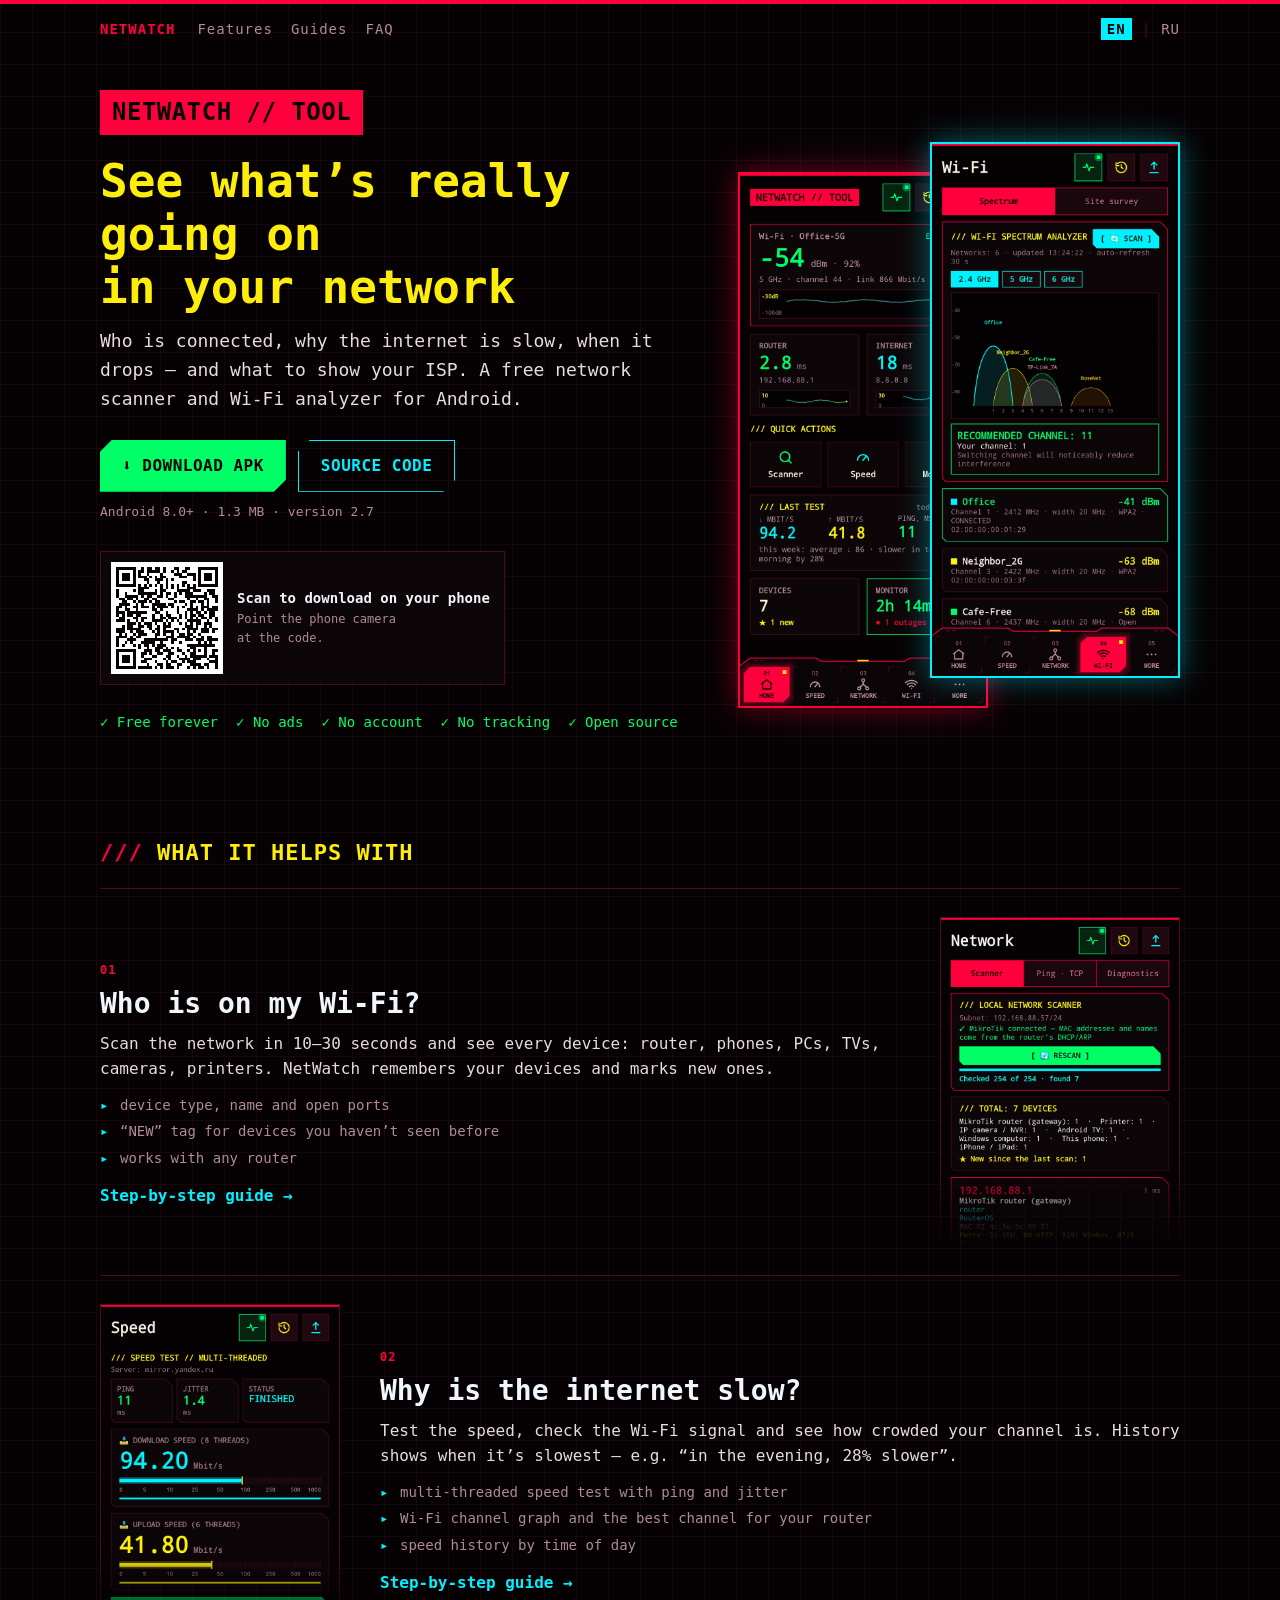
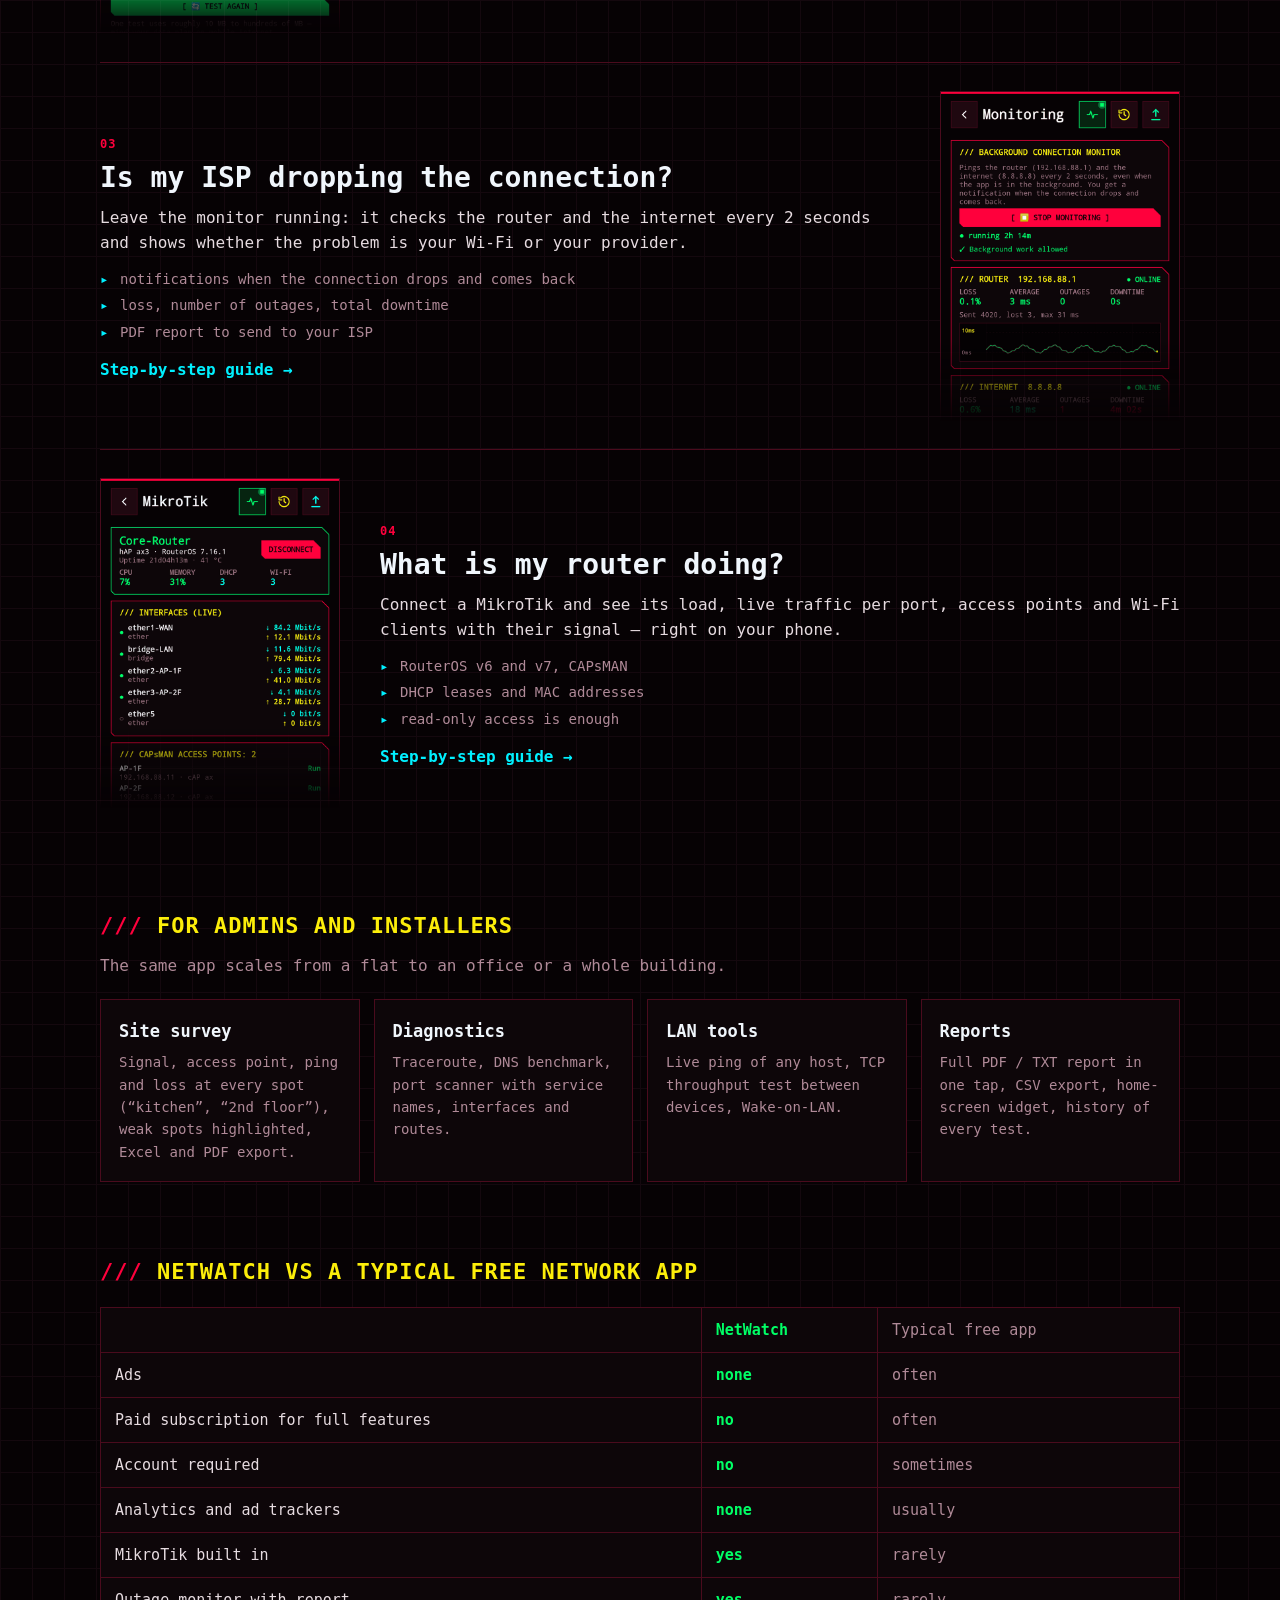
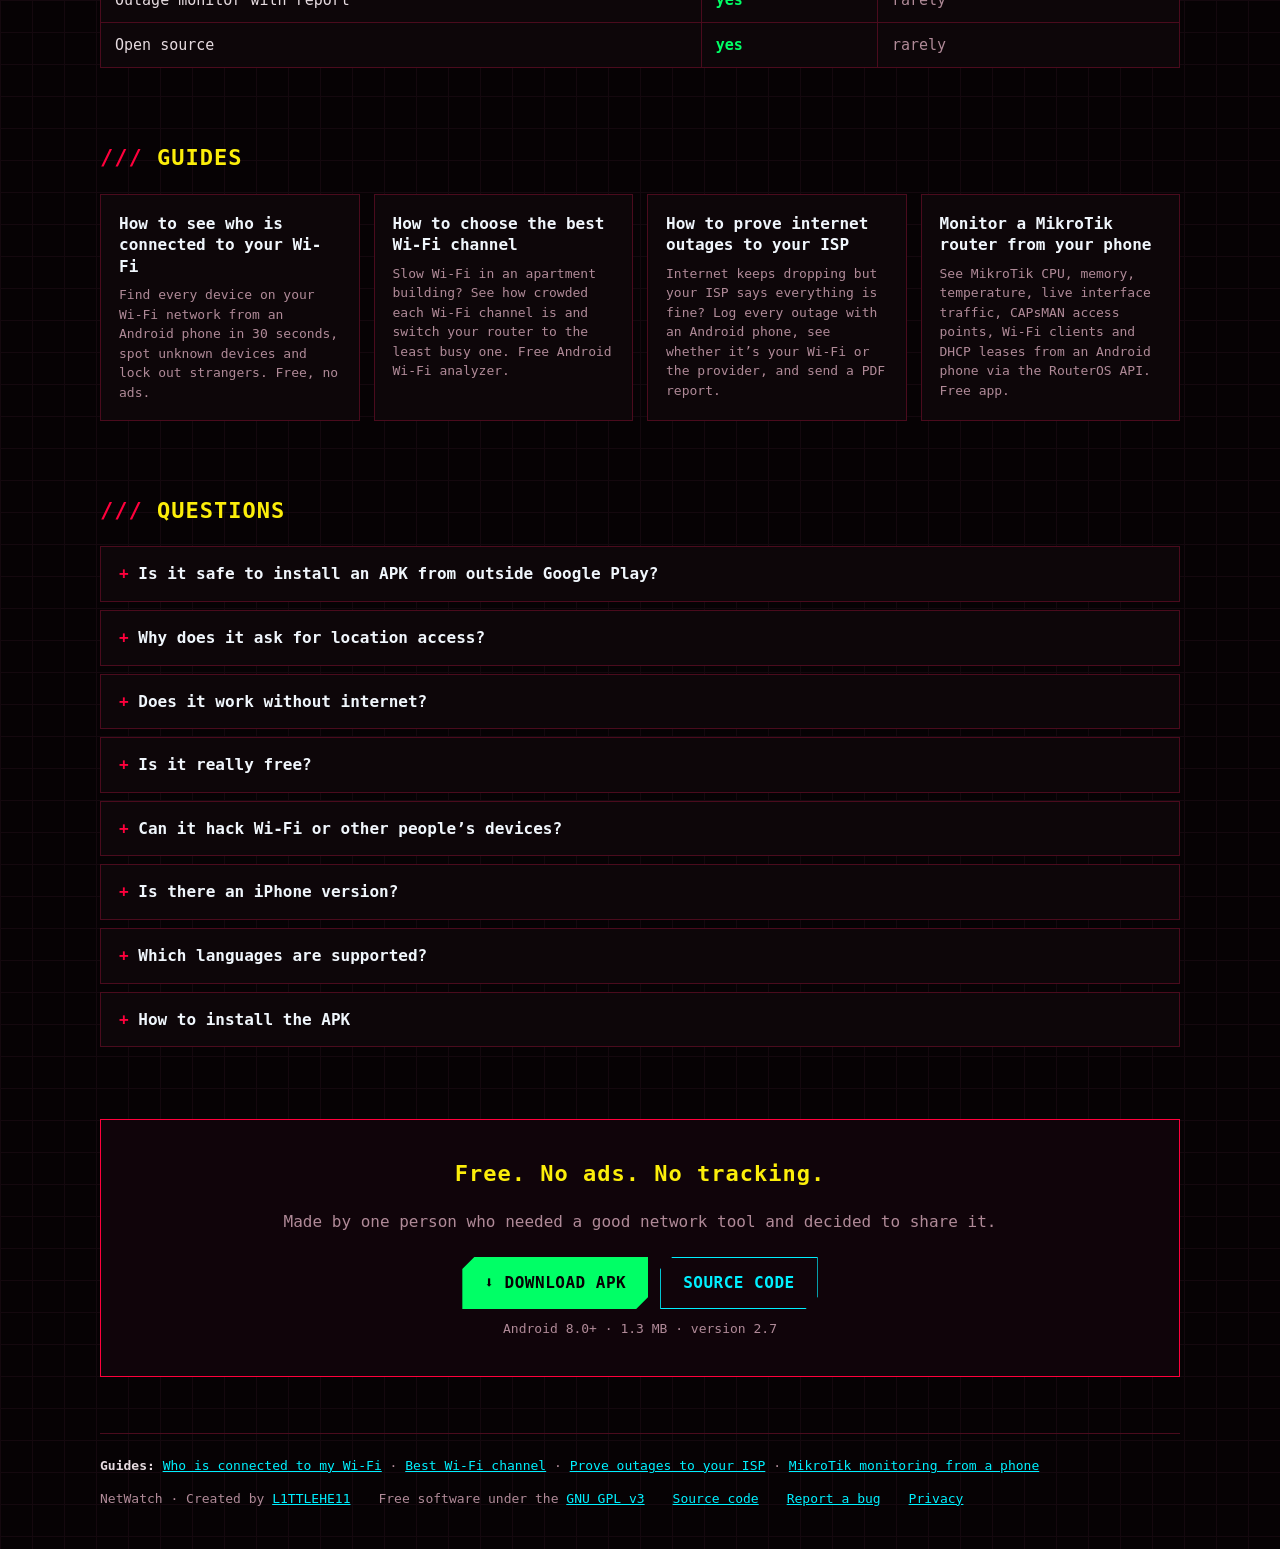
<file: docs/index.html>
<!doctype html>
<html lang="en">
<head>
<meta charset="utf-8">
<meta name="viewport" content="width=device-width, initial-scale=1">
<title>NetWatch — free network scanner and Wi-Fi analyzer for Android</title>
<script>
(function(){try{var s=localStorage.getItem('nw_lang');var l=(navigator.languages&&navigator.languages[0])||navigator.language||'';
if(s==='ru'||(!s&&/^ru\b/i.test(l))){location.replace('ru/'+location.pathname.split('/').pop()+location.hash)}}catch(e){}})();
</script><meta name="description" content="See who is connected to your Wi-Fi, why the internet is slow and when it drops. Free Android network scanner, Wi-Fi channel analyzer, speed test, outage monitor and MikroTik client. No ads, no tracking, open source.">
<link rel="canonical" href="https://l1ttlehe11.github.io/NetWatch/">
<link rel="alternate" hreflang="en" href="https://l1ttlehe11.github.io/NetWatch/">
<link rel="alternate" hreflang="ru" href="https://l1ttlehe11.github.io/NetWatch/ru/">
<link rel="alternate" hreflang="x-default" href="https://l1ttlehe11.github.io/NetWatch/">
<link rel="icon" type="image/png" href="favicon.png">
<link rel="apple-touch-icon" href="icon.png">
<meta name="theme-color" content="#060204">
<meta name="google-site-verification" content="73bEWeKZudAkoXP2J-p7vwRAxgpCITMQ5KphX1IdUsE">
<meta property="og:type" content="website">
<meta property="og:title" content="NetWatch — see what’s really going on in your network">
<meta property="og:description" content="See who is connected to your Wi-Fi, why the internet is slow and when it drops. Free Android network scanner, Wi-Fi channel analyzer, speed test, outage monitor and MikroTik client. No ads, no tracking, open source.">
<meta property="og:image" content="https://l1ttlehe11.github.io/NetWatch/og.png">
<meta property="og:url" content="https://l1ttlehe11.github.io/NetWatch/">
<meta property="og:locale" content="en_US">
<meta property="og:locale:alternate" content="ru_RU">
<meta name="twitter:card" content="summary_large_image">
<meta name="keywords" content="network scanner, who is on my wifi, wifi analyzer, best wifi channel, lan scanner, ip scanner, speed test, internet outage monitor, ping, traceroute, port scanner, mikrotik, routeros, capsman, android">
<script type="application/ld+json">
{
 "@context": "https://schema.org",
 "@type": "SoftwareApplication",
 "name": "NetWatch: Network Scanner",
 "alternateName": "NetWatch",
 "operatingSystem": "Android 8.0+",
 "applicationCategory": "UtilitiesApplication",
 "softwareVersion": "2.7",
 "fileSize": "1.3 MB",
 "inLanguage": [
  "en",
  "ru"
 ],
 "license": "https://www.gnu.org/licenses/gpl-3.0.html",
 "isAccessibleForFree": true,
 "offers": {
  "@type": "Offer",
  "price": "0",
  "priceCurrency": "USD"
 },
 "downloadUrl": "https://github.com/L1TTLEHE11/NetWatch/raw/main/apk/NetWatch-2.7-universal.apk",
 "codeRepository": "https://github.com/L1TTLEHE11/NetWatch",
 "image": "https://l1ttlehe11.github.io/NetWatch/icon.png",
 "screenshot": [
  "https://l1ttlehe11.github.io/NetWatch/screenshots/en/1_home.png",
  "https://l1ttlehe11.github.io/NetWatch/screenshots/en/3_scan.png",
  "https://l1ttlehe11.github.io/NetWatch/screenshots/en/4_wifi.png",
  "https://l1ttlehe11.github.io/NetWatch/screenshots/en/2_speed.png"
 ],
 "author": {
  "@type": "Person",
  "name": "L1TTLEHE11",
  "url": "https://github.com/L1TTLEHE11"
 },
 "description": "See who is connected to your Wi-Fi, why the internet is slow and when it drops. Free Android network scanner, Wi-Fi channel analyzer, speed test, outage monitor and MikroTik client. No ads, no tracking, open source."
}
</script>
<script type="application/ld+json">
{
 "@context": "https://schema.org",
 "@type": "FAQPage",
 "mainEntity": [
  {
   "@type": "Question",
   "name": "Is it safe to install an APK from outside Google Play?",
   "acceptedAnswer": {
    "@type": "Answer",
    "text": "NetWatch is open source: anyone can read the code it is built from. Every version is signed with the same key, and its SHA-256 checksum is published on GitHub. The app has no ads, no trackers and needs no account."
   }
  },
  {
   "@type": "Question",
   "name": "Why does it ask for location access?",
   "acceptedAnswer": {
    "@type": "Answer",
    "text": "Android hides the Wi-Fi network name and scan results from apps without it. NetWatch never reads or stores your coordinates."
   }
  },
  {
   "@type": "Question",
   "name": "Does it work without internet?",
   "acceptedAnswer": {
    "@type": "Answer",
    "text": "Yes: the network scanner, Wi-Fi analyzer, ping, ports, site survey and MikroTik work inside your local network. Only the speed test and internet checks need a connection."
   }
  },
  {
   "@type": "Question",
   "name": "Is it really free?",
   "acceptedAnswer": {
    "@type": "Answer",
    "text": "Yes. There is no paid version, no subscription and no ads. NetWatch is free software under the GNU GPL v3."
   }
  },
  {
   "@type": "Question",
   "name": "Can it hack Wi-Fi or other people’s devices?",
   "acceptedAnswer": {
    "@type": "Answer",
    "text": "No. NetWatch is a diagnostic tool: it shows what is on your network and how it performs. Use it only on networks you own or have permission to check."
   }
  },
  {
   "@type": "Question",
   "name": "Is there an iPhone version?",
   "acceptedAnswer": {
    "@type": "Answer",
    "text": "No, NetWatch is for Android 8.0 and newer, including tablets and Android TV boxes."
   }
  },
  {
   "@type": "Question",
   "name": "Which languages are supported?",
   "acceptedAnswer": {
    "@type": "Answer",
    "text": "English and Russian; the app follows your system language. You can help translate it into yours."
   }
  }
 ]
}
</script>
<link rel="stylesheet" href="site.css?v=99fa63cf">
</head>
<body>
<div class="top"></div>
<div class="wrap">
<nav class="bar"><a class="mark" href="./">NETWATCH</a><span class="links"><a href="#scenarios">Features</a><a href="#guides">Guides</a><a href="#faq">FAQ</a></span><span class="lang"><b aria-current="true">EN</b><span class="sep">|</span><a href="ru/" hreflang="ru" lang="ru" data-lang="ru">RU</a></span></nav>

<header class="hero">
  <div>
    <span class="logo">NETWATCH // TOOL</span>
    <h1>See what’s really going on in&nbsp;your&nbsp;network</h1>
    <p class="lead">Who is connected, why the internet is slow, when it drops — and what to show your ISP. A free network scanner and Wi-Fi analyzer for Android.</p>
    <div class="dl">
      <div><div class="cta">
      <a class="btn main" href="https://github.com/L1TTLEHE11/NetWatch/raw/main/apk/NetWatch-2.7-universal.apk">⬇ DOWNLOAD APK</a>
      <a class="btn alt" href="https://github.com/L1TTLEHE11/NetWatch">SOURCE CODE</a>
    </div>
    <div class="meta">Android 8.0+ · 1.3 MB · version 2.7</div></div>
      <div class="qr"><svg viewBox="0 0 41 41" width="168" height="168" shape-rendering="crispEdges" role="img" aria-label="QR"><rect width="41" height="41" fill="#fff"/><path d="M2,2h1v1h-1zM3,2h1v1h-1zM4,2h1v1h-1zM5,2h1v1h-1zM6,2h1v1h-1zM7,2h1v1h-1zM8,2h1v1h-1zM11,2h1v1h-1zM13,2h1v1h-1zM14,2h1v1h-1zM16,2h1v1h-1zM17,2h1v1h-1zM19,2h1v1h-1zM23,2h1v1h-1zM24,2h1v1h-1zM27,2h1v1h-1zM28,2h1v1h-1zM32,2h1v1h-1zM33,2h1v1h-1zM34,2h1v1h-1zM35,2h1v1h-1zM36,2h1v1h-1zM37,2h1v1h-1zM38,2h1v1h-1zM2,3h1v1h-1zM8,3h1v1h-1zM10,3h1v1h-1zM11,3h1v1h-1zM13,3h1v1h-1zM14,3h1v1h-1zM15,3h1v1h-1zM16,3h1v1h-1zM17,3h1v1h-1zM19,3h1v1h-1zM22,3h1v1h-1zM24,3h1v1h-1zM26,3h1v1h-1zM27,3h1v1h-1zM32,3h1v1h-1zM38,3h1v1h-1zM2,4h1v1h-1zM4,4h1v1h-1zM5,4h1v1h-1zM6,4h1v1h-1zM8,4h1v1h-1zM10,4h1v1h-1zM13,4h1v1h-1zM18,4h1v1h-1zM23,4h1v1h-1zM24,4h1v1h-1zM25,4h1v1h-1zM28,4h1v1h-1zM29,4h1v1h-1zM30,4h1v1h-1zM32,4h1v1h-1zM34,4h1v1h-1zM35,4h1v1h-1zM36,4h1v1h-1zM38,4h1v1h-1zM2,5h1v1h-1zM4,5h1v1h-1zM5,5h1v1h-1zM6,5h1v1h-1zM8,5h1v1h-1zM10,5h1v1h-1zM11,5h1v1h-1zM12,5h1v1h-1zM14,5h1v1h-1zM16,5h1v1h-1zM18,5h1v1h-1zM19,5h1v1h-1zM25,5h1v1h-1zM26,5h1v1h-1zM27,5h1v1h-1zM30,5h1v1h-1zM32,5h1v1h-1zM34,5h1v1h-1zM35,5h1v1h-1zM36,5h1v1h-1zM38,5h1v1h-1zM2,6h1v1h-1zM4,6h1v1h-1zM5,6h1v1h-1zM6,6h1v1h-1zM8,6h1v1h-1zM12,6h1v1h-1zM13,6h1v1h-1zM16,6h1v1h-1zM17,6h1v1h-1zM18,6h1v1h-1zM20,6h1v1h-1zM22,6h1v1h-1zM30,6h1v1h-1zM32,6h1v1h-1zM34,6h1v1h-1zM35,6h1v1h-1zM36,6h1v1h-1zM38,6h1v1h-1zM2,7h1v1h-1zM8,7h1v1h-1zM13,7h1v1h-1zM17,7h1v1h-1zM20,7h1v1h-1zM26,7h1v1h-1zM27,7h1v1h-1zM32,7h1v1h-1zM38,7h1v1h-1zM2,8h1v1h-1zM3,8h1v1h-1zM4,8h1v1h-1zM5,8h1v1h-1zM6,8h1v1h-1zM7,8h1v1h-1zM8,8h1v1h-1zM10,8h1v1h-1zM12,8h1v1h-1zM14,8h1v1h-1zM16,8h1v1h-1zM18,8h1v1h-1zM20,8h1v1h-1zM22,8h1v1h-1zM24,8h1v1h-1zM26,8h1v1h-1zM28,8h1v1h-1zM30,8h1v1h-1zM32,8h1v1h-1zM33,8h1v1h-1zM34,8h1v1h-1zM35,8h1v1h-1zM36,8h1v1h-1zM37,8h1v1h-1zM38,8h1v1h-1zM10,9h1v1h-1zM11,9h1v1h-1zM12,9h1v1h-1zM13,9h1v1h-1zM18,9h1v1h-1zM20,9h1v1h-1zM22,9h1v1h-1zM24,9h1v1h-1zM28,9h1v1h-1zM29,9h1v1h-1zM30,9h1v1h-1zM2,10h1v1h-1zM8,10h1v1h-1zM10,10h1v1h-1zM11,10h1v1h-1zM16,10h1v1h-1zM18,10h1v1h-1zM19,10h1v1h-1zM24,10h1v1h-1zM25,10h1v1h-1zM26,10h1v1h-1zM27,10h1v1h-1zM28,10h1v1h-1zM30,10h1v1h-1zM31,10h1v1h-1zM32,10h1v1h-1zM35,10h1v1h-1zM36,10h1v1h-1zM37,10h1v1h-1zM2,11h1v1h-1zM5,11h1v1h-1zM10,11h1v1h-1zM11,11h1v1h-1zM12,11h1v1h-1zM13,11h1v1h-1zM14,11h1v1h-1zM15,11h1v1h-1zM16,11h1v1h-1zM18,11h1v1h-1zM20,11h1v1h-1zM21,11h1v1h-1zM23,11h1v1h-1zM25,11h1v1h-1zM27,11h1v1h-1zM28,11h1v1h-1zM29,11h1v1h-1zM34,11h1v1h-1zM36,11h1v1h-1zM37,11h1v1h-1zM2,12h1v1h-1zM5,12h1v1h-1zM6,12h1v1h-1zM7,12h1v1h-1zM8,12h1v1h-1zM9,12h1v1h-1zM11,12h1v1h-1zM13,12h1v1h-1zM14,12h1v1h-1zM17,12h1v1h-1zM18,12h1v1h-1zM20,12h1v1h-1zM23,12h1v1h-1zM27,12h1v1h-1zM28,12h1v1h-1zM29,12h1v1h-1zM30,12h1v1h-1zM31,12h1v1h-1zM32,12h1v1h-1zM33,12h1v1h-1zM34,12h1v1h-1zM37,12h1v1h-1zM38,12h1v1h-1zM3,13h1v1h-1zM4,13h1v1h-1zM6,13h1v1h-1zM7,13h1v1h-1zM9,13h1v1h-1zM12,13h1v1h-1zM13,13h1v1h-1zM15,13h1v1h-1zM16,13h1v1h-1zM21,13h1v1h-1zM22,13h1v1h-1zM28,13h1v1h-1zM31,13h1v1h-1zM34,13h1v1h-1zM35,13h1v1h-1zM38,13h1v1h-1zM4,14h1v1h-1zM5,14h1v1h-1zM8,14h1v1h-1zM10,14h1v1h-1zM11,14h1v1h-1zM12,14h1v1h-1zM14,14h1v1h-1zM16,14h1v1h-1zM17,14h1v1h-1zM23,14h1v1h-1zM25,14h1v1h-1zM26,14h1v1h-1zM29,14h1v1h-1zM30,14h1v1h-1zM32,14h1v1h-1zM33,14h1v1h-1zM35,14h1v1h-1zM38,14h1v1h-1zM3,15h1v1h-1zM4,15h1v1h-1zM5,15h1v1h-1zM6,15h1v1h-1zM9,15h1v1h-1zM11,15h1v1h-1zM15,15h1v1h-1zM16,15h1v1h-1zM17,15h1v1h-1zM18,15h1v1h-1zM19,15h1v1h-1zM21,15h1v1h-1zM22,15h1v1h-1zM27,15h1v1h-1zM29,15h1v1h-1zM33,15h1v1h-1zM35,15h1v1h-1zM2,16h1v1h-1zM3,16h1v1h-1zM5,16h1v1h-1zM8,16h1v1h-1zM9,16h1v1h-1zM11,16h1v1h-1zM12,16h1v1h-1zM13,16h1v1h-1zM15,16h1v1h-1zM17,16h1v1h-1zM18,16h1v1h-1zM19,16h1v1h-1zM20,16h1v1h-1zM22,16h1v1h-1zM24,16h1v1h-1zM26,16h1v1h-1zM29,16h1v1h-1zM31,16h1v1h-1zM33,16h1v1h-1zM34,16h1v1h-1zM35,16h1v1h-1zM37,16h1v1h-1zM38,16h1v1h-1zM2,17h1v1h-1zM5,17h1v1h-1zM6,17h1v1h-1zM9,17h1v1h-1zM15,17h1v1h-1zM16,17h1v1h-1zM18,17h1v1h-1zM24,17h1v1h-1zM28,17h1v1h-1zM29,17h1v1h-1zM30,17h1v1h-1zM31,17h1v1h-1zM33,17h1v1h-1zM35,17h1v1h-1zM36,17h1v1h-1zM37,17h1v1h-1zM38,17h1v1h-1zM2,18h1v1h-1zM3,18h1v1h-1zM4,18h1v1h-1zM6,18h1v1h-1zM7,18h1v1h-1zM8,18h1v1h-1zM9,18h1v1h-1zM10,18h1v1h-1zM11,18h1v1h-1zM12,18h1v1h-1zM16,18h1v1h-1zM17,18h1v1h-1zM20,18h1v1h-1zM24,18h1v1h-1zM27,18h1v1h-1zM29,18h1v1h-1zM31,18h1v1h-1zM32,18h1v1h-1zM34,18h1v1h-1zM36,18h1v1h-1zM37,18h1v1h-1zM2,19h1v1h-1zM4,19h1v1h-1zM6,19h1v1h-1zM7,19h1v1h-1zM9,19h1v1h-1zM10,19h1v1h-1zM15,19h1v1h-1zM18,19h1v1h-1zM20,19h1v1h-1zM21,19h1v1h-1zM25,19h1v1h-1zM27,19h1v1h-1zM29,19h1v1h-1zM30,19h1v1h-1zM32,19h1v1h-1zM33,19h1v1h-1zM36,19h1v1h-1zM37,19h1v1h-1zM3,20h1v1h-1zM4,20h1v1h-1zM8,20h1v1h-1zM9,20h1v1h-1zM11,20h1v1h-1zM12,20h1v1h-1zM15,20h1v1h-1zM18,20h1v1h-1zM19,20h1v1h-1zM21,20h1v1h-1zM22,20h1v1h-1zM23,20h1v1h-1zM25,20h1v1h-1zM27,20h1v1h-1zM29,20h1v1h-1zM31,20h1v1h-1zM33,20h1v1h-1zM34,20h1v1h-1zM36,20h1v1h-1zM38,20h1v1h-1zM2,21h1v1h-1zM3,21h1v1h-1zM4,21h1v1h-1zM6,21h1v1h-1zM9,21h1v1h-1zM11,21h1v1h-1zM15,21h1v1h-1zM16,21h1v1h-1zM17,21h1v1h-1zM18,21h1v1h-1zM20,21h1v1h-1zM22,21h1v1h-1zM24,21h1v1h-1zM28,21h1v1h-1zM29,21h1v1h-1zM30,21h1v1h-1zM31,21h1v1h-1zM32,21h1v1h-1zM35,21h1v1h-1zM38,21h1v1h-1zM6,22h1v1h-1zM7,22h1v1h-1zM8,22h1v1h-1zM10,22h1v1h-1zM12,22h1v1h-1zM13,22h1v1h-1zM14,22h1v1h-1zM16,22h1v1h-1zM19,22h1v1h-1zM21,22h1v1h-1zM25,22h1v1h-1zM27,22h1v1h-1zM29,22h1v1h-1zM31,22h1v1h-1zM32,22h1v1h-1zM34,22h1v1h-1zM35,22h1v1h-1zM36,22h1v1h-1zM4,23h1v1h-1zM6,23h1v1h-1zM7,23h1v1h-1zM10,23h1v1h-1zM11,23h1v1h-1zM13,23h1v1h-1zM14,23h1v1h-1zM17,23h1v1h-1zM19,23h1v1h-1zM20,23h1v1h-1zM21,23h1v1h-1zM27,23h1v1h-1zM28,23h1v1h-1zM29,23h1v1h-1zM31,23h1v1h-1zM34,23h1v1h-1zM36,23h1v1h-1zM2,24h1v1h-1zM3,24h1v1h-1zM4,24h1v1h-1zM6,24h1v1h-1zM7,24h1v1h-1zM8,24h1v1h-1zM9,24h1v1h-1zM10,24h1v1h-1zM14,24h1v1h-1zM16,24h1v1h-1zM17,24h1v1h-1zM19,24h1v1h-1zM23,24h1v1h-1zM24,24h1v1h-1zM26,24h1v1h-1zM28,24h1v1h-1zM29,24h1v1h-1zM30,24h1v1h-1zM31,24h1v1h-1zM33,24h1v1h-1zM34,24h1v1h-1zM35,24h1v1h-1zM37,24h1v1h-1zM38,24h1v1h-1zM2,25h1v1h-1zM3,25h1v1h-1zM4,25h1v1h-1zM7,25h1v1h-1zM9,25h1v1h-1zM10,25h1v1h-1zM11,25h1v1h-1zM15,25h1v1h-1zM17,25h1v1h-1zM19,25h1v1h-1zM20,25h1v1h-1zM21,25h1v1h-1zM22,25h1v1h-1zM24,25h1v1h-1zM28,25h1v1h-1zM30,25h1v1h-1zM33,25h1v1h-1zM34,25h1v1h-1zM35,25h1v1h-1zM37,25h1v1h-1zM3,26h1v1h-1zM5,26h1v1h-1zM8,26h1v1h-1zM10,26h1v1h-1zM11,26h1v1h-1zM12,26h1v1h-1zM16,26h1v1h-1zM17,26h1v1h-1zM19,26h1v1h-1zM22,26h1v1h-1zM25,26h1v1h-1zM26,26h1v1h-1zM28,26h1v1h-1zM29,26h1v1h-1zM32,26h1v1h-1zM2,27h1v1h-1zM3,27h1v1h-1zM4,27h1v1h-1zM5,27h1v1h-1zM7,27h1v1h-1zM9,27h1v1h-1zM10,27h1v1h-1zM16,27h1v1h-1zM20,27h1v1h-1zM21,27h1v1h-1zM22,27h1v1h-1zM24,27h1v1h-1zM25,27h1v1h-1zM26,27h1v1h-1zM27,27h1v1h-1zM28,27h1v1h-1zM30,27h1v1h-1zM33,27h1v1h-1zM35,27h1v1h-1zM36,27h1v1h-1zM2,28h1v1h-1zM6,28h1v1h-1zM7,28h1v1h-1zM8,28h1v1h-1zM12,28h1v1h-1zM13,28h1v1h-1zM14,28h1v1h-1zM15,28h1v1h-1zM16,28h1v1h-1zM17,28h1v1h-1zM18,28h1v1h-1zM19,28h1v1h-1zM20,28h1v1h-1zM22,28h1v1h-1zM23,28h1v1h-1zM27,28h1v1h-1zM28,28h1v1h-1zM29,28h1v1h-1zM31,28h1v1h-1zM32,28h1v1h-1zM33,28h1v1h-1zM35,28h1v1h-1zM36,28h1v1h-1zM37,28h1v1h-1zM38,28h1v1h-1zM2,29h1v1h-1zM5,29h1v1h-1zM7,29h1v1h-1zM11,29h1v1h-1zM12,29h1v1h-1zM13,29h1v1h-1zM14,29h1v1h-1zM15,29h1v1h-1zM18,29h1v1h-1zM22,29h1v1h-1zM25,29h1v1h-1zM32,29h1v1h-1zM34,29h1v1h-1zM36,29h1v1h-1zM2,30h1v1h-1zM4,30h1v1h-1zM8,30h1v1h-1zM10,30h1v1h-1zM12,30h1v1h-1zM13,30h1v1h-1zM15,30h1v1h-1zM17,30h1v1h-1zM18,30h1v1h-1zM19,30h1v1h-1zM28,30h1v1h-1zM29,30h1v1h-1zM30,30h1v1h-1zM31,30h1v1h-1zM32,30h1v1h-1zM33,30h1v1h-1zM34,30h1v1h-1zM35,30h1v1h-1zM36,30h1v1h-1zM37,30h1v1h-1zM10,31h1v1h-1zM13,31h1v1h-1zM16,31h1v1h-1zM17,31h1v1h-1zM18,31h1v1h-1zM20,31h1v1h-1zM22,31h1v1h-1zM24,31h1v1h-1zM29,31h1v1h-1zM30,31h1v1h-1zM34,31h1v1h-1zM2,32h1v1h-1zM3,32h1v1h-1zM4,32h1v1h-1zM5,32h1v1h-1zM6,32h1v1h-1zM7,32h1v1h-1zM8,32h1v1h-1zM12,32h1v1h-1zM13,32h1v1h-1zM14,32h1v1h-1zM16,32h1v1h-1zM17,32h1v1h-1zM19,32h1v1h-1zM20,32h1v1h-1zM21,32h1v1h-1zM24,32h1v1h-1zM25,32h1v1h-1zM28,32h1v1h-1zM30,32h1v1h-1zM32,32h1v1h-1zM34,32h1v1h-1zM37,32h1v1h-1zM38,32h1v1h-1zM2,33h1v1h-1zM8,33h1v1h-1zM11,33h1v1h-1zM12,33h1v1h-1zM14,33h1v1h-1zM17,33h1v1h-1zM18,33h1v1h-1zM21,33h1v1h-1zM22,33h1v1h-1zM26,33h1v1h-1zM29,33h1v1h-1zM30,33h1v1h-1zM34,33h1v1h-1zM37,33h1v1h-1zM2,34h1v1h-1zM4,34h1v1h-1zM5,34h1v1h-1zM6,34h1v1h-1zM8,34h1v1h-1zM11,34h1v1h-1zM15,34h1v1h-1zM16,34h1v1h-1zM20,34h1v1h-1zM21,34h1v1h-1zM24,34h1v1h-1zM27,34h1v1h-1zM29,34h1v1h-1zM30,34h1v1h-1zM31,34h1v1h-1zM32,34h1v1h-1zM33,34h1v1h-1zM34,34h1v1h-1zM36,34h1v1h-1zM37,34h1v1h-1zM38,34h1v1h-1zM2,35h1v1h-1zM4,35h1v1h-1zM5,35h1v1h-1zM6,35h1v1h-1zM8,35h1v1h-1zM12,35h1v1h-1zM13,35h1v1h-1zM14,35h1v1h-1zM19,35h1v1h-1zM21,35h1v1h-1zM25,35h1v1h-1zM26,35h1v1h-1zM27,35h1v1h-1zM28,35h1v1h-1zM30,35h1v1h-1zM31,35h1v1h-1zM32,35h1v1h-1zM35,35h1v1h-1zM38,35h1v1h-1zM2,36h1v1h-1zM4,36h1v1h-1zM5,36h1v1h-1zM6,36h1v1h-1zM8,36h1v1h-1zM11,36h1v1h-1zM12,36h1v1h-1zM16,36h1v1h-1zM20,36h1v1h-1zM22,36h1v1h-1zM23,36h1v1h-1zM26,36h1v1h-1zM28,36h1v1h-1zM29,36h1v1h-1zM30,36h1v1h-1zM36,36h1v1h-1zM37,36h1v1h-1zM38,36h1v1h-1zM2,37h1v1h-1zM8,37h1v1h-1zM13,37h1v1h-1zM17,37h1v1h-1zM18,37h1v1h-1zM20,37h1v1h-1zM21,37h1v1h-1zM24,37h1v1h-1zM25,37h1v1h-1zM29,37h1v1h-1zM30,37h1v1h-1zM31,37h1v1h-1zM32,37h1v1h-1zM34,37h1v1h-1zM35,37h1v1h-1zM38,37h1v1h-1zM2,38h1v1h-1zM3,38h1v1h-1zM4,38h1v1h-1zM5,38h1v1h-1zM6,38h1v1h-1zM7,38h1v1h-1zM8,38h1v1h-1zM10,38h1v1h-1zM11,38h1v1h-1zM12,38h1v1h-1zM13,38h1v1h-1zM14,38h1v1h-1zM16,38h1v1h-1zM18,38h1v1h-1zM20,38h1v1h-1zM21,38h1v1h-1zM22,38h1v1h-1zM24,38h1v1h-1zM28,38h1v1h-1zM30,38h1v1h-1zM32,38h1v1h-1zM33,38h1v1h-1zM35,38h1v1h-1zM38,38h1v1h-1z" fill="#060204"/></svg><div><b>Scan to download on your phone</b><span>Point the phone camera at the code.</span></div></div>
    </div>
    <ul class="trust"><li>Free forever</li><li>No ads</li><li>No account</li><li>No tracking</li><li>Open source</li></ul>
  </div>
  <div class="phones" aria-hidden="true">
    <img src="screenshots/en/1_home.png" alt="" width="720" height="1558">
    <img src="screenshots/en/4_wifi.png" alt="" width="720" height="1558">
  </div>
</header>

<section id="scenarios">
  <h2>WHAT IT HELPS WITH</h2>
  <article class="scen">
    <div class="txt">
      <span class="n">01</span>
      <h3>Who is on my Wi-Fi?</h3>
      <p>Scan the network in 10–30 seconds and see every device: router, phones, PCs, TVs, cameras, printers. NetWatch remembers your devices and marks new ones.</p>
      <ul class="ticks"><li>device type, name and open ports</li><li>“NEW” tag for devices you haven’t seen before</li><li>works with any router</li></ul>
      <a class="more" href="who-is-on-my-wifi.html">Step-by-step guide →</a>
    </div>
    <div class="crop"><img src="screenshots/en/3_scan.png" alt="Who is on my Wi-Fi?" loading="lazy" width="720" height="1558"></div>
  </article>
  <article class="scen rev">
    <div class="txt">
      <span class="n">02</span>
      <h3>Why is the internet slow?</h3>
      <p>Test the speed, check the Wi-Fi signal and see how crowded your channel is. History shows when it’s slowest — e.g. “in the evening, 28% slower”.</p>
      <ul class="ticks"><li>multi-threaded speed test with ping and jitter</li><li>Wi-Fi channel graph and the best channel for your router</li><li>speed history by time of day</li></ul>
      <a class="more" href="best-wifi-channel.html">Step-by-step guide →</a>
    </div>
    <div class="crop"><img src="screenshots/en/2_speed.png" alt="Why is the internet slow?" loading="lazy" width="720" height="1558"></div>
  </article>
  <article class="scen">
    <div class="txt">
      <span class="n">03</span>
      <h3>Is my ISP dropping the connection?</h3>
      <p>Leave the monitor running: it checks the router and the internet every 2 seconds and shows whether the problem is your Wi-Fi or your provider.</p>
      <ul class="ticks"><li>notifications when the connection drops and comes back</li><li>loss, number of outages, total downtime</li><li>PDF report to send to your ISP</li></ul>
      <a class="more" href="prove-internet-outages.html">Step-by-step guide →</a>
    </div>
    <div class="crop"><img src="screenshots/en/5_monitor.png" alt="Is my ISP dropping the connection?" loading="lazy" width="720" height="1558"></div>
  </article>
  <article class="scen rev">
    <div class="txt">
      <span class="n">04</span>
      <h3>What is my router doing?</h3>
      <p>Connect a MikroTik and see its load, live traffic per port, access points and Wi-Fi clients with their signal — right on your phone.</p>
      <ul class="ticks"><li>RouterOS v6 and v7, CAPsMAN</li><li>DHCP leases and MAC addresses</li><li>read-only access is enough</li></ul>
      <a class="more" href="mikrotik-monitoring-android.html">Step-by-step guide →</a>
    </div>
    <div class="crop"><img src="screenshots/en/6_mikrotik.png" alt="What is my router doing?" loading="lazy" width="720" height="1558"></div>
  </article>
</section>

<section>
  <h2>FOR ADMINS AND INSTALLERS</h2>
  <p class="sub">The same app scales from a flat to an office or a whole building.</p>
  <div class="grid">
    <div class="card"><b>Site survey</b><p>Signal, access point, ping and loss at every spot (“kitchen”, “2nd floor”), weak spots highlighted, Excel and PDF export.</p></div>
    <div class="card"><b>Diagnostics</b><p>Traceroute, DNS benchmark, port scanner with service names, interfaces and routes.</p></div>
    <div class="card"><b>LAN tools</b><p>Live ping of any host, TCP throughput test between devices, Wake-on-LAN.</p></div>
    <div class="card"><b>Reports</b><p>Full PDF / TXT report in one tap, CSV export, home-screen widget, history of every test.</p></div>
  </div>
</section>

<section>
  <h2>NETWATCH VS A TYPICAL FREE NETWORK APP</h2>
  <div class="tablewrap"><table class="cmp">
    <thead><tr><th></th><th class="yes">NetWatch</th><th>Typical free app</th></tr></thead>
    <tbody>
      <tr><th scope="row">Ads</th><td class="yes">none</td><td>often</td></tr>
      <tr><th scope="row">Paid subscription for full features</th><td class="yes">no</td><td>often</td></tr>
      <tr><th scope="row">Account required</th><td class="yes">no</td><td>sometimes</td></tr>
      <tr><th scope="row">Analytics and ad trackers</th><td class="yes">none</td><td>usually</td></tr>
      <tr><th scope="row">MikroTik built in</th><td class="yes">yes</td><td>rarely</td></tr>
      <tr><th scope="row">Outage monitor with report</th><td class="yes">yes</td><td>rarely</td></tr>
      <tr><th scope="row">Open source</th><td class="yes">yes</td><td>rarely</td></tr>
    </tbody>
  </table></div>
</section>

<section id="guides">
  <h2>GUIDES</h2>
  <div class="guides">
    <a class="guide" href="who-is-on-my-wifi.html"><b>How to see who is connected to your Wi-Fi</b><span>Find every device on your Wi-Fi network from an Android phone in 30 seconds, spot unknown devices and lock out strangers. Free, no ads.</span></a>
    <a class="guide" href="best-wifi-channel.html"><b>How to choose the best Wi-Fi channel</b><span>Slow Wi-Fi in an apartment building? See how crowded each Wi-Fi channel is and switch your router to the least busy one. Free Android Wi-Fi analyzer.</span></a>
    <a class="guide" href="prove-internet-outages.html"><b>How to prove internet outages to your ISP</b><span>Internet keeps dropping but your ISP says everything is fine? Log every outage with an Android phone, see whether it’s your Wi-Fi or the provider, and send a PDF report.</span></a>
    <a class="guide" href="mikrotik-monitoring-android.html"><b>Monitor a MikroTik router from your phone</b><span>See MikroTik CPU, memory, temperature, live interface traffic, CAPsMAN access points, Wi-Fi clients and DHCP leases from an Android phone via the RouterOS API. Free app.</span></a>
  </div>
</section>

<section id="faq">
  <h2>QUESTIONS</h2>
  <div class="faq">
    <details><summary>Is it safe to install an APK from outside Google Play?</summary><p>NetWatch is open source: anyone can read the code it is built from. Every version is signed with the same key, and its SHA-256 checksum is published on GitHub. The app has no ads, no trackers and needs no account.</p></details>
    <details><summary>Why does it ask for location access?</summary><p>Android hides the Wi-Fi network name and scan results from apps without it. NetWatch never reads or stores your coordinates.</p></details>
    <details><summary>Does it work without internet?</summary><p>Yes: the network scanner, Wi-Fi analyzer, ping, ports, site survey and MikroTik work inside your local network. Only the speed test and internet checks need a connection.</p></details>
    <details><summary>Is it really free?</summary><p>Yes. There is no paid version, no subscription and no ads. NetWatch is free software under the GNU GPL v3.</p></details>
    <details><summary>Can it hack Wi-Fi or other people’s devices?</summary><p>No. NetWatch is a diagnostic tool: it shows what is on your network and how it performs. Use it only on networks you own or have permission to check.</p></details>
    <details><summary>Is there an iPhone version?</summary><p>No, NetWatch is for Android 8.0 and newer, including tablets and Android TV boxes.</p></details>
    <details><summary>Which languages are supported?</summary><p>English and Russian; the app follows your system language. You can <a href="https://github.com/L1TTLEHE11/NetWatch/blob/main/CONTRIBUTING.md#translating">help translate it</a> into yours.</p></details>
    <details><summary>How to install the APK</summary><ol class="steps"><li>Download the APK on your phone (or scan the QR code).</li><li>Open the file and allow installs from this source.</li><li>Allow location access when asked — Android needs it to show the Wi-Fi network name.</li></ol><p>New versions arrive in the app: More → Settings → Updates.</p></details>
  </div>
</section>

<section class="final">
  <h2>Free. No ads. No tracking.</h2>
  <p class="sub">Made by one person who needed a good network tool and decided to share it.</p>
  <div class="cta center">
      <a class="btn main" href="https://github.com/L1TTLEHE11/NetWatch/raw/main/apk/NetWatch-2.7-universal.apk">⬇ DOWNLOAD APK</a>
      <a class="btn alt" href="https://github.com/L1TTLEHE11/NetWatch">SOURCE CODE</a>
    </div>
    <div class="meta center">Android 8.0+ · 1.3 MB · version 2.7</div>
</section>

<footer>
  <div class="fg"><b>Guides:</b> <a href="who-is-on-my-wifi.html">Who is connected to my Wi-Fi</a> · <a href="best-wifi-channel.html">Best Wi-Fi channel</a> · <a href="prove-internet-outages.html">Prove outages to your ISP</a> · <a href="mikrotik-monitoring-android.html">MikroTik monitoring from a phone</a></div>
  <div class="fl">
  <span>NetWatch · Created by <a href="https://github.com/L1TTLEHE11">L1TTLEHE11</a></span>
  <span>Free software under the <a href="https://github.com/L1TTLEHE11/NetWatch/blob/main/LICENSE">GNU GPL v3</a></span>
  <span><a href="https://github.com/L1TTLEHE11/NetWatch">Source code</a></span>
  <span><a href="https://github.com/L1TTLEHE11/NetWatch/issues">Report a bug</a></span>
  <span><a href="privacy.html">Privacy</a></span>
  </div>
</footer>
</div>
<script>
document.addEventListener('click',function(e){var a=e.target.closest('a[data-lang]');if(a){try{localStorage.setItem('nw_lang',a.dataset.lang)}catch(_){}}});
</script>
</body>
</html>
</file>
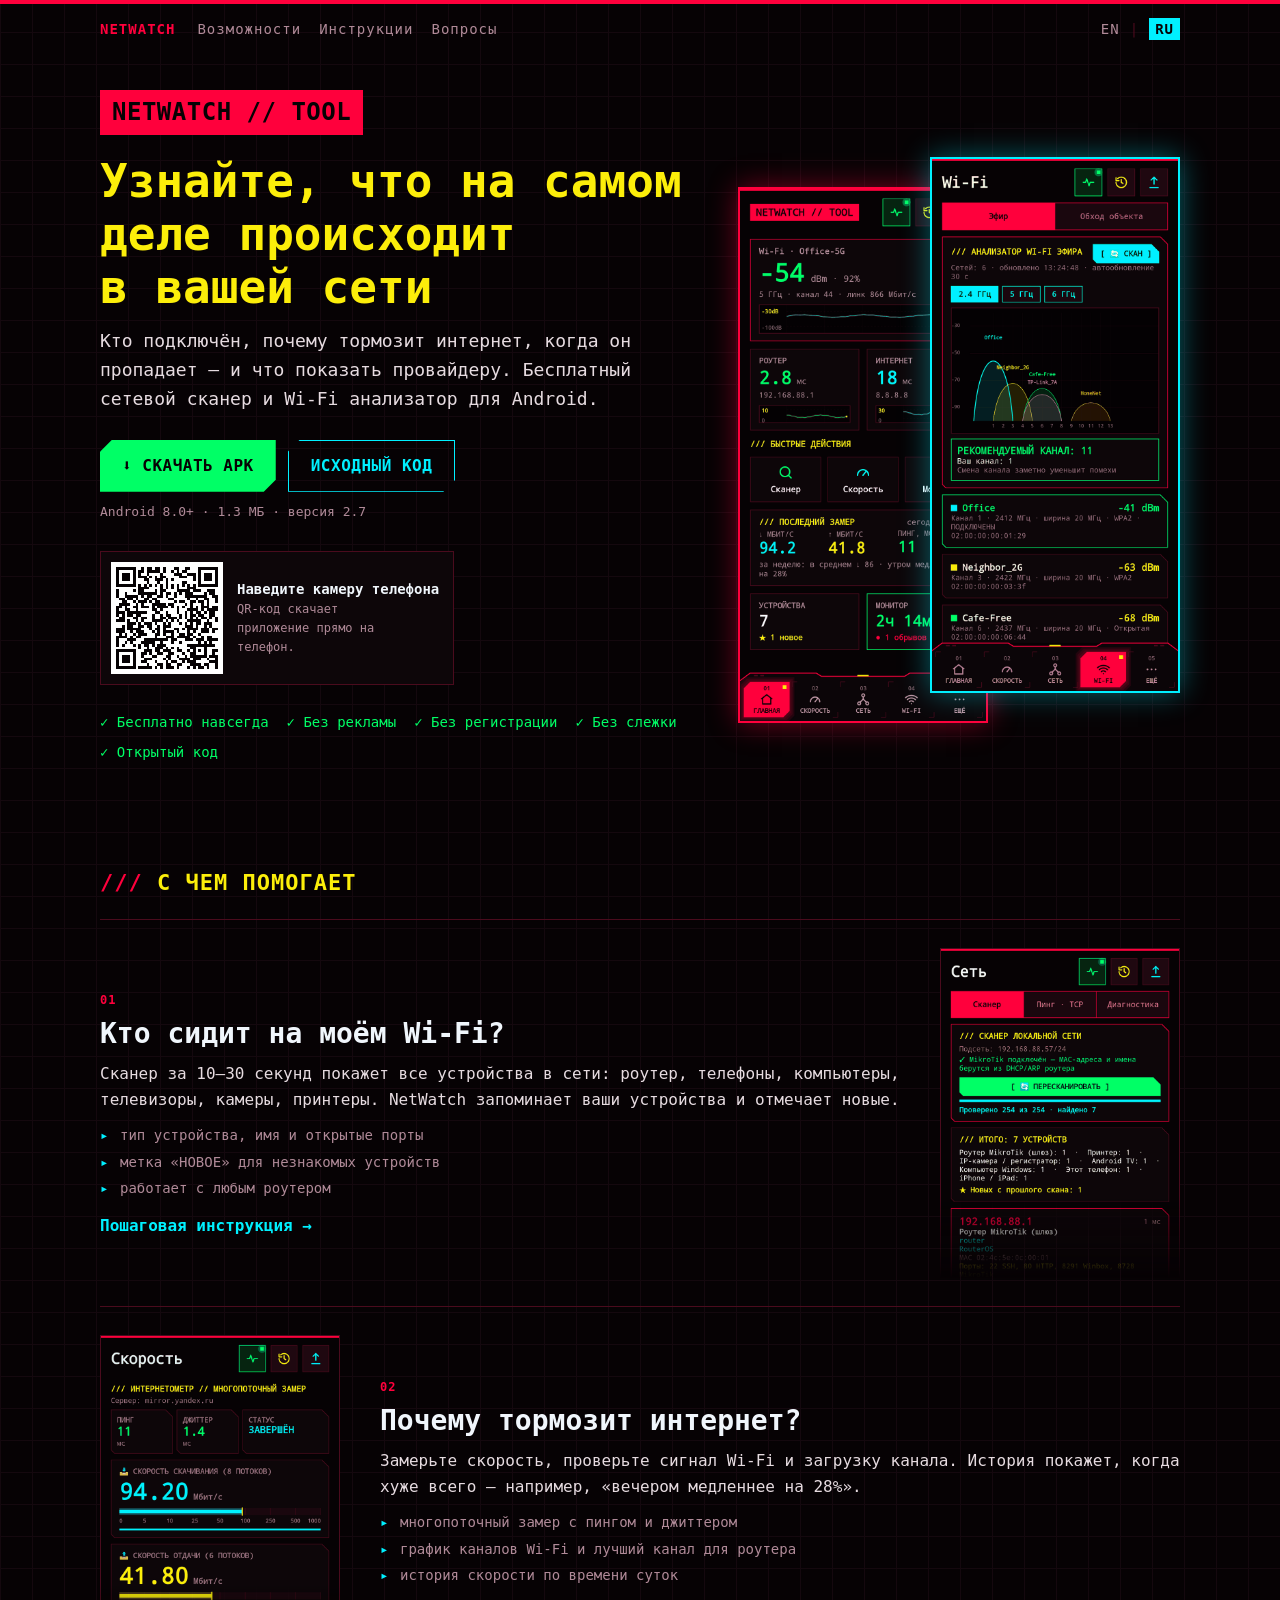
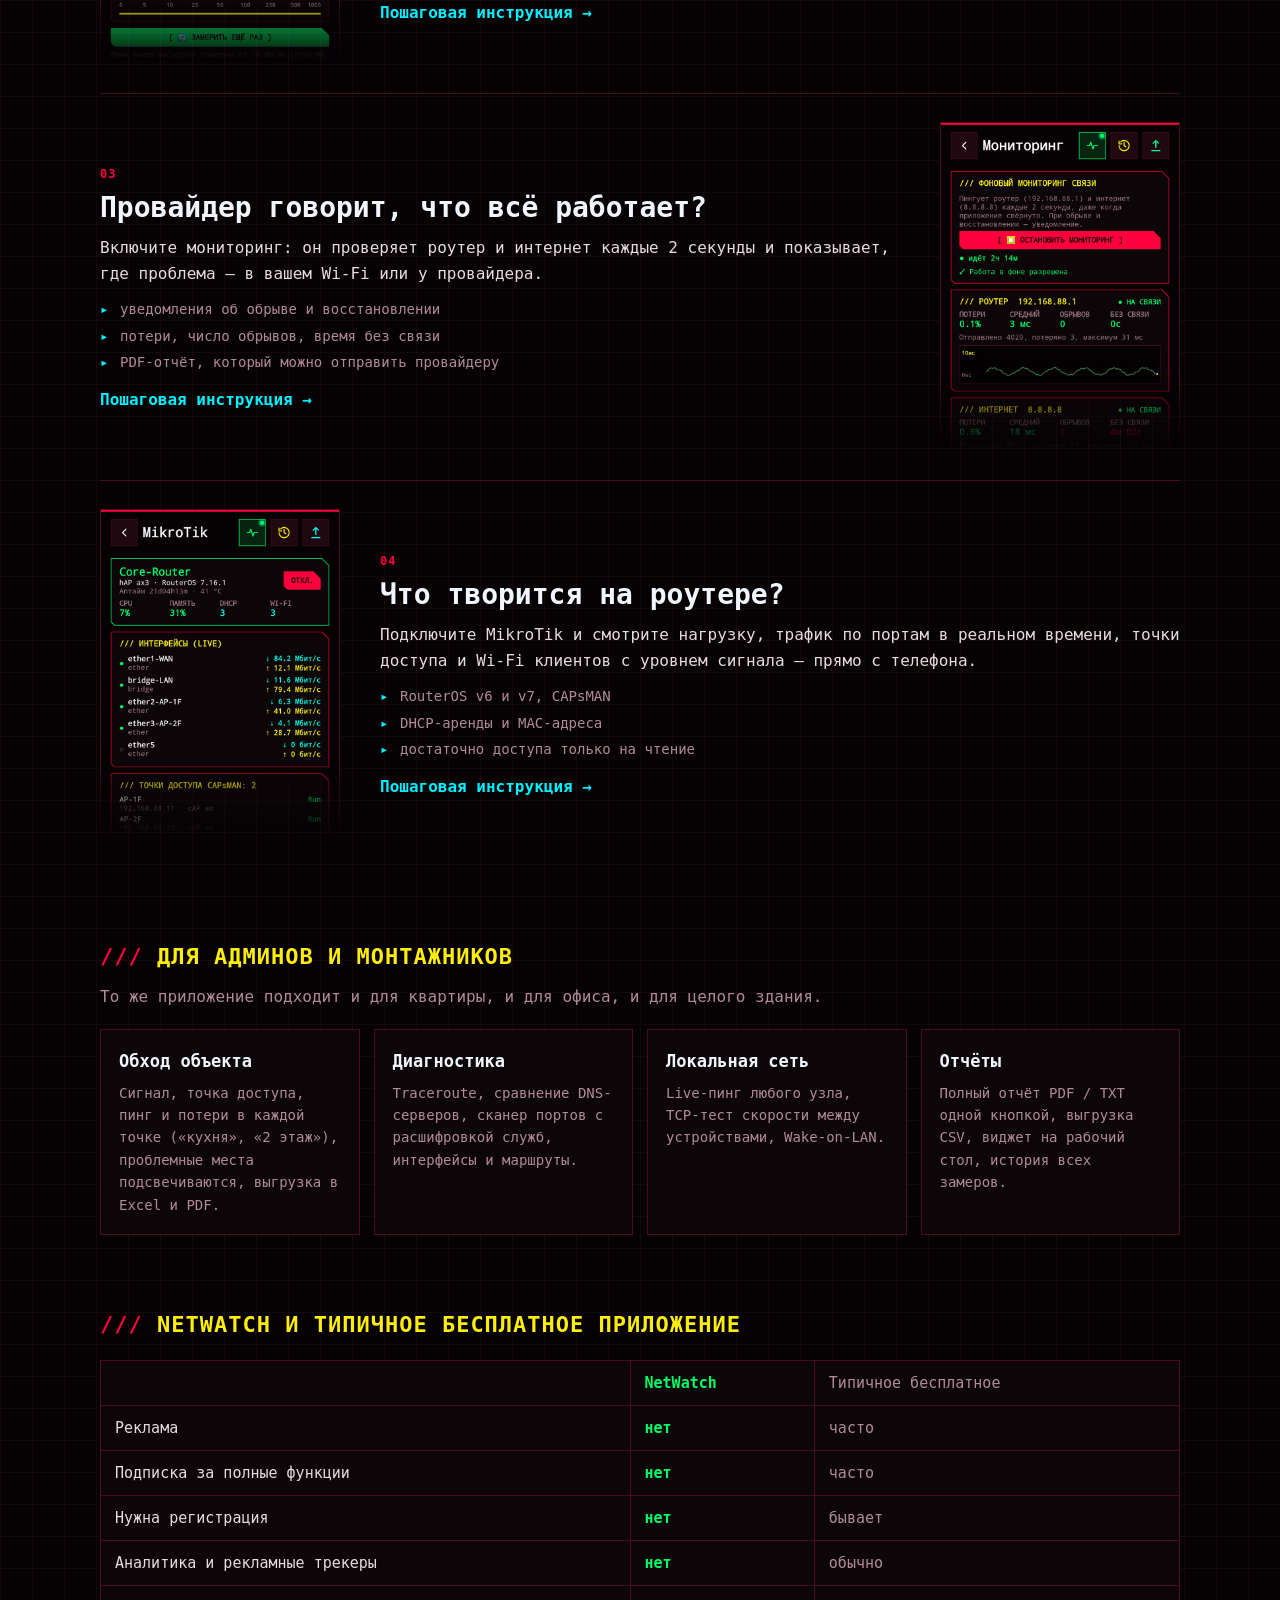
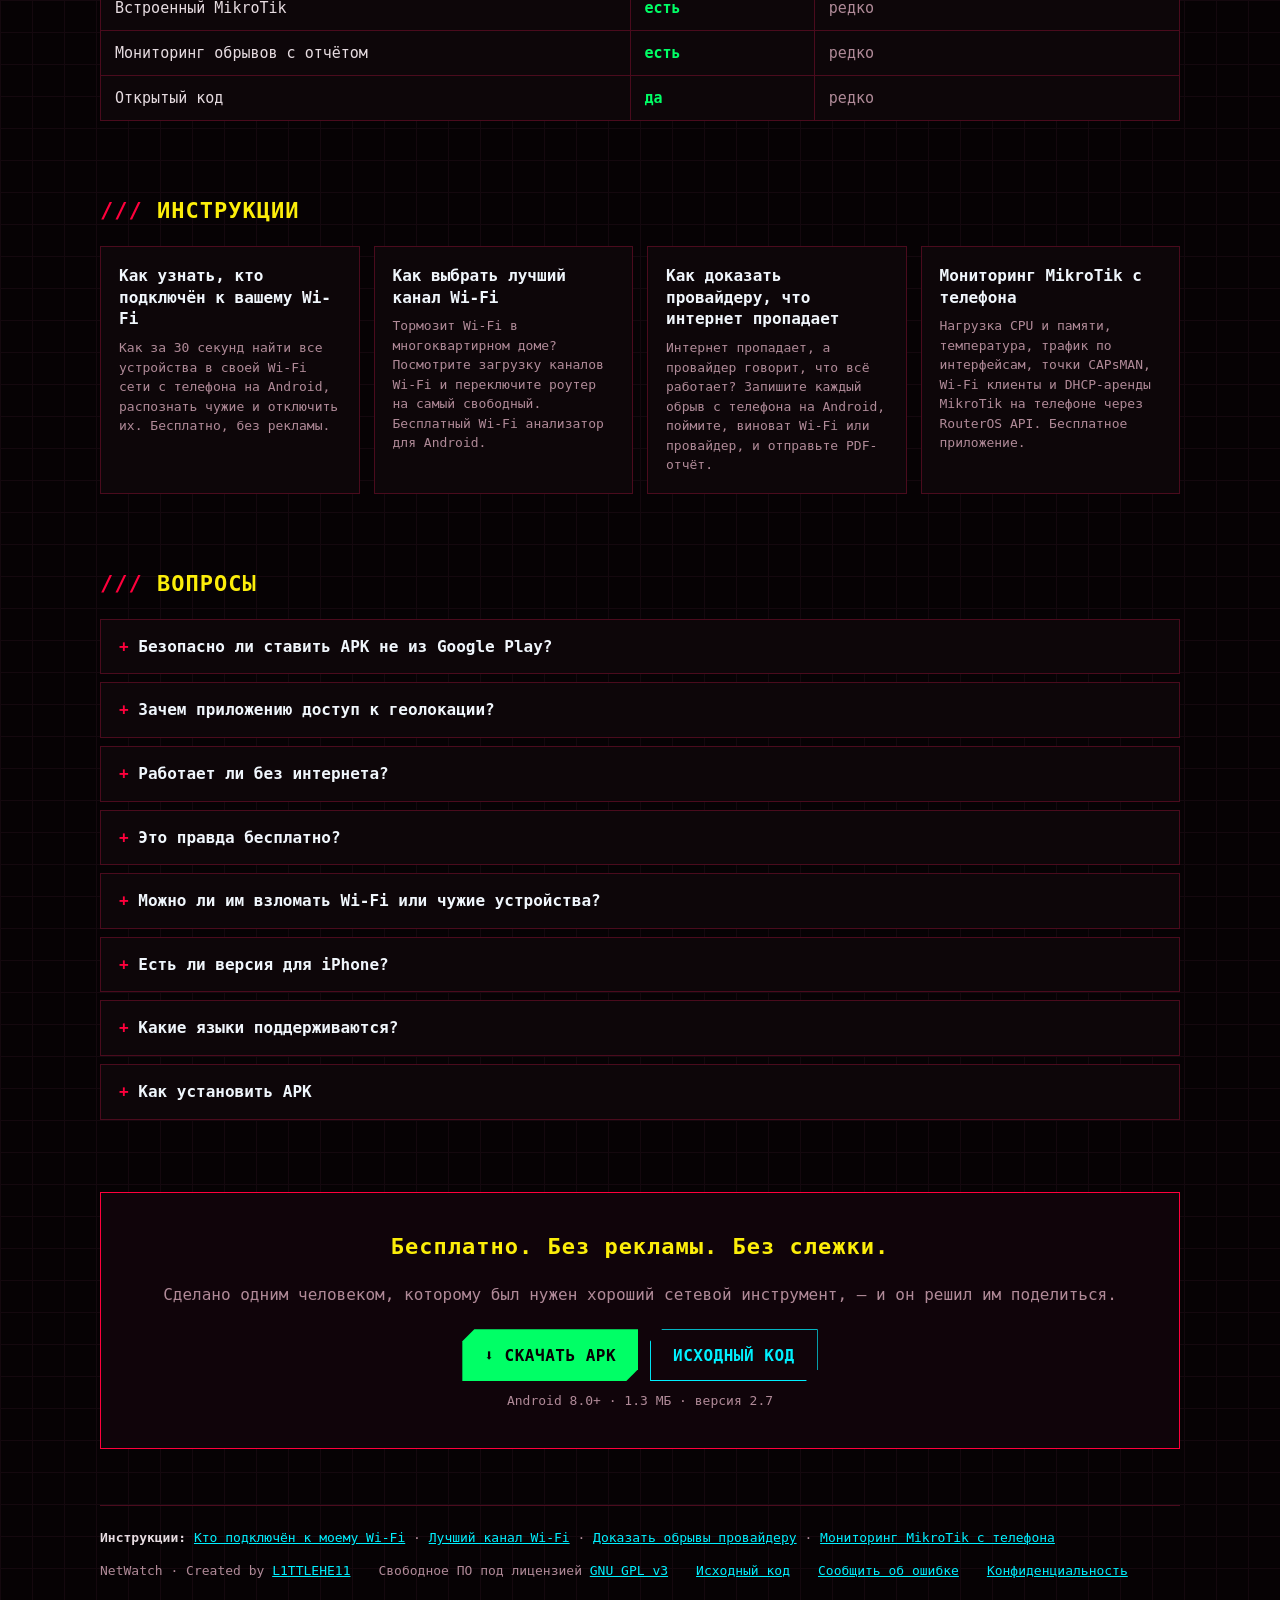
<file: docs/ru/index.html>
<!doctype html>
<html lang="ru">
<head>
<meta charset="utf-8">
<meta name="viewport" content="width=device-width, initial-scale=1">
<title>NetWatch — бесплатный сетевой сканер и Wi-Fi анализатор для Android</title>
<meta name="description" content="Узнайте, кто подключён к вашему Wi-Fi, почему тормозит интернет и когда он пропадает. Бесплатный сканер сети, анализатор каналов Wi-Fi, замер скорости, мониторинг обрывов и MikroTik для Android. Без рекламы и слежки, открытый код.">
<link rel="canonical" href="https://l1ttlehe11.github.io/NetWatch/ru/">
<link rel="alternate" hreflang="en" href="https://l1ttlehe11.github.io/NetWatch/">
<link rel="alternate" hreflang="ru" href="https://l1ttlehe11.github.io/NetWatch/ru/">
<link rel="alternate" hreflang="x-default" href="https://l1ttlehe11.github.io/NetWatch/">
<link rel="icon" type="image/png" href="../favicon.png">
<link rel="apple-touch-icon" href="../icon.png">
<meta name="theme-color" content="#060204">
<meta property="og:type" content="website">
<meta property="og:title" content="NetWatch — узнайте, что на самом деле происходит в вашей сети">
<meta property="og:description" content="Узнайте, кто подключён к вашему Wi-Fi, почему тормозит интернет и когда он пропадает. Бесплатный сканер сети, анализатор каналов Wi-Fi, замер скорости, мониторинг обрывов и MikroTik для Android. Без рекламы и слежки, открытый код.">
<meta property="og:image" content="https://l1ttlehe11.github.io/NetWatch/og-ru.png">
<meta property="og:url" content="https://l1ttlehe11.github.io/NetWatch/ru/">
<meta property="og:locale" content="ru_RU">
<meta property="og:locale:alternate" content="en_US">
<meta name="twitter:card" content="summary_large_image">
<meta name="keywords" content="сетевой сканер, кто подключен к моему wifi, анализатор wi-fi, выбрать канал wifi, сканер сети android, сканер ip, скорость интернета, пропадает интернет, мониторинг обрывов, пинг, traceroute, сканер портов, mikrotik, микротик, capsman">
<script type="application/ld+json">
{
 "@context": "https://schema.org",
 "@type": "SoftwareApplication",
 "name": "NetWatch: Network Scanner",
 "alternateName": "NetWatch",
 "operatingSystem": "Android 8.0+",
 "applicationCategory": "UtilitiesApplication",
 "softwareVersion": "2.7",
 "fileSize": "1.3 MB",
 "inLanguage": [
  "en",
  "ru"
 ],
 "license": "https://www.gnu.org/licenses/gpl-3.0.html",
 "isAccessibleForFree": true,
 "offers": {
  "@type": "Offer",
  "price": "0",
  "priceCurrency": "RUB"
 },
 "downloadUrl": "https://github.com/L1TTLEHE11/NetWatch/raw/main/apk/NetWatch-2.7-universal.apk",
 "codeRepository": "https://github.com/L1TTLEHE11/NetWatch",
 "image": "https://l1ttlehe11.github.io/NetWatch/icon.png",
 "screenshot": [
  "https://l1ttlehe11.github.io/NetWatch/screenshots/ru/1_home.png",
  "https://l1ttlehe11.github.io/NetWatch/screenshots/ru/3_scan.png",
  "https://l1ttlehe11.github.io/NetWatch/screenshots/ru/4_wifi.png",
  "https://l1ttlehe11.github.io/NetWatch/screenshots/ru/2_speed.png"
 ],
 "author": {
  "@type": "Person",
  "name": "L1TTLEHE11",
  "url": "https://github.com/L1TTLEHE11"
 },
 "description": "Узнайте, кто подключён к вашему Wi-Fi, почему тормозит интернет и когда он пропадает. Бесплатный сканер сети, анализатор каналов Wi-Fi, замер скорости, мониторинг обрывов и MikroTik для Android. Без рекламы и слежки, открытый код."
}
</script>
<script type="application/ld+json">
{
 "@context": "https://schema.org",
 "@type": "FAQPage",
 "mainEntity": [
  {
   "@type": "Question",
   "name": "Безопасно ли ставить APK не из Google Play?",
   "acceptedAnswer": {
    "@type": "Answer",
    "text": "У NetWatch открытый код: любой может посмотреть, из чего собрано приложение. Каждая версия подписана одним и тем же ключом, а её контрольная сумма SHA-256 опубликована на GitHub. В приложении нет рекламы, трекеров и регистрации."
   }
  },
  {
   "@type": "Question",
   "name": "Зачем приложению доступ к геолокации?",
   "acceptedAnswer": {
    "@type": "Answer",
    "text": "Без него Android не показывает приложениям имя Wi-Fi сети и результаты сканирования эфира. Координаты NetWatch не читает и не сохраняет."
   }
  },
  {
   "@type": "Question",
   "name": "Работает ли без интернета?",
   "acceptedAnswer": {
    "@type": "Answer",
    "text": "Да: сканер сети, Wi-Fi анализатор, пинг, порты, обход объекта и MikroTik работают внутри локальной сети. Интернет нужен только для замера скорости и проверки связи с внешним миром."
   }
  },
  {
   "@type": "Question",
   "name": "Это правда бесплатно?",
   "acceptedAnswer": {
    "@type": "Answer",
    "text": "Да. Платной версии, подписки и рекламы нет. NetWatch — свободное ПО под лицензией GNU GPL v3."
   }
  },
  {
   "@type": "Question",
   "name": "Можно ли им взломать Wi-Fi или чужие устройства?",
   "acceptedAnswer": {
    "@type": "Answer",
    "text": "Нет. NetWatch — инструмент диагностики: он показывает, что есть в вашей сети и как она работает. Используйте его только в своих сетях или с разрешения владельца."
   }
  },
  {
   "@type": "Question",
   "name": "Есть ли версия для iPhone?",
   "acceptedAnswer": {
    "@type": "Answer",
    "text": "Нет, NetWatch работает на Android 8.0 и новее, в том числе на планшетах и ТВ-приставках."
   }
  },
  {
   "@type": "Question",
   "name": "Какие языки поддерживаются?",
   "acceptedAnswer": {
    "@type": "Answer",
    "text": "Русский и английский; приложение подстраивается под язык системы. Можно помочь с переводом на другие языки."
   }
  }
 ]
}
</script>
<link rel="stylesheet" href="../site.css?v=99fa63cf">
</head>
<body>
<div class="top"></div>
<div class="wrap">
<nav class="bar"><a class="mark" href="./">NETWATCH</a><span class="links"><a href="#scenarios">Возможности</a><a href="#guides">Инструкции</a><a href="#faq">Вопросы</a></span><span class="lang"><a href="../" hreflang="en" lang="en" data-lang="en">EN</a><span class="sep">|</span><b aria-current="true">RU</b></span></nav>

<header class="hero">
  <div>
    <span class="logo">NETWATCH // TOOL</span>
    <h1>Узнайте, что на&nbsp;самом деле происходит в&nbsp;вашей&nbsp;сети</h1>
    <p class="lead">Кто подключён, почему тормозит интернет, когда он пропадает — и что показать провайдеру. Бесплатный сетевой сканер и Wi-Fi анализатор для Android.</p>
    <div class="dl">
      <div><div class="cta">
      <a class="btn main" href="https://github.com/L1TTLEHE11/NetWatch/raw/main/apk/NetWatch-2.7-universal.apk">⬇ СКАЧАТЬ APK</a>
      <a class="btn alt" href="https://github.com/L1TTLEHE11/NetWatch">ИСХОДНЫЙ КОД</a>
    </div>
    <div class="meta">Android 8.0+ · 1.3 МБ · версия 2.7</div></div>
      <div class="qr"><svg viewBox="0 0 41 41" width="168" height="168" shape-rendering="crispEdges" role="img" aria-label="QR"><rect width="41" height="41" fill="#fff"/><path d="M2,2h1v1h-1zM3,2h1v1h-1zM4,2h1v1h-1zM5,2h1v1h-1zM6,2h1v1h-1zM7,2h1v1h-1zM8,2h1v1h-1zM11,2h1v1h-1zM13,2h1v1h-1zM14,2h1v1h-1zM16,2h1v1h-1zM17,2h1v1h-1zM19,2h1v1h-1zM23,2h1v1h-1zM24,2h1v1h-1zM27,2h1v1h-1zM28,2h1v1h-1zM32,2h1v1h-1zM33,2h1v1h-1zM34,2h1v1h-1zM35,2h1v1h-1zM36,2h1v1h-1zM37,2h1v1h-1zM38,2h1v1h-1zM2,3h1v1h-1zM8,3h1v1h-1zM10,3h1v1h-1zM11,3h1v1h-1zM13,3h1v1h-1zM14,3h1v1h-1zM15,3h1v1h-1zM16,3h1v1h-1zM17,3h1v1h-1zM19,3h1v1h-1zM22,3h1v1h-1zM24,3h1v1h-1zM26,3h1v1h-1zM27,3h1v1h-1zM32,3h1v1h-1zM38,3h1v1h-1zM2,4h1v1h-1zM4,4h1v1h-1zM5,4h1v1h-1zM6,4h1v1h-1zM8,4h1v1h-1zM10,4h1v1h-1zM13,4h1v1h-1zM18,4h1v1h-1zM23,4h1v1h-1zM24,4h1v1h-1zM25,4h1v1h-1zM28,4h1v1h-1zM29,4h1v1h-1zM30,4h1v1h-1zM32,4h1v1h-1zM34,4h1v1h-1zM35,4h1v1h-1zM36,4h1v1h-1zM38,4h1v1h-1zM2,5h1v1h-1zM4,5h1v1h-1zM5,5h1v1h-1zM6,5h1v1h-1zM8,5h1v1h-1zM10,5h1v1h-1zM11,5h1v1h-1zM12,5h1v1h-1zM14,5h1v1h-1zM16,5h1v1h-1zM18,5h1v1h-1zM19,5h1v1h-1zM25,5h1v1h-1zM26,5h1v1h-1zM27,5h1v1h-1zM30,5h1v1h-1zM32,5h1v1h-1zM34,5h1v1h-1zM35,5h1v1h-1zM36,5h1v1h-1zM38,5h1v1h-1zM2,6h1v1h-1zM4,6h1v1h-1zM5,6h1v1h-1zM6,6h1v1h-1zM8,6h1v1h-1zM12,6h1v1h-1zM13,6h1v1h-1zM16,6h1v1h-1zM17,6h1v1h-1zM18,6h1v1h-1zM20,6h1v1h-1zM22,6h1v1h-1zM30,6h1v1h-1zM32,6h1v1h-1zM34,6h1v1h-1zM35,6h1v1h-1zM36,6h1v1h-1zM38,6h1v1h-1zM2,7h1v1h-1zM8,7h1v1h-1zM13,7h1v1h-1zM17,7h1v1h-1zM20,7h1v1h-1zM26,7h1v1h-1zM27,7h1v1h-1zM32,7h1v1h-1zM38,7h1v1h-1zM2,8h1v1h-1zM3,8h1v1h-1zM4,8h1v1h-1zM5,8h1v1h-1zM6,8h1v1h-1zM7,8h1v1h-1zM8,8h1v1h-1zM10,8h1v1h-1zM12,8h1v1h-1zM14,8h1v1h-1zM16,8h1v1h-1zM18,8h1v1h-1zM20,8h1v1h-1zM22,8h1v1h-1zM24,8h1v1h-1zM26,8h1v1h-1zM28,8h1v1h-1zM30,8h1v1h-1zM32,8h1v1h-1zM33,8h1v1h-1zM34,8h1v1h-1zM35,8h1v1h-1zM36,8h1v1h-1zM37,8h1v1h-1zM38,8h1v1h-1zM10,9h1v1h-1zM11,9h1v1h-1zM12,9h1v1h-1zM13,9h1v1h-1zM18,9h1v1h-1zM20,9h1v1h-1zM22,9h1v1h-1zM24,9h1v1h-1zM28,9h1v1h-1zM29,9h1v1h-1zM30,9h1v1h-1zM2,10h1v1h-1zM8,10h1v1h-1zM10,10h1v1h-1zM11,10h1v1h-1zM16,10h1v1h-1zM18,10h1v1h-1zM19,10h1v1h-1zM24,10h1v1h-1zM25,10h1v1h-1zM26,10h1v1h-1zM27,10h1v1h-1zM28,10h1v1h-1zM30,10h1v1h-1zM31,10h1v1h-1zM32,10h1v1h-1zM35,10h1v1h-1zM36,10h1v1h-1zM37,10h1v1h-1zM2,11h1v1h-1zM5,11h1v1h-1zM10,11h1v1h-1zM11,11h1v1h-1zM12,11h1v1h-1zM13,11h1v1h-1zM14,11h1v1h-1zM15,11h1v1h-1zM16,11h1v1h-1zM18,11h1v1h-1zM20,11h1v1h-1zM21,11h1v1h-1zM23,11h1v1h-1zM25,11h1v1h-1zM27,11h1v1h-1zM28,11h1v1h-1zM29,11h1v1h-1zM34,11h1v1h-1zM36,11h1v1h-1zM37,11h1v1h-1zM2,12h1v1h-1zM5,12h1v1h-1zM6,12h1v1h-1zM7,12h1v1h-1zM8,12h1v1h-1zM9,12h1v1h-1zM11,12h1v1h-1zM13,12h1v1h-1zM14,12h1v1h-1zM17,12h1v1h-1zM18,12h1v1h-1zM20,12h1v1h-1zM23,12h1v1h-1zM27,12h1v1h-1zM28,12h1v1h-1zM29,12h1v1h-1zM30,12h1v1h-1zM31,12h1v1h-1zM32,12h1v1h-1zM33,12h1v1h-1zM34,12h1v1h-1zM37,12h1v1h-1zM38,12h1v1h-1zM3,13h1v1h-1zM4,13h1v1h-1zM6,13h1v1h-1zM7,13h1v1h-1zM9,13h1v1h-1zM12,13h1v1h-1zM13,13h1v1h-1zM15,13h1v1h-1zM16,13h1v1h-1zM21,13h1v1h-1zM22,13h1v1h-1zM28,13h1v1h-1zM31,13h1v1h-1zM34,13h1v1h-1zM35,13h1v1h-1zM38,13h1v1h-1zM4,14h1v1h-1zM5,14h1v1h-1zM8,14h1v1h-1zM10,14h1v1h-1zM11,14h1v1h-1zM12,14h1v1h-1zM14,14h1v1h-1zM16,14h1v1h-1zM17,14h1v1h-1zM23,14h1v1h-1zM25,14h1v1h-1zM26,14h1v1h-1zM29,14h1v1h-1zM30,14h1v1h-1zM32,14h1v1h-1zM33,14h1v1h-1zM35,14h1v1h-1zM38,14h1v1h-1zM3,15h1v1h-1zM4,15h1v1h-1zM5,15h1v1h-1zM6,15h1v1h-1zM9,15h1v1h-1zM11,15h1v1h-1zM15,15h1v1h-1zM16,15h1v1h-1zM17,15h1v1h-1zM18,15h1v1h-1zM19,15h1v1h-1zM21,15h1v1h-1zM22,15h1v1h-1zM27,15h1v1h-1zM29,15h1v1h-1zM33,15h1v1h-1zM35,15h1v1h-1zM2,16h1v1h-1zM3,16h1v1h-1zM5,16h1v1h-1zM8,16h1v1h-1zM9,16h1v1h-1zM11,16h1v1h-1zM12,16h1v1h-1zM13,16h1v1h-1zM15,16h1v1h-1zM17,16h1v1h-1zM18,16h1v1h-1zM19,16h1v1h-1zM20,16h1v1h-1zM22,16h1v1h-1zM24,16h1v1h-1zM26,16h1v1h-1zM29,16h1v1h-1zM31,16h1v1h-1zM33,16h1v1h-1zM34,16h1v1h-1zM35,16h1v1h-1zM37,16h1v1h-1zM38,16h1v1h-1zM2,17h1v1h-1zM5,17h1v1h-1zM6,17h1v1h-1zM9,17h1v1h-1zM15,17h1v1h-1zM16,17h1v1h-1zM18,17h1v1h-1zM24,17h1v1h-1zM28,17h1v1h-1zM29,17h1v1h-1zM30,17h1v1h-1zM31,17h1v1h-1zM33,17h1v1h-1zM35,17h1v1h-1zM36,17h1v1h-1zM37,17h1v1h-1zM38,17h1v1h-1zM2,18h1v1h-1zM3,18h1v1h-1zM4,18h1v1h-1zM6,18h1v1h-1zM7,18h1v1h-1zM8,18h1v1h-1zM9,18h1v1h-1zM10,18h1v1h-1zM11,18h1v1h-1zM12,18h1v1h-1zM16,18h1v1h-1zM17,18h1v1h-1zM20,18h1v1h-1zM24,18h1v1h-1zM27,18h1v1h-1zM29,18h1v1h-1zM31,18h1v1h-1zM32,18h1v1h-1zM34,18h1v1h-1zM36,18h1v1h-1zM37,18h1v1h-1zM2,19h1v1h-1zM4,19h1v1h-1zM6,19h1v1h-1zM7,19h1v1h-1zM9,19h1v1h-1zM10,19h1v1h-1zM15,19h1v1h-1zM18,19h1v1h-1zM20,19h1v1h-1zM21,19h1v1h-1zM25,19h1v1h-1zM27,19h1v1h-1zM29,19h1v1h-1zM30,19h1v1h-1zM32,19h1v1h-1zM33,19h1v1h-1zM36,19h1v1h-1zM37,19h1v1h-1zM3,20h1v1h-1zM4,20h1v1h-1zM8,20h1v1h-1zM9,20h1v1h-1zM11,20h1v1h-1zM12,20h1v1h-1zM15,20h1v1h-1zM18,20h1v1h-1zM19,20h1v1h-1zM21,20h1v1h-1zM22,20h1v1h-1zM23,20h1v1h-1zM25,20h1v1h-1zM27,20h1v1h-1zM29,20h1v1h-1zM31,20h1v1h-1zM33,20h1v1h-1zM34,20h1v1h-1zM36,20h1v1h-1zM38,20h1v1h-1zM2,21h1v1h-1zM3,21h1v1h-1zM4,21h1v1h-1zM6,21h1v1h-1zM9,21h1v1h-1zM11,21h1v1h-1zM15,21h1v1h-1zM16,21h1v1h-1zM17,21h1v1h-1zM18,21h1v1h-1zM20,21h1v1h-1zM22,21h1v1h-1zM24,21h1v1h-1zM28,21h1v1h-1zM29,21h1v1h-1zM30,21h1v1h-1zM31,21h1v1h-1zM32,21h1v1h-1zM35,21h1v1h-1zM38,21h1v1h-1zM6,22h1v1h-1zM7,22h1v1h-1zM8,22h1v1h-1zM10,22h1v1h-1zM12,22h1v1h-1zM13,22h1v1h-1zM14,22h1v1h-1zM16,22h1v1h-1zM19,22h1v1h-1zM21,22h1v1h-1zM25,22h1v1h-1zM27,22h1v1h-1zM29,22h1v1h-1zM31,22h1v1h-1zM32,22h1v1h-1zM34,22h1v1h-1zM35,22h1v1h-1zM36,22h1v1h-1zM4,23h1v1h-1zM6,23h1v1h-1zM7,23h1v1h-1zM10,23h1v1h-1zM11,23h1v1h-1zM13,23h1v1h-1zM14,23h1v1h-1zM17,23h1v1h-1zM19,23h1v1h-1zM20,23h1v1h-1zM21,23h1v1h-1zM27,23h1v1h-1zM28,23h1v1h-1zM29,23h1v1h-1zM31,23h1v1h-1zM34,23h1v1h-1zM36,23h1v1h-1zM2,24h1v1h-1zM3,24h1v1h-1zM4,24h1v1h-1zM6,24h1v1h-1zM7,24h1v1h-1zM8,24h1v1h-1zM9,24h1v1h-1zM10,24h1v1h-1zM14,24h1v1h-1zM16,24h1v1h-1zM17,24h1v1h-1zM19,24h1v1h-1zM23,24h1v1h-1zM24,24h1v1h-1zM26,24h1v1h-1zM28,24h1v1h-1zM29,24h1v1h-1zM30,24h1v1h-1zM31,24h1v1h-1zM33,24h1v1h-1zM34,24h1v1h-1zM35,24h1v1h-1zM37,24h1v1h-1zM38,24h1v1h-1zM2,25h1v1h-1zM3,25h1v1h-1zM4,25h1v1h-1zM7,25h1v1h-1zM9,25h1v1h-1zM10,25h1v1h-1zM11,25h1v1h-1zM15,25h1v1h-1zM17,25h1v1h-1zM19,25h1v1h-1zM20,25h1v1h-1zM21,25h1v1h-1zM22,25h1v1h-1zM24,25h1v1h-1zM28,25h1v1h-1zM30,25h1v1h-1zM33,25h1v1h-1zM34,25h1v1h-1zM35,25h1v1h-1zM37,25h1v1h-1zM3,26h1v1h-1zM5,26h1v1h-1zM8,26h1v1h-1zM10,26h1v1h-1zM11,26h1v1h-1zM12,26h1v1h-1zM16,26h1v1h-1zM17,26h1v1h-1zM19,26h1v1h-1zM22,26h1v1h-1zM25,26h1v1h-1zM26,26h1v1h-1zM28,26h1v1h-1zM29,26h1v1h-1zM32,26h1v1h-1zM2,27h1v1h-1zM3,27h1v1h-1zM4,27h1v1h-1zM5,27h1v1h-1zM7,27h1v1h-1zM9,27h1v1h-1zM10,27h1v1h-1zM16,27h1v1h-1zM20,27h1v1h-1zM21,27h1v1h-1zM22,27h1v1h-1zM24,27h1v1h-1zM25,27h1v1h-1zM26,27h1v1h-1zM27,27h1v1h-1zM28,27h1v1h-1zM30,27h1v1h-1zM33,27h1v1h-1zM35,27h1v1h-1zM36,27h1v1h-1zM2,28h1v1h-1zM6,28h1v1h-1zM7,28h1v1h-1zM8,28h1v1h-1zM12,28h1v1h-1zM13,28h1v1h-1zM14,28h1v1h-1zM15,28h1v1h-1zM16,28h1v1h-1zM17,28h1v1h-1zM18,28h1v1h-1zM19,28h1v1h-1zM20,28h1v1h-1zM22,28h1v1h-1zM23,28h1v1h-1zM27,28h1v1h-1zM28,28h1v1h-1zM29,28h1v1h-1zM31,28h1v1h-1zM32,28h1v1h-1zM33,28h1v1h-1zM35,28h1v1h-1zM36,28h1v1h-1zM37,28h1v1h-1zM38,28h1v1h-1zM2,29h1v1h-1zM5,29h1v1h-1zM7,29h1v1h-1zM11,29h1v1h-1zM12,29h1v1h-1zM13,29h1v1h-1zM14,29h1v1h-1zM15,29h1v1h-1zM18,29h1v1h-1zM22,29h1v1h-1zM25,29h1v1h-1zM32,29h1v1h-1zM34,29h1v1h-1zM36,29h1v1h-1zM2,30h1v1h-1zM4,30h1v1h-1zM8,30h1v1h-1zM10,30h1v1h-1zM12,30h1v1h-1zM13,30h1v1h-1zM15,30h1v1h-1zM17,30h1v1h-1zM18,30h1v1h-1zM19,30h1v1h-1zM28,30h1v1h-1zM29,30h1v1h-1zM30,30h1v1h-1zM31,30h1v1h-1zM32,30h1v1h-1zM33,30h1v1h-1zM34,30h1v1h-1zM35,30h1v1h-1zM36,30h1v1h-1zM37,30h1v1h-1zM10,31h1v1h-1zM13,31h1v1h-1zM16,31h1v1h-1zM17,31h1v1h-1zM18,31h1v1h-1zM20,31h1v1h-1zM22,31h1v1h-1zM24,31h1v1h-1zM29,31h1v1h-1zM30,31h1v1h-1zM34,31h1v1h-1zM2,32h1v1h-1zM3,32h1v1h-1zM4,32h1v1h-1zM5,32h1v1h-1zM6,32h1v1h-1zM7,32h1v1h-1zM8,32h1v1h-1zM12,32h1v1h-1zM13,32h1v1h-1zM14,32h1v1h-1zM16,32h1v1h-1zM17,32h1v1h-1zM19,32h1v1h-1zM20,32h1v1h-1zM21,32h1v1h-1zM24,32h1v1h-1zM25,32h1v1h-1zM28,32h1v1h-1zM30,32h1v1h-1zM32,32h1v1h-1zM34,32h1v1h-1zM37,32h1v1h-1zM38,32h1v1h-1zM2,33h1v1h-1zM8,33h1v1h-1zM11,33h1v1h-1zM12,33h1v1h-1zM14,33h1v1h-1zM17,33h1v1h-1zM18,33h1v1h-1zM21,33h1v1h-1zM22,33h1v1h-1zM26,33h1v1h-1zM29,33h1v1h-1zM30,33h1v1h-1zM34,33h1v1h-1zM37,33h1v1h-1zM2,34h1v1h-1zM4,34h1v1h-1zM5,34h1v1h-1zM6,34h1v1h-1zM8,34h1v1h-1zM11,34h1v1h-1zM15,34h1v1h-1zM16,34h1v1h-1zM20,34h1v1h-1zM21,34h1v1h-1zM24,34h1v1h-1zM27,34h1v1h-1zM29,34h1v1h-1zM30,34h1v1h-1zM31,34h1v1h-1zM32,34h1v1h-1zM33,34h1v1h-1zM34,34h1v1h-1zM36,34h1v1h-1zM37,34h1v1h-1zM38,34h1v1h-1zM2,35h1v1h-1zM4,35h1v1h-1zM5,35h1v1h-1zM6,35h1v1h-1zM8,35h1v1h-1zM12,35h1v1h-1zM13,35h1v1h-1zM14,35h1v1h-1zM19,35h1v1h-1zM21,35h1v1h-1zM25,35h1v1h-1zM26,35h1v1h-1zM27,35h1v1h-1zM28,35h1v1h-1zM30,35h1v1h-1zM31,35h1v1h-1zM32,35h1v1h-1zM35,35h1v1h-1zM38,35h1v1h-1zM2,36h1v1h-1zM4,36h1v1h-1zM5,36h1v1h-1zM6,36h1v1h-1zM8,36h1v1h-1zM11,36h1v1h-1zM12,36h1v1h-1zM16,36h1v1h-1zM20,36h1v1h-1zM22,36h1v1h-1zM23,36h1v1h-1zM26,36h1v1h-1zM28,36h1v1h-1zM29,36h1v1h-1zM30,36h1v1h-1zM36,36h1v1h-1zM37,36h1v1h-1zM38,36h1v1h-1zM2,37h1v1h-1zM8,37h1v1h-1zM13,37h1v1h-1zM17,37h1v1h-1zM18,37h1v1h-1zM20,37h1v1h-1zM21,37h1v1h-1zM24,37h1v1h-1zM25,37h1v1h-1zM29,37h1v1h-1zM30,37h1v1h-1zM31,37h1v1h-1zM32,37h1v1h-1zM34,37h1v1h-1zM35,37h1v1h-1zM38,37h1v1h-1zM2,38h1v1h-1zM3,38h1v1h-1zM4,38h1v1h-1zM5,38h1v1h-1zM6,38h1v1h-1zM7,38h1v1h-1zM8,38h1v1h-1zM10,38h1v1h-1zM11,38h1v1h-1zM12,38h1v1h-1zM13,38h1v1h-1zM14,38h1v1h-1zM16,38h1v1h-1zM18,38h1v1h-1zM20,38h1v1h-1zM21,38h1v1h-1zM22,38h1v1h-1zM24,38h1v1h-1zM28,38h1v1h-1zM30,38h1v1h-1zM32,38h1v1h-1zM33,38h1v1h-1zM35,38h1v1h-1zM38,38h1v1h-1z" fill="#060204"/></svg><div><b>Наведите камеру телефона</b><span>QR-код скачает приложение прямо на телефон.</span></div></div>
    </div>
    <ul class="trust"><li>Бесплатно навсегда</li><li>Без рекламы</li><li>Без регистрации</li><li>Без слежки</li><li>Открытый код</li></ul>
  </div>
  <div class="phones" aria-hidden="true">
    <img src="../screenshots/ru/1_home.png" alt="" width="720" height="1558">
    <img src="../screenshots/ru/4_wifi.png" alt="" width="720" height="1558">
  </div>
</header>

<section id="scenarios">
  <h2>С ЧЕМ ПОМОГАЕТ</h2>
  <article class="scen">
    <div class="txt">
      <span class="n">01</span>
      <h3>Кто сидит на моём Wi-Fi?</h3>
      <p>Сканер за 10–30 секунд покажет все устройства в сети: роутер, телефоны, компьютеры, телевизоры, камеры, принтеры. NetWatch запоминает ваши устройства и отмечает новые.</p>
      <ul class="ticks"><li>тип устройства, имя и открытые порты</li><li>метка «НОВОЕ» для незнакомых устройств</li><li>работает с любым роутером</li></ul>
      <a class="more" href="who-is-on-my-wifi.html">Пошаговая инструкция →</a>
    </div>
    <div class="crop"><img src="../screenshots/ru/3_scan.png" alt="Кто сидит на моём Wi-Fi?" loading="lazy" width="720" height="1558"></div>
  </article>
  <article class="scen rev">
    <div class="txt">
      <span class="n">02</span>
      <h3>Почему тормозит интернет?</h3>
      <p>Замерьте скорость, проверьте сигнал Wi-Fi и загрузку канала. История покажет, когда хуже всего — например, «вечером медленнее на 28%».</p>
      <ul class="ticks"><li>многопоточный замер с пингом и джиттером</li><li>график каналов Wi-Fi и лучший канал для роутера</li><li>история скорости по времени суток</li></ul>
      <a class="more" href="best-wifi-channel.html">Пошаговая инструкция →</a>
    </div>
    <div class="crop"><img src="../screenshots/ru/2_speed.png" alt="Почему тормозит интернет?" loading="lazy" width="720" height="1558"></div>
  </article>
  <article class="scen">
    <div class="txt">
      <span class="n">03</span>
      <h3>Провайдер говорит, что всё работает?</h3>
      <p>Включите мониторинг: он проверяет роутер и интернет каждые 2 секунды и показывает, где проблема — в вашем Wi-Fi или у провайдера.</p>
      <ul class="ticks"><li>уведомления об обрыве и восстановлении</li><li>потери, число обрывов, время без связи</li><li>PDF-отчёт, который можно отправить провайдеру</li></ul>
      <a class="more" href="prove-internet-outages.html">Пошаговая инструкция →</a>
    </div>
    <div class="crop"><img src="../screenshots/ru/5_monitor.png" alt="Провайдер говорит, что всё работает?" loading="lazy" width="720" height="1558"></div>
  </article>
  <article class="scen rev">
    <div class="txt">
      <span class="n">04</span>
      <h3>Что творится на роутере?</h3>
      <p>Подключите MikroTik и смотрите нагрузку, трафик по портам в реальном времени, точки доступа и Wi-Fi клиентов с уровнем сигнала — прямо с телефона.</p>
      <ul class="ticks"><li>RouterOS v6 и v7, CAPsMAN</li><li>DHCP-аренды и MAC-адреса</li><li>достаточно доступа только на чтение</li></ul>
      <a class="more" href="mikrotik-monitoring-android.html">Пошаговая инструкция →</a>
    </div>
    <div class="crop"><img src="../screenshots/ru/6_mikrotik.png" alt="Что творится на роутере?" loading="lazy" width="720" height="1558"></div>
  </article>
</section>

<section>
  <h2>ДЛЯ АДМИНОВ И МОНТАЖНИКОВ</h2>
  <p class="sub">То же приложение подходит и для квартиры, и для офиса, и для целого здания.</p>
  <div class="grid">
    <div class="card"><b>Обход объекта</b><p>Сигнал, точка доступа, пинг и потери в каждой точке («кухня», «2 этаж»), проблемные места подсвечиваются, выгрузка в Excel и PDF.</p></div>
    <div class="card"><b>Диагностика</b><p>Traceroute, сравнение DNS-серверов, сканер портов с расшифровкой служб, интерфейсы и маршруты.</p></div>
    <div class="card"><b>Локальная сеть</b><p>Live-пинг любого узла, TCP-тест скорости между устройствами, Wake-on-LAN.</p></div>
    <div class="card"><b>Отчёты</b><p>Полный отчёт PDF / TXT одной кнопкой, выгрузка CSV, виджет на рабочий стол, история всех замеров.</p></div>
  </div>
</section>

<section>
  <h2>NETWATCH И ТИПИЧНОЕ БЕСПЛАТНОЕ ПРИЛОЖЕНИЕ</h2>
  <div class="tablewrap"><table class="cmp">
    <thead><tr><th></th><th class="yes">NetWatch</th><th>Типичное бесплатное</th></tr></thead>
    <tbody>
      <tr><th scope="row">Реклама</th><td class="yes">нет</td><td>часто</td></tr>
      <tr><th scope="row">Подписка за полные функции</th><td class="yes">нет</td><td>часто</td></tr>
      <tr><th scope="row">Нужна регистрация</th><td class="yes">нет</td><td>бывает</td></tr>
      <tr><th scope="row">Аналитика и рекламные трекеры</th><td class="yes">нет</td><td>обычно</td></tr>
      <tr><th scope="row">Встроенный MikroTik</th><td class="yes">есть</td><td>редко</td></tr>
      <tr><th scope="row">Мониторинг обрывов с отчётом</th><td class="yes">есть</td><td>редко</td></tr>
      <tr><th scope="row">Открытый код</th><td class="yes">да</td><td>редко</td></tr>
    </tbody>
  </table></div>
</section>

<section id="guides">
  <h2>ИНСТРУКЦИИ</h2>
  <div class="guides">
    <a class="guide" href="who-is-on-my-wifi.html"><b>Как узнать, кто подключён к вашему Wi-Fi</b><span>Как за 30 секунд найти все устройства в своей Wi-Fi сети с телефона на Android, распознать чужие и отключить их. Бесплатно, без рекламы.</span></a>
    <a class="guide" href="best-wifi-channel.html"><b>Как выбрать лучший канал Wi-Fi</b><span>Тормозит Wi-Fi в многоквартирном доме? Посмотрите загрузку каналов Wi-Fi и переключите роутер на самый свободный. Бесплатный Wi-Fi анализатор для Android.</span></a>
    <a class="guide" href="prove-internet-outages.html"><b>Как доказать провайдеру, что интернет пропадает</b><span>Интернет пропадает, а провайдер говорит, что всё работает? Запишите каждый обрыв с телефона на Android, поймите, виноват Wi-Fi или провайдер, и отправьте PDF-отчёт.</span></a>
    <a class="guide" href="mikrotik-monitoring-android.html"><b>Мониторинг MikroTik с телефона</b><span>Нагрузка CPU и памяти, температура, трафик по интерфейсам, точки CAPsMAN, Wi-Fi клиенты и DHCP-аренды MikroTik на телефоне через RouterOS API. Бесплатное приложение.</span></a>
  </div>
</section>

<section id="faq">
  <h2>ВОПРОСЫ</h2>
  <div class="faq">
    <details><summary>Безопасно ли ставить APK не из Google Play?</summary><p>У NetWatch открытый код: любой может посмотреть, из чего собрано приложение. Каждая версия подписана одним и тем же ключом, а её контрольная сумма SHA-256 опубликована на GitHub. В приложении нет рекламы, трекеров и регистрации.</p></details>
    <details><summary>Зачем приложению доступ к геолокации?</summary><p>Без него Android не показывает приложениям имя Wi-Fi сети и результаты сканирования эфира. Координаты NetWatch не читает и не сохраняет.</p></details>
    <details><summary>Работает ли без интернета?</summary><p>Да: сканер сети, Wi-Fi анализатор, пинг, порты, обход объекта и MikroTik работают внутри локальной сети. Интернет нужен только для замера скорости и проверки связи с внешним миром.</p></details>
    <details><summary>Это правда бесплатно?</summary><p>Да. Платной версии, подписки и рекламы нет. NetWatch — свободное ПО под лицензией GNU GPL v3.</p></details>
    <details><summary>Можно ли им взломать Wi-Fi или чужие устройства?</summary><p>Нет. NetWatch — инструмент диагностики: он показывает, что есть в вашей сети и как она работает. Используйте его только в своих сетях или с разрешения владельца.</p></details>
    <details><summary>Есть ли версия для iPhone?</summary><p>Нет, NetWatch работает на Android 8.0 и новее, в том числе на планшетах и ТВ-приставках.</p></details>
    <details><summary>Какие языки поддерживаются?</summary><p>Русский и английский; приложение подстраивается под язык системы. Можно <a href="https://github.com/L1TTLEHE11/NetWatch/blob/main/CONTRIBUTING.md#translating">помочь с переводом</a> на другие языки.</p></details>
    <details><summary>Как установить APK</summary><ol class="steps"><li>Скачайте APK на телефон (или отсканируйте QR-код).</li><li>Откройте файл и разрешите установку из этого источника.</li><li>Разрешите доступ к геолокации, когда приложение попросит, — без него Android скрывает имя Wi-Fi сети.</li></ol><p>Новые версии приходят прямо в приложение: «Ещё → Настройки → Обновления».</p></details>
  </div>
</section>

<section class="final">
  <h2>Бесплатно. Без рекламы. Без слежки.</h2>
  <p class="sub">Сделано одним человеком, которому был нужен хороший сетевой инструмент, — и он решил им поделиться.</p>
  <div class="cta center">
      <a class="btn main" href="https://github.com/L1TTLEHE11/NetWatch/raw/main/apk/NetWatch-2.7-universal.apk">⬇ СКАЧАТЬ APK</a>
      <a class="btn alt" href="https://github.com/L1TTLEHE11/NetWatch">ИСХОДНЫЙ КОД</a>
    </div>
    <div class="meta center">Android 8.0+ · 1.3 МБ · версия 2.7</div>
</section>

<footer>
  <div class="fg"><b>Инструкции:</b> <a href="who-is-on-my-wifi.html">Кто подключён к моему Wi-Fi</a> · <a href="best-wifi-channel.html">Лучший канал Wi-Fi</a> · <a href="prove-internet-outages.html">Доказать обрывы провайдеру</a> · <a href="mikrotik-monitoring-android.html">Мониторинг MikroTik с телефона</a></div>
  <div class="fl">
  <span>NetWatch · Created by <a href="https://github.com/L1TTLEHE11">L1TTLEHE11</a></span>
  <span>Свободное ПО под лицензией <a href="https://github.com/L1TTLEHE11/NetWatch/blob/main/LICENSE">GNU GPL v3</a></span>
  <span><a href="https://github.com/L1TTLEHE11/NetWatch">Исходный код</a></span>
  <span><a href="https://github.com/L1TTLEHE11/NetWatch/issues">Сообщить об ошибке</a></span>
  <span><a href="privacy.html">Конфиденциальность</a></span>
  </div>
</footer>
</div>
<script>
document.addEventListener('click',function(e){var a=e.target.closest('a[data-lang]');if(a){try{localStorage.setItem('nw_lang',a.dataset.lang)}catch(_){}}});
</script>
</body>
</html>
</file>
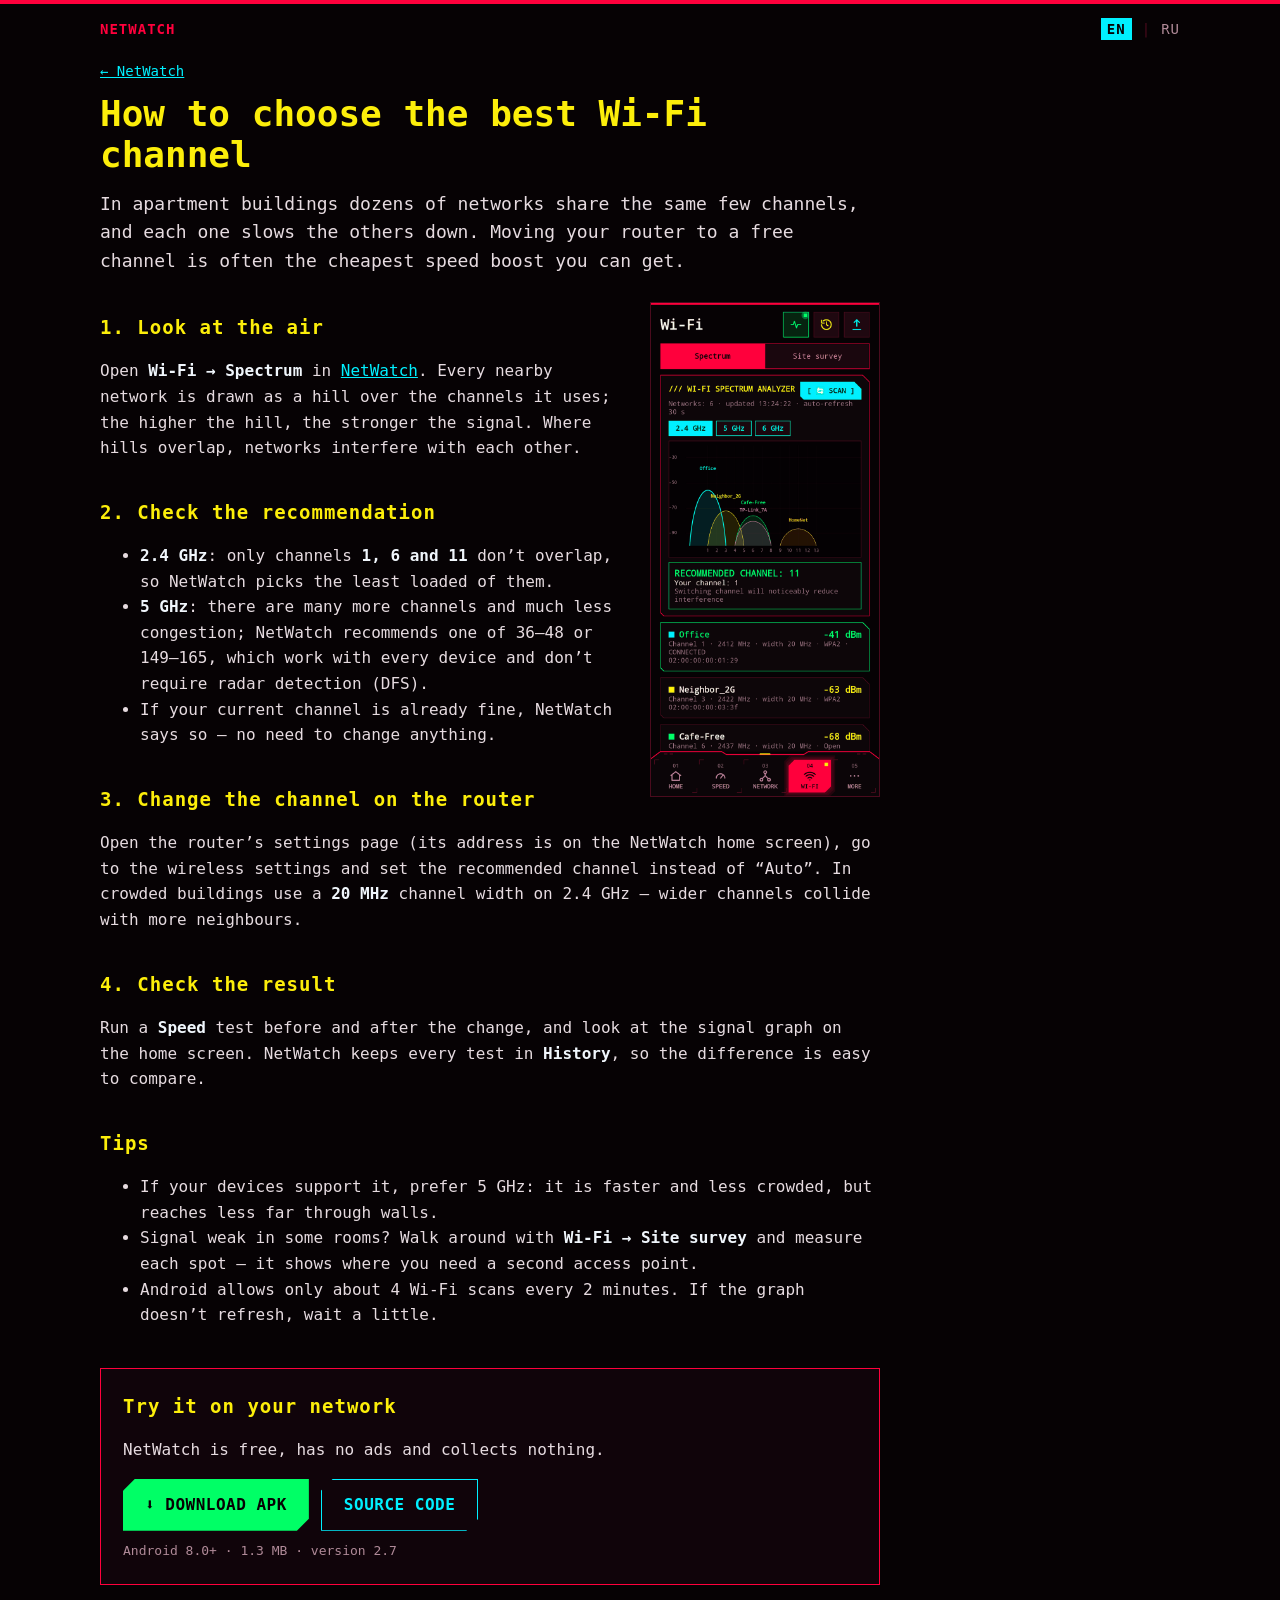
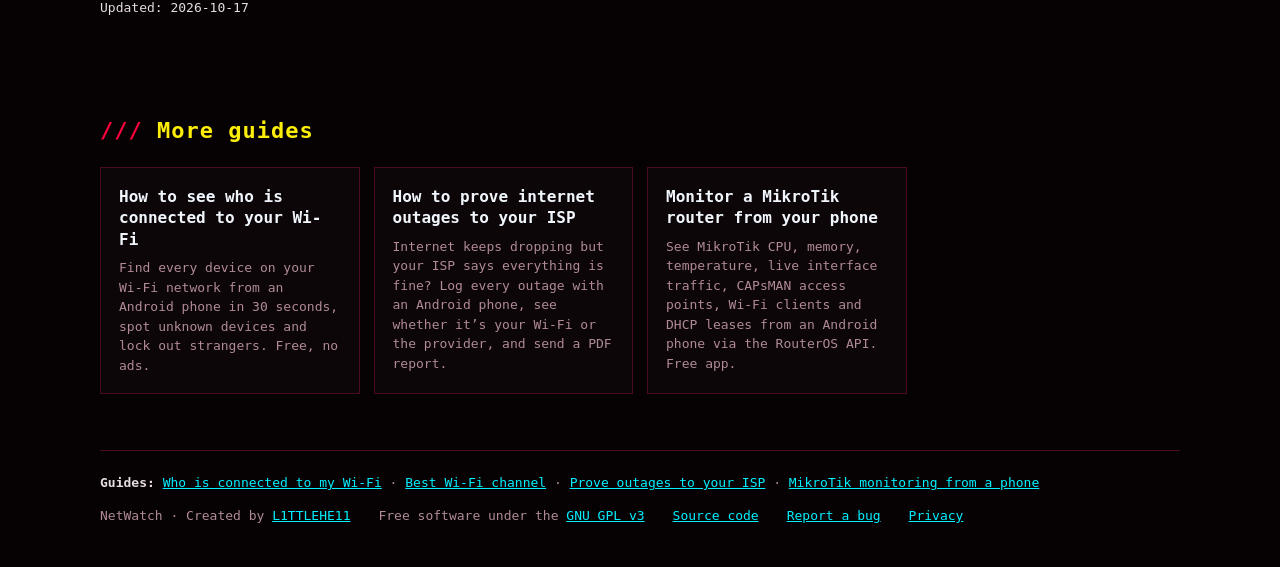
<file: docs/best-wifi-channel.html>
<!doctype html>
<html lang="en">
<head>
<meta charset="utf-8">
<meta name="viewport" content="width=device-width, initial-scale=1">
<title>How to choose the best Wi-Fi channel (Android app)</title>
<script>
(function(){try{var s=localStorage.getItem('nw_lang');var l=(navigator.languages&&navigator.languages[0])||navigator.language||'';
if(s==='ru'||(!s&&/^ru\b/i.test(l))){location.replace('ru/'+location.pathname.split('/').pop()+location.hash)}}catch(e){}})();
</script><meta name="description" content="Slow Wi-Fi in an apartment building? See how crowded each Wi-Fi channel is and switch your router to the least busy one. Free Android Wi-Fi analyzer.">
<link rel="canonical" href="https://l1ttlehe11.github.io/NetWatch/best-wifi-channel.html">
<link rel="alternate" hreflang="en" href="https://l1ttlehe11.github.io/NetWatch/best-wifi-channel.html">
<link rel="alternate" hreflang="ru" href="https://l1ttlehe11.github.io/NetWatch/ru/best-wifi-channel.html">
<link rel="alternate" hreflang="x-default" href="https://l1ttlehe11.github.io/NetWatch/best-wifi-channel.html">
<link rel="icon" type="image/png" href="favicon.png">
<link rel="apple-touch-icon" href="icon.png">
<meta name="theme-color" content="#060204">
<meta property="og:type" content="article">
<meta property="og:title" content="How to choose the best Wi-Fi channel (Android app)">
<meta property="og:description" content="Slow Wi-Fi in an apartment building? See how crowded each Wi-Fi channel is and switch your router to the least busy one. Free Android Wi-Fi analyzer.">
<meta property="og:image" content="https://l1ttlehe11.github.io/NetWatch/og.png">
<meta property="og:url" content="https://l1ttlehe11.github.io/NetWatch/best-wifi-channel.html">
<meta property="og:locale" content="en_US">
<meta property="og:locale:alternate" content="ru_RU">
<meta name="twitter:card" content="summary_large_image">
<script type="application/ld+json">
{
 "@context": "https://schema.org",
 "@type": "Article",
 "headline": "How to choose the best Wi-Fi channel",
 "description": "Slow Wi-Fi in an apartment building? See how crowded each Wi-Fi channel is and switch your router to the least busy one. Free Android Wi-Fi analyzer.",
 "inLanguage": "en",
 "dateModified": "2026-10-17",
 "image": "https://l1ttlehe11.github.io/NetWatch/screenshots/en/4_wifi.png",
 "author": {
  "@type": "Person",
  "name": "L1TTLEHE11",
  "url": "https://github.com/L1TTLEHE11"
 },
 "mainEntityOfPage": "https://l1ttlehe11.github.io/NetWatch/best-wifi-channel.html"
}
</script>
<script type="application/ld+json">
{
 "@context": "https://schema.org",
 "@type": "BreadcrumbList",
 "itemListElement": [
  {
   "@type": "ListItem",
   "position": 1,
   "name": "NetWatch",
   "item": "https://l1ttlehe11.github.io/NetWatch/"
  },
  {
   "@type": "ListItem",
   "position": 2,
   "name": "Best Wi-Fi channel",
   "item": "https://l1ttlehe11.github.io/NetWatch/best-wifi-channel.html"
  }
 ]
}
</script>
<link rel="stylesheet" href="site.css?v=99fa63cf">
</head>
<body class="doc">
<div class="top"></div>
<div class="wrap">
<nav class="bar"><a class="mark" href="./">NETWATCH</a><span class="links"></span><span class="lang"><b aria-current="true">EN</b><span class="sep">|</span><a href="ru/best-wifi-channel.html" hreflang="ru" lang="ru" data-lang="ru">RU</a></span></nav>
<main class="article">
  <p class="crumb"><a href="./">← NetWatch</a></p>
  <h1>How to choose the best Wi-Fi channel</h1>
  <p class="lead">In apartment buildings dozens of networks share the same few channels, and each one slows the others down. Moving your router to a free channel is often the cheapest speed boost you can get.</p>
  <figure class="shot"><img src="screenshots/en/4_wifi.png" alt="How to choose the best Wi-Fi channel" width="720" height="1558"></figure>

<h2>1. Look at the air</h2>
<p>Open <b>Wi-Fi → Spectrum</b> in <a href="./">NetWatch</a>. Every nearby network is drawn as a hill over the channels it uses; the higher the hill, the stronger the signal. Where hills overlap, networks interfere with each other.</p>

<h2>2. Check the recommendation</h2>
<ul>
<li><b>2.4 GHz</b>: only channels <b>1, 6 and 11</b> don’t overlap, so NetWatch picks the least loaded of them.</li>
<li><b>5 GHz</b>: there are many more channels and much less congestion; NetWatch recommends one of 36–48 or 149–165, which work with every device and don’t require radar detection (DFS).</li>
<li>If your current channel is already fine, NetWatch says so — no need to change anything.</li>
</ul>

<h2>3. Change the channel on the router</h2>
<p>Open the router’s settings page (its address is on the NetWatch home screen), go to the wireless settings and set the recommended channel instead of “Auto”. In crowded buildings use a <b>20 MHz</b> channel width on 2.4 GHz — wider channels collide with more neighbours.</p>

<h2>4. Check the result</h2>
<p>Run a <b>Speed</b> test before and after the change, and look at the signal graph on the home screen. NetWatch keeps every test in <b>History</b>, so the difference is easy to compare.</p>

<h2>Tips</h2>
<ul>
<li>If your devices support it, prefer 5 GHz: it is faster and less crowded, but reaches less far through walls.</li>
<li>Signal weak in some rooms? Walk around with <b>Wi-Fi → Site survey</b> and measure each spot — it shows where you need a second access point.</li>
<li>Android allows only about 4 Wi-Fi scans every 2 minutes. If the graph doesn’t refresh, wait a little.</li>
</ul>

  <div class="gcta">
    <h2>Try it on your network</h2>
    <p>NetWatch is free, has no ads and collects nothing.</p>
    <div class="cta">
      <a class="btn main" href="https://github.com/L1TTLEHE11/NetWatch/raw/main/apk/NetWatch-2.7-universal.apk">⬇ DOWNLOAD APK</a>
      <a class="btn alt" href="https://github.com/L1TTLEHE11/NetWatch">SOURCE CODE</a>
    </div>
    <div class="meta">Android 8.0+ · 1.3 MB · version 2.7</div>
  </div>
  <p class="mut">Updated: 2026-10-17</p>
</main>
<section>
  <h2>More guides</h2>
  <div class="guides">
    <a class="guide" href="who-is-on-my-wifi.html"><b>How to see who is connected to your Wi-Fi</b><span>Find every device on your Wi-Fi network from an Android phone in 30 seconds, spot unknown devices and lock out strangers. Free, no ads.</span></a>
    <a class="guide" href="prove-internet-outages.html"><b>How to prove internet outages to your ISP</b><span>Internet keeps dropping but your ISP says everything is fine? Log every outage with an Android phone, see whether it’s your Wi-Fi or the provider, and send a PDF report.</span></a>
    <a class="guide" href="mikrotik-monitoring-android.html"><b>Monitor a MikroTik router from your phone</b><span>See MikroTik CPU, memory, temperature, live interface traffic, CAPsMAN access points, Wi-Fi clients and DHCP leases from an Android phone via the RouterOS API. Free app.</span></a>
  </div>
</section>
<footer>
  <div class="fg"><b>Guides:</b> <a href="who-is-on-my-wifi.html">Who is connected to my Wi-Fi</a> · <a href="best-wifi-channel.html">Best Wi-Fi channel</a> · <a href="prove-internet-outages.html">Prove outages to your ISP</a> · <a href="mikrotik-monitoring-android.html">MikroTik monitoring from a phone</a></div>
  <div class="fl">
  <span>NetWatch · Created by <a href="https://github.com/L1TTLEHE11">L1TTLEHE11</a></span>
  <span>Free software under the <a href="https://github.com/L1TTLEHE11/NetWatch/blob/main/LICENSE">GNU GPL v3</a></span>
  <span><a href="https://github.com/L1TTLEHE11/NetWatch">Source code</a></span>
  <span><a href="https://github.com/L1TTLEHE11/NetWatch/issues">Report a bug</a></span>
  <span><a href="privacy.html">Privacy</a></span>
  </div>
</footer>
</div>
<script>
document.addEventListener('click',function(e){var a=e.target.closest('a[data-lang]');if(a){try{localStorage.setItem('nw_lang',a.dataset.lang)}catch(_){}}});
</script>
</body>
</html>
</file>
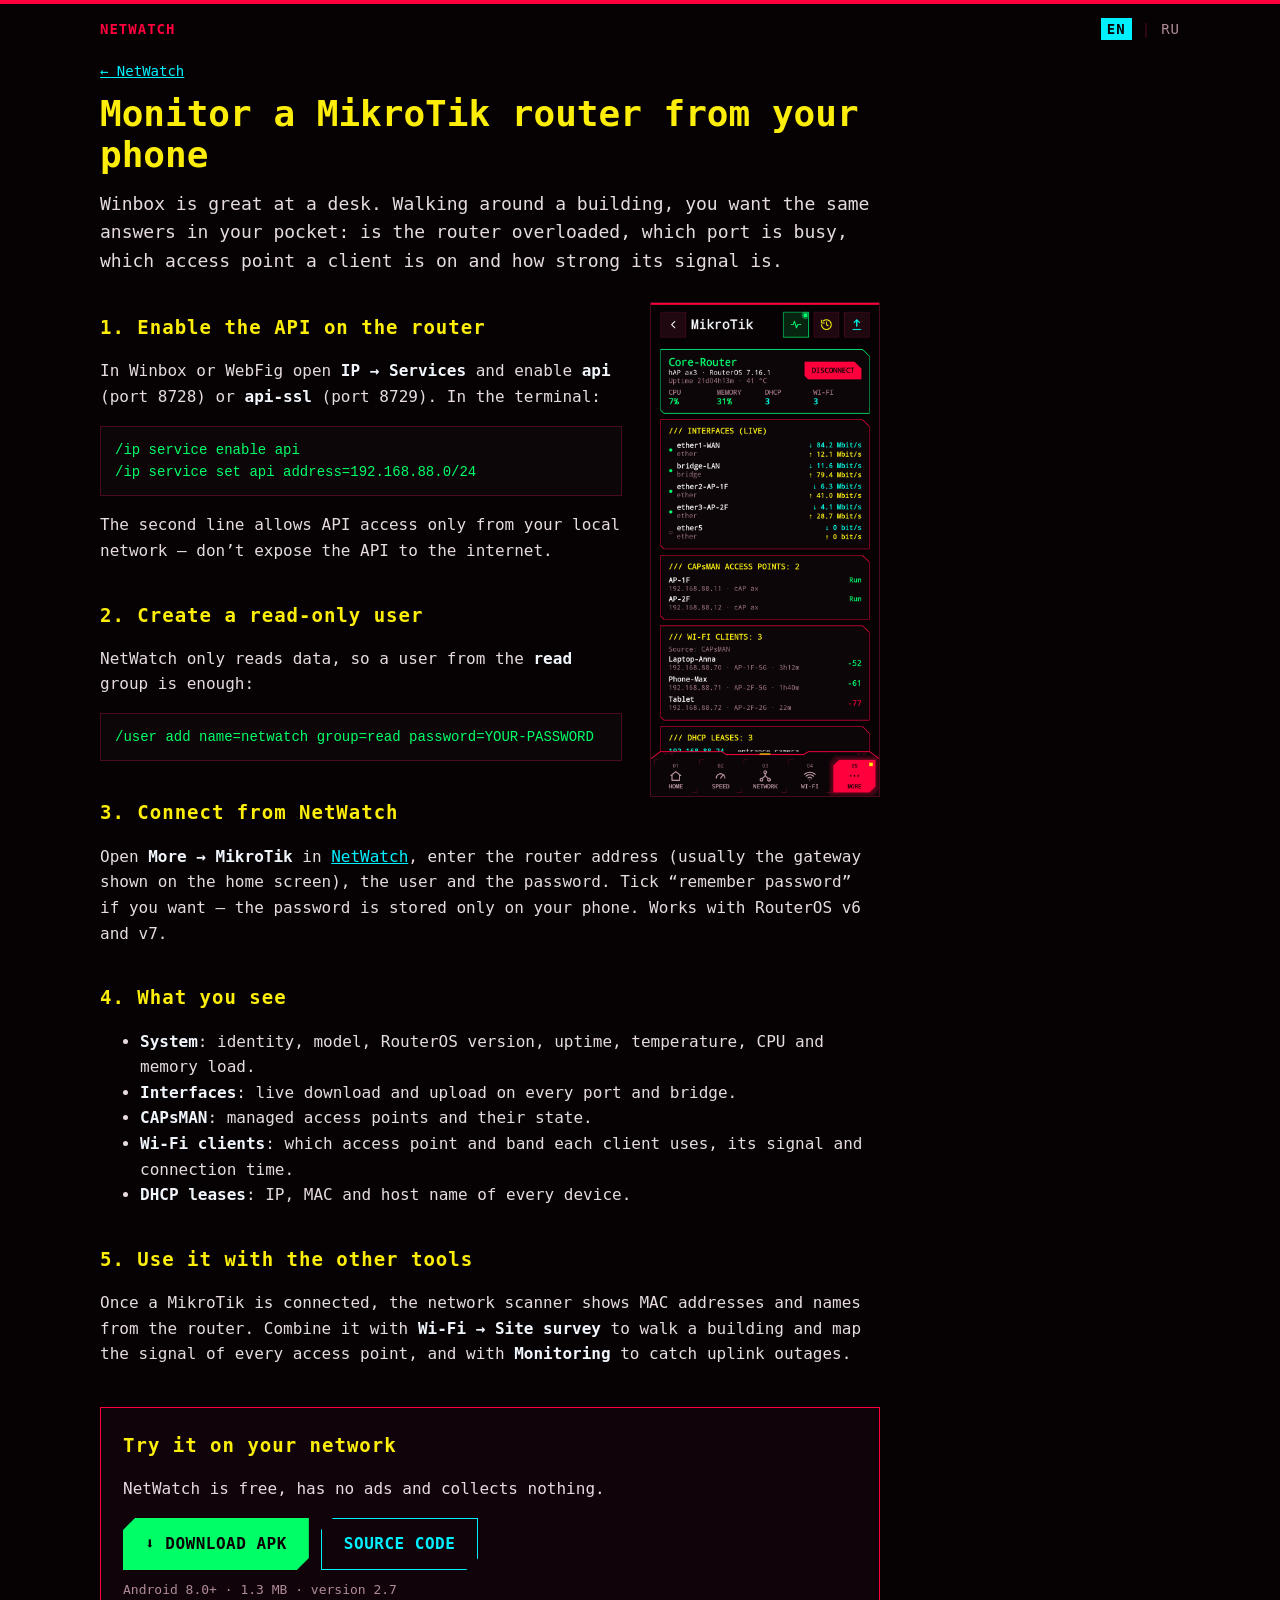
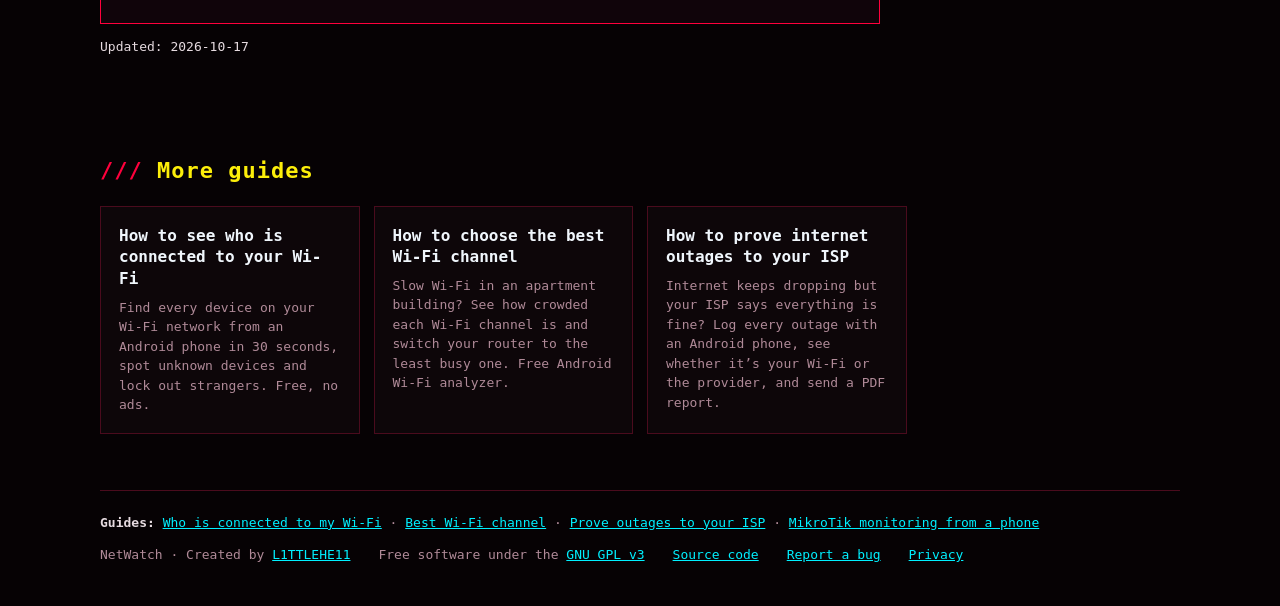
<file: docs/mikrotik-monitoring-android.html>
<!doctype html>
<html lang="en">
<head>
<meta charset="utf-8">
<meta name="viewport" content="width=device-width, initial-scale=1">
<title>Monitor a MikroTik router from your Android phone</title>
<script>
(function(){try{var s=localStorage.getItem('nw_lang');var l=(navigator.languages&&navigator.languages[0])||navigator.language||'';
if(s==='ru'||(!s&&/^ru\b/i.test(l))){location.replace('ru/'+location.pathname.split('/').pop()+location.hash)}}catch(e){}})();
</script><meta name="description" content="See MikroTik CPU, memory, temperature, live interface traffic, CAPsMAN access points, Wi-Fi clients and DHCP leases from an Android phone via the RouterOS API. Free app.">
<link rel="canonical" href="https://l1ttlehe11.github.io/NetWatch/mikrotik-monitoring-android.html">
<link rel="alternate" hreflang="en" href="https://l1ttlehe11.github.io/NetWatch/mikrotik-monitoring-android.html">
<link rel="alternate" hreflang="ru" href="https://l1ttlehe11.github.io/NetWatch/ru/mikrotik-monitoring-android.html">
<link rel="alternate" hreflang="x-default" href="https://l1ttlehe11.github.io/NetWatch/mikrotik-monitoring-android.html">
<link rel="icon" type="image/png" href="favicon.png">
<link rel="apple-touch-icon" href="icon.png">
<meta name="theme-color" content="#060204">
<meta property="og:type" content="article">
<meta property="og:title" content="Monitor a MikroTik router from your Android phone">
<meta property="og:description" content="See MikroTik CPU, memory, temperature, live interface traffic, CAPsMAN access points, Wi-Fi clients and DHCP leases from an Android phone via the RouterOS API. Free app.">
<meta property="og:image" content="https://l1ttlehe11.github.io/NetWatch/og.png">
<meta property="og:url" content="https://l1ttlehe11.github.io/NetWatch/mikrotik-monitoring-android.html">
<meta property="og:locale" content="en_US">
<meta property="og:locale:alternate" content="ru_RU">
<meta name="twitter:card" content="summary_large_image">
<script type="application/ld+json">
{
 "@context": "https://schema.org",
 "@type": "Article",
 "headline": "Monitor a MikroTik router from your phone",
 "description": "See MikroTik CPU, memory, temperature, live interface traffic, CAPsMAN access points, Wi-Fi clients and DHCP leases from an Android phone via the RouterOS API. Free app.",
 "inLanguage": "en",
 "dateModified": "2026-10-17",
 "image": "https://l1ttlehe11.github.io/NetWatch/screenshots/en/6_mikrotik.png",
 "author": {
  "@type": "Person",
  "name": "L1TTLEHE11",
  "url": "https://github.com/L1TTLEHE11"
 },
 "mainEntityOfPage": "https://l1ttlehe11.github.io/NetWatch/mikrotik-monitoring-android.html"
}
</script>
<script type="application/ld+json">
{
 "@context": "https://schema.org",
 "@type": "BreadcrumbList",
 "itemListElement": [
  {
   "@type": "ListItem",
   "position": 1,
   "name": "NetWatch",
   "item": "https://l1ttlehe11.github.io/NetWatch/"
  },
  {
   "@type": "ListItem",
   "position": 2,
   "name": "MikroTik monitoring from a phone",
   "item": "https://l1ttlehe11.github.io/NetWatch/mikrotik-monitoring-android.html"
  }
 ]
}
</script>
<link rel="stylesheet" href="site.css?v=99fa63cf">
</head>
<body class="doc">
<div class="top"></div>
<div class="wrap">
<nav class="bar"><a class="mark" href="./">NETWATCH</a><span class="links"></span><span class="lang"><b aria-current="true">EN</b><span class="sep">|</span><a href="ru/mikrotik-monitoring-android.html" hreflang="ru" lang="ru" data-lang="ru">RU</a></span></nav>
<main class="article">
  <p class="crumb"><a href="./">← NetWatch</a></p>
  <h1>Monitor a MikroTik router from your phone</h1>
  <p class="lead">Winbox is great at a desk. Walking around a building, you want the same answers in your pocket: is the router overloaded, which port is busy, which access point a client is on and how strong its signal is.</p>
  <figure class="shot"><img src="screenshots/en/6_mikrotik.png" alt="Monitor a MikroTik router from your phone" width="720" height="1558"></figure>

<h2>1. Enable the API on the router</h2>
<p>In Winbox or WebFig open <b>IP → Services</b> and enable <b>api</b> (port 8728) or <b>api-ssl</b> (port 8729). In the terminal:</p>
<pre>/ip service enable api
/ip service set api address=192.168.88.0/24</pre>
<p>The second line allows API access only from your local network — don’t expose the API to the internet.</p>

<h2>2. Create a read-only user</h2>
<p>NetWatch only reads data, so a user from the <b>read</b> group is enough:</p>
<pre>/user add name=netwatch group=read password=YOUR-PASSWORD</pre>

<h2>3. Connect from NetWatch</h2>
<p>Open <b>More → MikroTik</b> in <a href="./">NetWatch</a>, enter the router address (usually the gateway shown on the home screen), the user and the password. Tick “remember password” if you want — the password is stored only on your phone. Works with RouterOS v6 and v7.</p>

<h2>4. What you see</h2>
<ul>
<li><b>System</b>: identity, model, RouterOS version, uptime, temperature, CPU and memory load.</li>
<li><b>Interfaces</b>: live download and upload on every port and bridge.</li>
<li><b>CAPsMAN</b>: managed access points and their state.</li>
<li><b>Wi-Fi clients</b>: which access point and band each client uses, its signal and connection time.</li>
<li><b>DHCP leases</b>: IP, MAC and host name of every device.</li>
</ul>

<h2>5. Use it with the other tools</h2>
<p>Once a MikroTik is connected, the network scanner shows MAC addresses and names from the router. Combine it with <b>Wi-Fi → Site survey</b> to walk a building and map the signal of every access point, and with <b>Monitoring</b> to catch uplink outages.</p>

  <div class="gcta">
    <h2>Try it on your network</h2>
    <p>NetWatch is free, has no ads and collects nothing.</p>
    <div class="cta">
      <a class="btn main" href="https://github.com/L1TTLEHE11/NetWatch/raw/main/apk/NetWatch-2.7-universal.apk">⬇ DOWNLOAD APK</a>
      <a class="btn alt" href="https://github.com/L1TTLEHE11/NetWatch">SOURCE CODE</a>
    </div>
    <div class="meta">Android 8.0+ · 1.3 MB · version 2.7</div>
  </div>
  <p class="mut">Updated: 2026-10-17</p>
</main>
<section>
  <h2>More guides</h2>
  <div class="guides">
    <a class="guide" href="who-is-on-my-wifi.html"><b>How to see who is connected to your Wi-Fi</b><span>Find every device on your Wi-Fi network from an Android phone in 30 seconds, spot unknown devices and lock out strangers. Free, no ads.</span></a>
    <a class="guide" href="best-wifi-channel.html"><b>How to choose the best Wi-Fi channel</b><span>Slow Wi-Fi in an apartment building? See how crowded each Wi-Fi channel is and switch your router to the least busy one. Free Android Wi-Fi analyzer.</span></a>
    <a class="guide" href="prove-internet-outages.html"><b>How to prove internet outages to your ISP</b><span>Internet keeps dropping but your ISP says everything is fine? Log every outage with an Android phone, see whether it’s your Wi-Fi or the provider, and send a PDF report.</span></a>
  </div>
</section>
<footer>
  <div class="fg"><b>Guides:</b> <a href="who-is-on-my-wifi.html">Who is connected to my Wi-Fi</a> · <a href="best-wifi-channel.html">Best Wi-Fi channel</a> · <a href="prove-internet-outages.html">Prove outages to your ISP</a> · <a href="mikrotik-monitoring-android.html">MikroTik monitoring from a phone</a></div>
  <div class="fl">
  <span>NetWatch · Created by <a href="https://github.com/L1TTLEHE11">L1TTLEHE11</a></span>
  <span>Free software under the <a href="https://github.com/L1TTLEHE11/NetWatch/blob/main/LICENSE">GNU GPL v3</a></span>
  <span><a href="https://github.com/L1TTLEHE11/NetWatch">Source code</a></span>
  <span><a href="https://github.com/L1TTLEHE11/NetWatch/issues">Report a bug</a></span>
  <span><a href="privacy.html">Privacy</a></span>
  </div>
</footer>
</div>
<script>
document.addEventListener('click',function(e){var a=e.target.closest('a[data-lang]');if(a){try{localStorage.setItem('nw_lang',a.dataset.lang)}catch(_){}}});
</script>
</body>
</html>
</file>
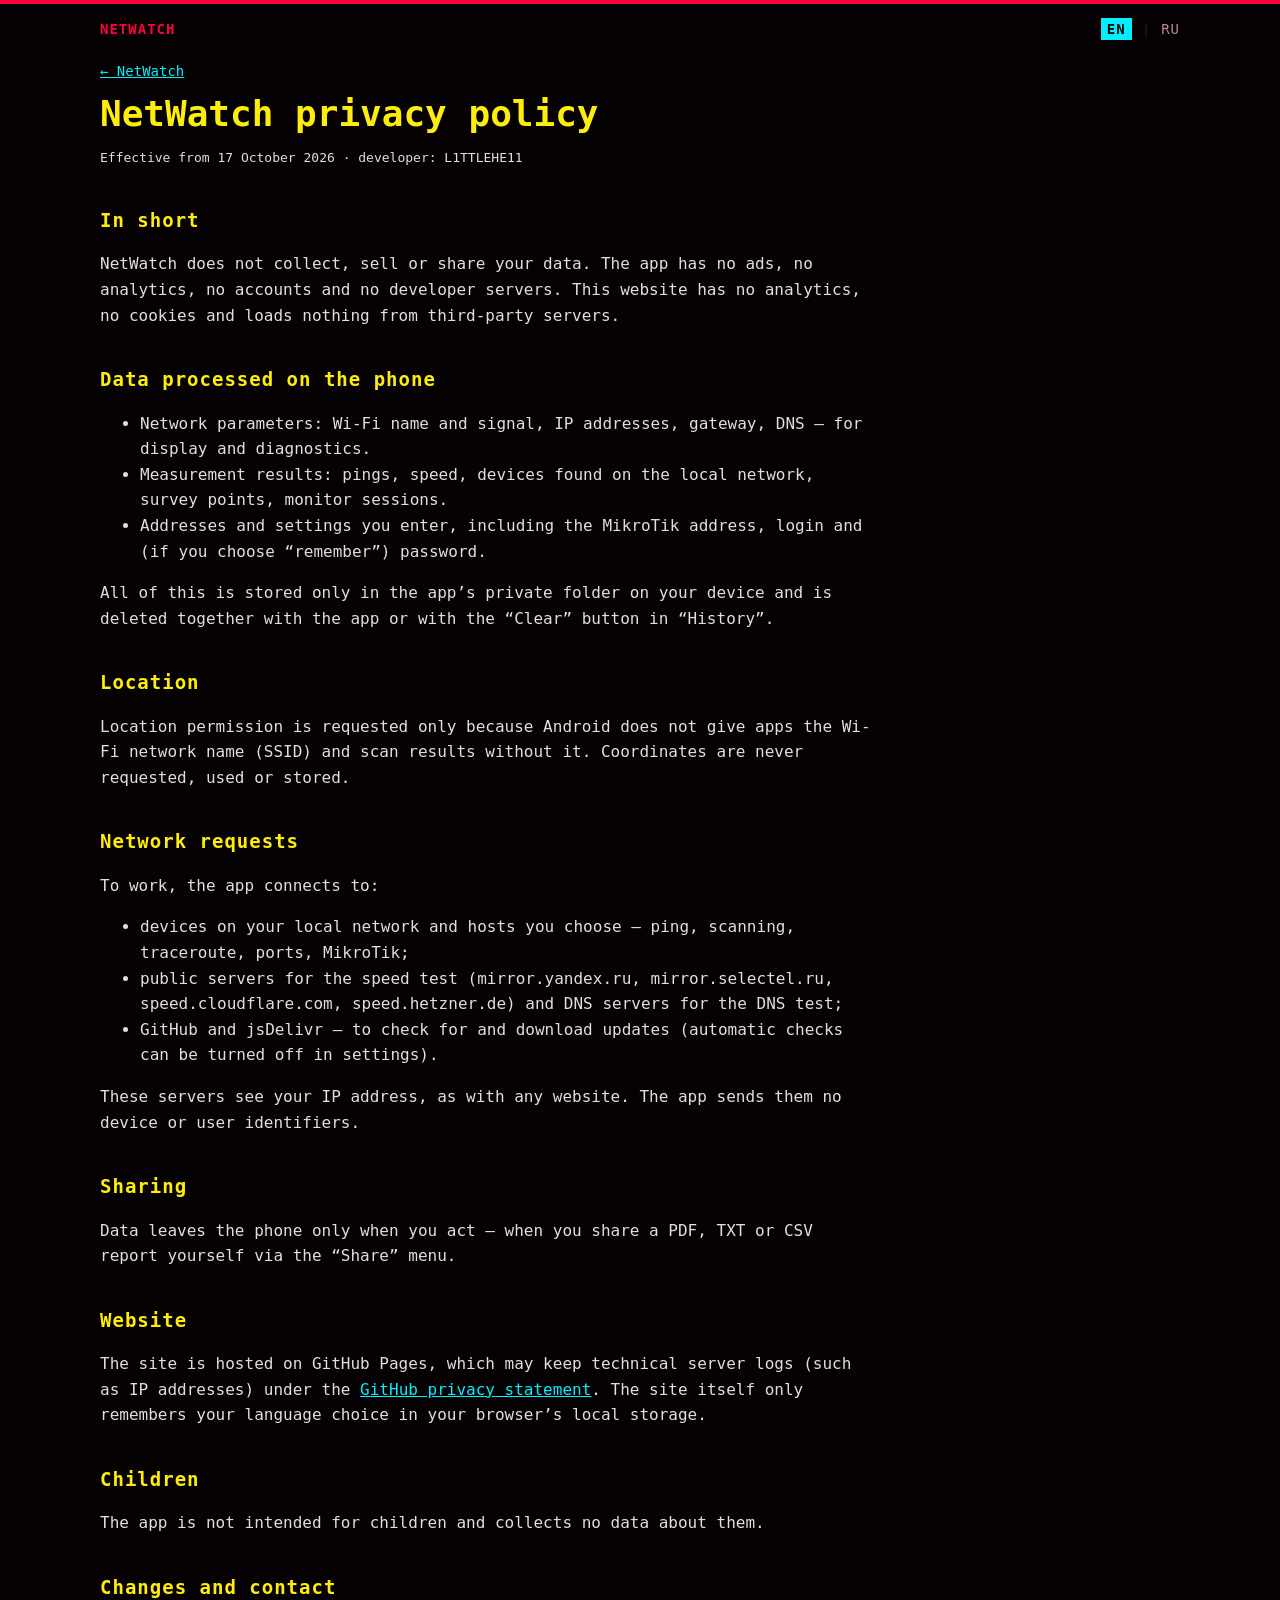
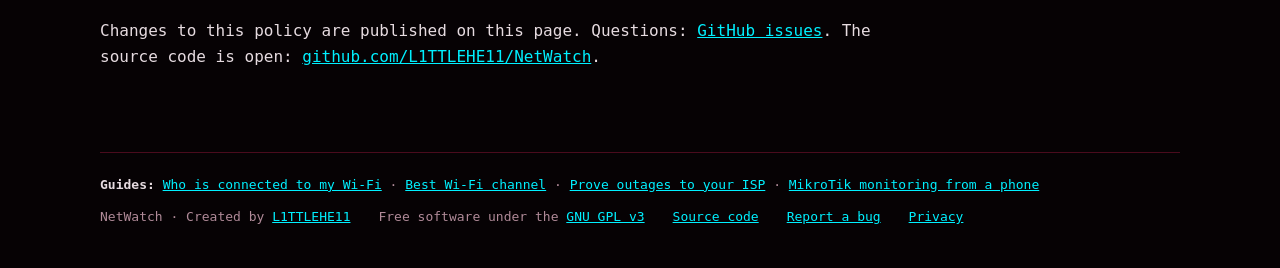
<file: docs/privacy.html>
<!doctype html>
<html lang="en">
<head>
<meta charset="utf-8">
<meta name="viewport" content="width=device-width, initial-scale=1">
<title>Privacy policy — NetWatch</title>
<script>
(function(){try{var s=localStorage.getItem('nw_lang');var l=(navigator.languages&&navigator.languages[0])||navigator.language||'';
if(s==='ru'||(!s&&/^ru\b/i.test(l))){location.replace('ru/'+location.pathname.split('/').pop()+location.hash)}}catch(e){}})();
</script><meta name="description" content="NetWatch privacy policy: the app and the website collect no personal data and use no analytics.">
<link rel="canonical" href="https://l1ttlehe11.github.io/NetWatch/privacy.html">
<link rel="alternate" hreflang="en" href="https://l1ttlehe11.github.io/NetWatch/privacy.html">
<link rel="alternate" hreflang="ru" href="https://l1ttlehe11.github.io/NetWatch/ru/privacy.html">
<link rel="alternate" hreflang="x-default" href="https://l1ttlehe11.github.io/NetWatch/privacy.html">
<link rel="icon" type="image/png" href="favicon.png">
<link rel="apple-touch-icon" href="icon.png">
<meta name="theme-color" content="#060204">
<meta property="og:type" content="article">
<meta property="og:title" content="Privacy policy — NetWatch">
<meta property="og:description" content="NetWatch privacy policy: the app and the website collect no personal data and use no analytics.">
<meta property="og:image" content="https://l1ttlehe11.github.io/NetWatch/og.png">
<meta property="og:url" content="https://l1ttlehe11.github.io/NetWatch/privacy.html">
<meta property="og:locale" content="en_US">
<meta property="og:locale:alternate" content="ru_RU">
<meta name="twitter:card" content="summary_large_image">
<link rel="stylesheet" href="site.css?v=99fa63cf">
</head>
<body class="doc">
<div class="top"></div>
<div class="wrap">
<nav class="bar"><a class="mark" href="./">NETWATCH</a><span class="links"></span><span class="lang"><b aria-current="true">EN</b><span class="sep">|</span><a href="ru/privacy.html" hreflang="ru" lang="ru" data-lang="ru">RU</a></span></nav>
<main class="article">
<p class="crumb"><a href="./">← NetWatch</a></p>
<h1>NetWatch privacy policy</h1>
<p class="mut">Effective from 17 October 2026 · developer: L1TTLEHE11</p>

<h2>In short</h2>
<p>NetWatch does not collect, sell or share your data. The app has no ads, no analytics, no accounts and no developer servers. This website has no analytics, no cookies and loads nothing from third-party servers.</p>

<h2>Data processed on the phone</h2>
<ul>
<li>Network parameters: Wi-Fi name and signal, IP addresses, gateway, DNS — for display and diagnostics.</li>
<li>Measurement results: pings, speed, devices found on the local network, survey points, monitor sessions.</li>
<li>Addresses and settings you enter, including the MikroTik address, login and (if you choose “remember”) password.</li>
</ul>
<p>All of this is stored only in the app’s private folder on your device and is deleted together with the app or with the “Clear” button in “History”.</p>

<h2>Location</h2>
<p>Location permission is requested only because Android does not give apps the Wi-Fi network name (SSID) and scan results without it. Coordinates are never requested, used or stored.</p>

<h2>Network requests</h2>
<p>To work, the app connects to:</p>
<ul>
<li>devices on your local network and hosts you choose — ping, scanning, traceroute, ports, MikroTik;</li>
<li>public servers for the speed test (mirror.yandex.ru, mirror.selectel.ru, speed.cloudflare.com, speed.hetzner.de) and DNS servers for the DNS test;</li>
<li>GitHub and jsDelivr — to check for and download updates (automatic checks can be turned off in settings).</li>
</ul>
<p>These servers see your IP address, as with any website. The app sends them no device or user identifiers.</p>

<h2>Sharing</h2>
<p>Data leaves the phone only when you act — when you share a PDF, TXT or CSV report yourself via the “Share” menu.</p>

<h2>Website</h2>
<p>The site is hosted on GitHub Pages, which may keep technical server logs (such as IP addresses) under the <a href="https://docs.github.com/en/site-policy/privacy-policies/github-general-privacy-statement">GitHub privacy statement</a>. The site itself only remembers your language choice in your browser’s local storage.</p>

<h2>Children</h2>
<p>The app is not intended for children and collects no data about them.</p>

<h2>Changes and contact</h2>
<p>Changes to this policy are published on this page. Questions: <a href="https://github.com/L1TTLEHE11/NetWatch/issues">GitHub issues</a>. The source code is open: <a href="https://github.com/L1TTLEHE11/NetWatch">github.com/L1TTLEHE11/NetWatch</a>.</p>
</main>
<footer>
  <div class="fg"><b>Guides:</b> <a href="who-is-on-my-wifi.html">Who is connected to my Wi-Fi</a> · <a href="best-wifi-channel.html">Best Wi-Fi channel</a> · <a href="prove-internet-outages.html">Prove outages to your ISP</a> · <a href="mikrotik-monitoring-android.html">MikroTik monitoring from a phone</a></div>
  <div class="fl">
  <span>NetWatch · Created by <a href="https://github.com/L1TTLEHE11">L1TTLEHE11</a></span>
  <span>Free software under the <a href="https://github.com/L1TTLEHE11/NetWatch/blob/main/LICENSE">GNU GPL v3</a></span>
  <span><a href="https://github.com/L1TTLEHE11/NetWatch">Source code</a></span>
  <span><a href="https://github.com/L1TTLEHE11/NetWatch/issues">Report a bug</a></span>
  <span><a href="privacy.html">Privacy</a></span>
  </div>
</footer>
</div>
<script>
document.addEventListener('click',function(e){var a=e.target.closest('a[data-lang]');if(a){try{localStorage.setItem('nw_lang',a.dataset.lang)}catch(_){}}});
</script>
</body>
</html>
</file>
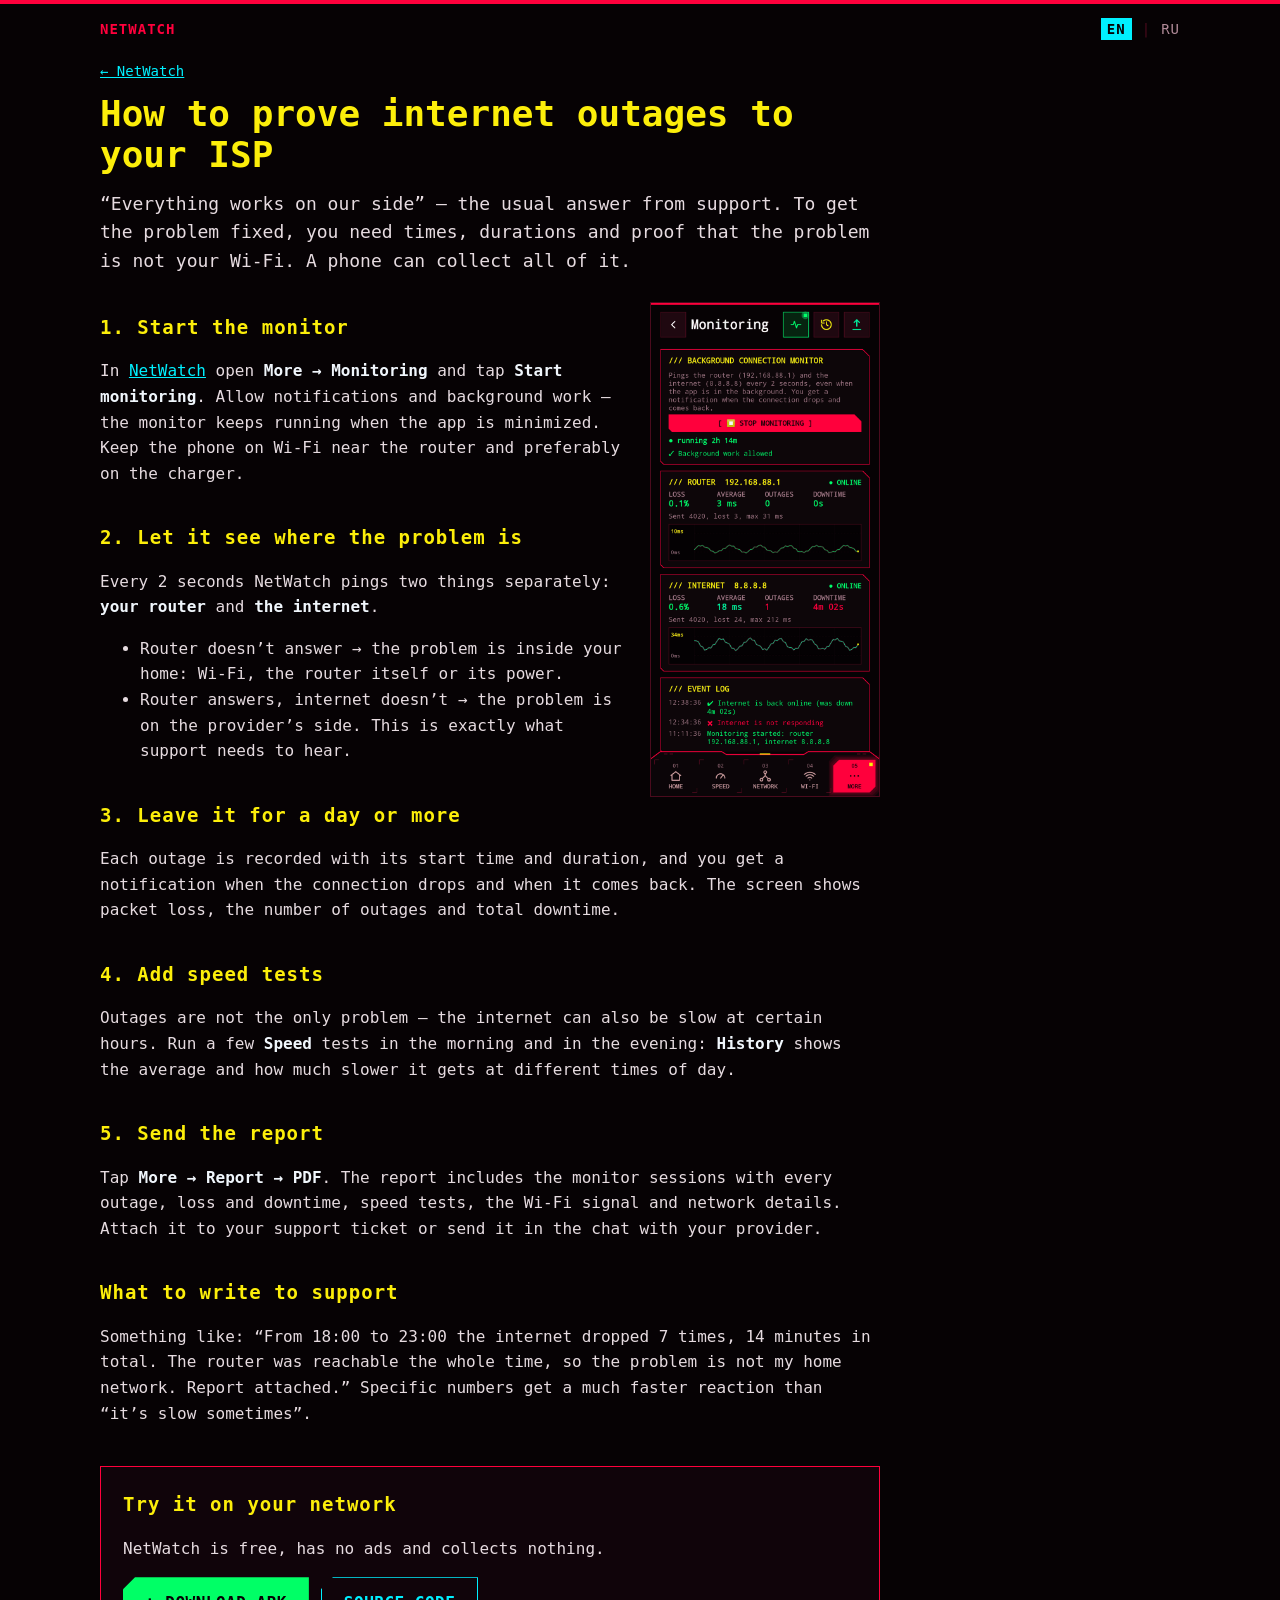
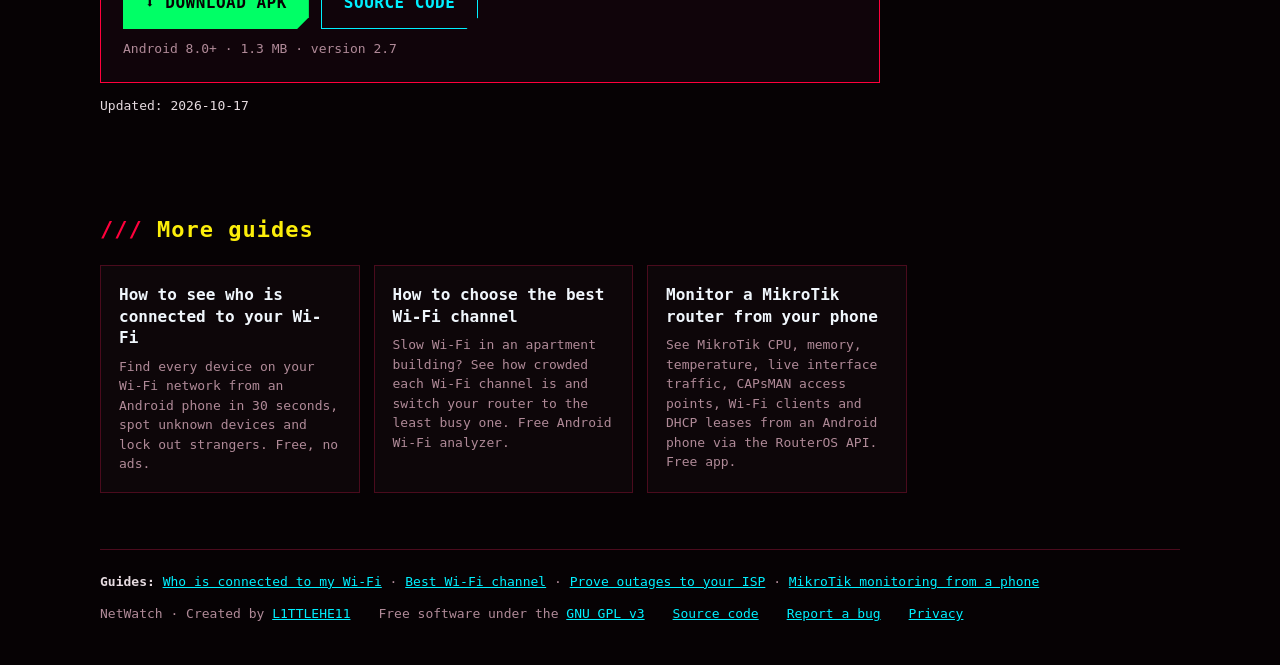
<file: docs/prove-internet-outages.html>
<!doctype html>
<html lang="en">
<head>
<meta charset="utf-8">
<meta name="viewport" content="width=device-width, initial-scale=1">
<title>How to prove internet outages to your ISP</title>
<script>
(function(){try{var s=localStorage.getItem('nw_lang');var l=(navigator.languages&&navigator.languages[0])||navigator.language||'';
if(s==='ru'||(!s&&/^ru\b/i.test(l))){location.replace('ru/'+location.pathname.split('/').pop()+location.hash)}}catch(e){}})();
</script><meta name="description" content="Internet keeps dropping but your ISP says everything is fine? Log every outage with an Android phone, see whether it’s your Wi-Fi or the provider, and send a PDF report.">
<link rel="canonical" href="https://l1ttlehe11.github.io/NetWatch/prove-internet-outages.html">
<link rel="alternate" hreflang="en" href="https://l1ttlehe11.github.io/NetWatch/prove-internet-outages.html">
<link rel="alternate" hreflang="ru" href="https://l1ttlehe11.github.io/NetWatch/ru/prove-internet-outages.html">
<link rel="alternate" hreflang="x-default" href="https://l1ttlehe11.github.io/NetWatch/prove-internet-outages.html">
<link rel="icon" type="image/png" href="favicon.png">
<link rel="apple-touch-icon" href="icon.png">
<meta name="theme-color" content="#060204">
<meta property="og:type" content="article">
<meta property="og:title" content="How to prove internet outages to your ISP">
<meta property="og:description" content="Internet keeps dropping but your ISP says everything is fine? Log every outage with an Android phone, see whether it’s your Wi-Fi or the provider, and send a PDF report.">
<meta property="og:image" content="https://l1ttlehe11.github.io/NetWatch/og.png">
<meta property="og:url" content="https://l1ttlehe11.github.io/NetWatch/prove-internet-outages.html">
<meta property="og:locale" content="en_US">
<meta property="og:locale:alternate" content="ru_RU">
<meta name="twitter:card" content="summary_large_image">
<script type="application/ld+json">
{
 "@context": "https://schema.org",
 "@type": "Article",
 "headline": "How to prove internet outages to your ISP",
 "description": "Internet keeps dropping but your ISP says everything is fine? Log every outage with an Android phone, see whether it’s your Wi-Fi or the provider, and send a PDF report.",
 "inLanguage": "en",
 "dateModified": "2026-10-17",
 "image": "https://l1ttlehe11.github.io/NetWatch/screenshots/en/5_monitor.png",
 "author": {
  "@type": "Person",
  "name": "L1TTLEHE11",
  "url": "https://github.com/L1TTLEHE11"
 },
 "mainEntityOfPage": "https://l1ttlehe11.github.io/NetWatch/prove-internet-outages.html"
}
</script>
<script type="application/ld+json">
{
 "@context": "https://schema.org",
 "@type": "BreadcrumbList",
 "itemListElement": [
  {
   "@type": "ListItem",
   "position": 1,
   "name": "NetWatch",
   "item": "https://l1ttlehe11.github.io/NetWatch/"
  },
  {
   "@type": "ListItem",
   "position": 2,
   "name": "Prove outages to your ISP",
   "item": "https://l1ttlehe11.github.io/NetWatch/prove-internet-outages.html"
  }
 ]
}
</script>
<link rel="stylesheet" href="site.css?v=99fa63cf">
</head>
<body class="doc">
<div class="top"></div>
<div class="wrap">
<nav class="bar"><a class="mark" href="./">NETWATCH</a><span class="links"></span><span class="lang"><b aria-current="true">EN</b><span class="sep">|</span><a href="ru/prove-internet-outages.html" hreflang="ru" lang="ru" data-lang="ru">RU</a></span></nav>
<main class="article">
  <p class="crumb"><a href="./">← NetWatch</a></p>
  <h1>How to prove internet outages to your ISP</h1>
  <p class="lead">“Everything works on our side” — the usual answer from support. To get the problem fixed, you need times, durations and proof that the problem is not your Wi-Fi. A phone can collect all of it.</p>
  <figure class="shot"><img src="screenshots/en/5_monitor.png" alt="How to prove internet outages to your ISP" width="720" height="1558"></figure>

<h2>1. Start the monitor</h2>
<p>In <a href="./">NetWatch</a> open <b>More → Monitoring</b> and tap <b>Start monitoring</b>. Allow notifications and background work — the monitor keeps running when the app is minimized. Keep the phone on Wi-Fi near the router and preferably on the charger.</p>

<h2>2. Let it see where the problem is</h2>
<p>Every 2 seconds NetWatch pings two things separately: <b>your router</b> and <b>the internet</b>.</p>
<ul>
<li>Router doesn’t answer → the problem is inside your home: Wi-Fi, the router itself or its power.</li>
<li>Router answers, internet doesn’t → the problem is on the provider’s side. This is exactly what support needs to hear.</li>
</ul>

<h2>3. Leave it for a day or more</h2>
<p>Each outage is recorded with its start time and duration, and you get a notification when the connection drops and when it comes back. The screen shows packet loss, the number of outages and total downtime.</p>

<h2>4. Add speed tests</h2>
<p>Outages are not the only problem — the internet can also be slow at certain hours. Run a few <b>Speed</b> tests in the morning and in the evening: <b>History</b> shows the average and how much slower it gets at different times of day.</p>

<h2>5. Send the report</h2>
<p>Tap <b>More → Report → PDF</b>. The report includes the monitor sessions with every outage, loss and downtime, speed tests, the Wi-Fi signal and network details. Attach it to your support ticket or send it in the chat with your provider.</p>

<h2>What to write to support</h2>
<p>Something like: “From 18:00 to 23:00 the internet dropped 7 times, 14 minutes in total. The router was reachable the whole time, so the problem is not my home network. Report attached.” Specific numbers get a much faster reaction than “it’s slow sometimes”.</p>

  <div class="gcta">
    <h2>Try it on your network</h2>
    <p>NetWatch is free, has no ads and collects nothing.</p>
    <div class="cta">
      <a class="btn main" href="https://github.com/L1TTLEHE11/NetWatch/raw/main/apk/NetWatch-2.7-universal.apk">⬇ DOWNLOAD APK</a>
      <a class="btn alt" href="https://github.com/L1TTLEHE11/NetWatch">SOURCE CODE</a>
    </div>
    <div class="meta">Android 8.0+ · 1.3 MB · version 2.7</div>
  </div>
  <p class="mut">Updated: 2026-10-17</p>
</main>
<section>
  <h2>More guides</h2>
  <div class="guides">
    <a class="guide" href="who-is-on-my-wifi.html"><b>How to see who is connected to your Wi-Fi</b><span>Find every device on your Wi-Fi network from an Android phone in 30 seconds, spot unknown devices and lock out strangers. Free, no ads.</span></a>
    <a class="guide" href="best-wifi-channel.html"><b>How to choose the best Wi-Fi channel</b><span>Slow Wi-Fi in an apartment building? See how crowded each Wi-Fi channel is and switch your router to the least busy one. Free Android Wi-Fi analyzer.</span></a>
    <a class="guide" href="mikrotik-monitoring-android.html"><b>Monitor a MikroTik router from your phone</b><span>See MikroTik CPU, memory, temperature, live interface traffic, CAPsMAN access points, Wi-Fi clients and DHCP leases from an Android phone via the RouterOS API. Free app.</span></a>
  </div>
</section>
<footer>
  <div class="fg"><b>Guides:</b> <a href="who-is-on-my-wifi.html">Who is connected to my Wi-Fi</a> · <a href="best-wifi-channel.html">Best Wi-Fi channel</a> · <a href="prove-internet-outages.html">Prove outages to your ISP</a> · <a href="mikrotik-monitoring-android.html">MikroTik monitoring from a phone</a></div>
  <div class="fl">
  <span>NetWatch · Created by <a href="https://github.com/L1TTLEHE11">L1TTLEHE11</a></span>
  <span>Free software under the <a href="https://github.com/L1TTLEHE11/NetWatch/blob/main/LICENSE">GNU GPL v3</a></span>
  <span><a href="https://github.com/L1TTLEHE11/NetWatch">Source code</a></span>
  <span><a href="https://github.com/L1TTLEHE11/NetWatch/issues">Report a bug</a></span>
  <span><a href="privacy.html">Privacy</a></span>
  </div>
</footer>
</div>
<script>
document.addEventListener('click',function(e){var a=e.target.closest('a[data-lang]');if(a){try{localStorage.setItem('nw_lang',a.dataset.lang)}catch(_){}}});
</script>
</body>
</html>
</file>
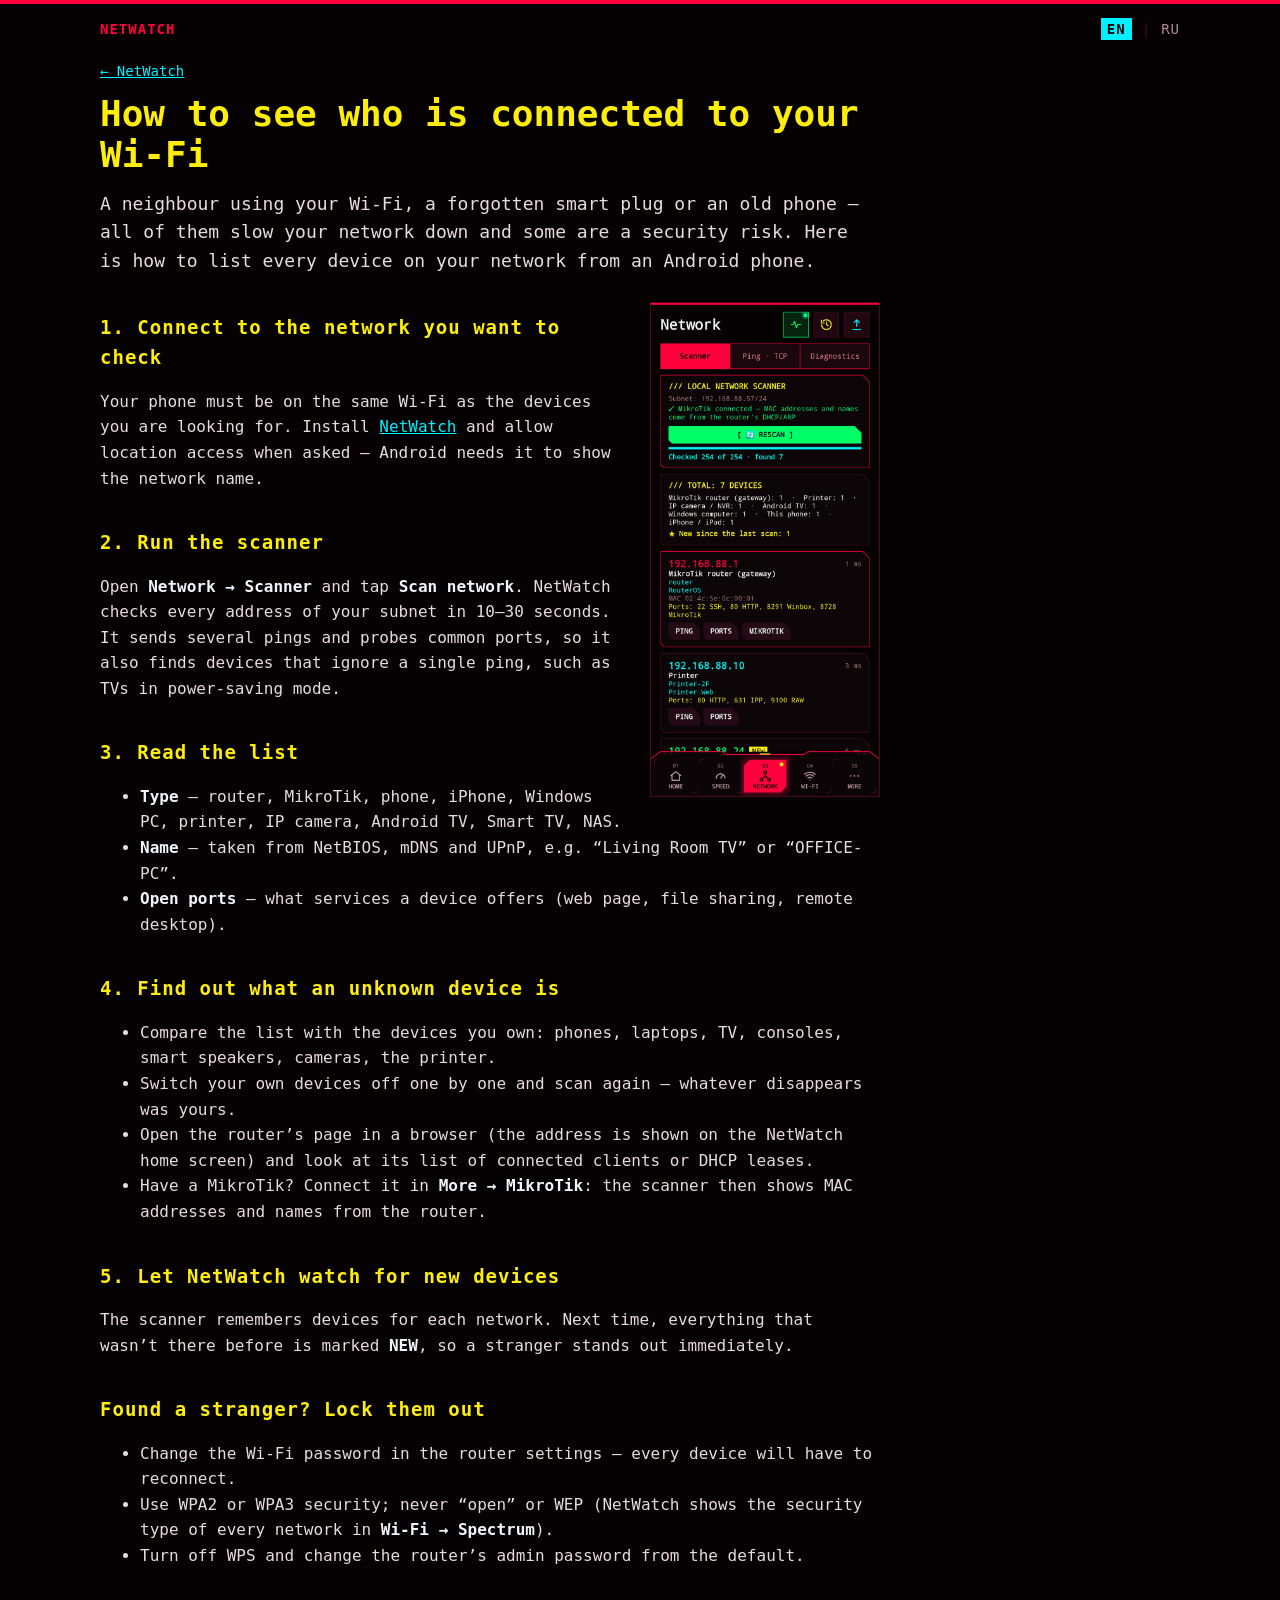
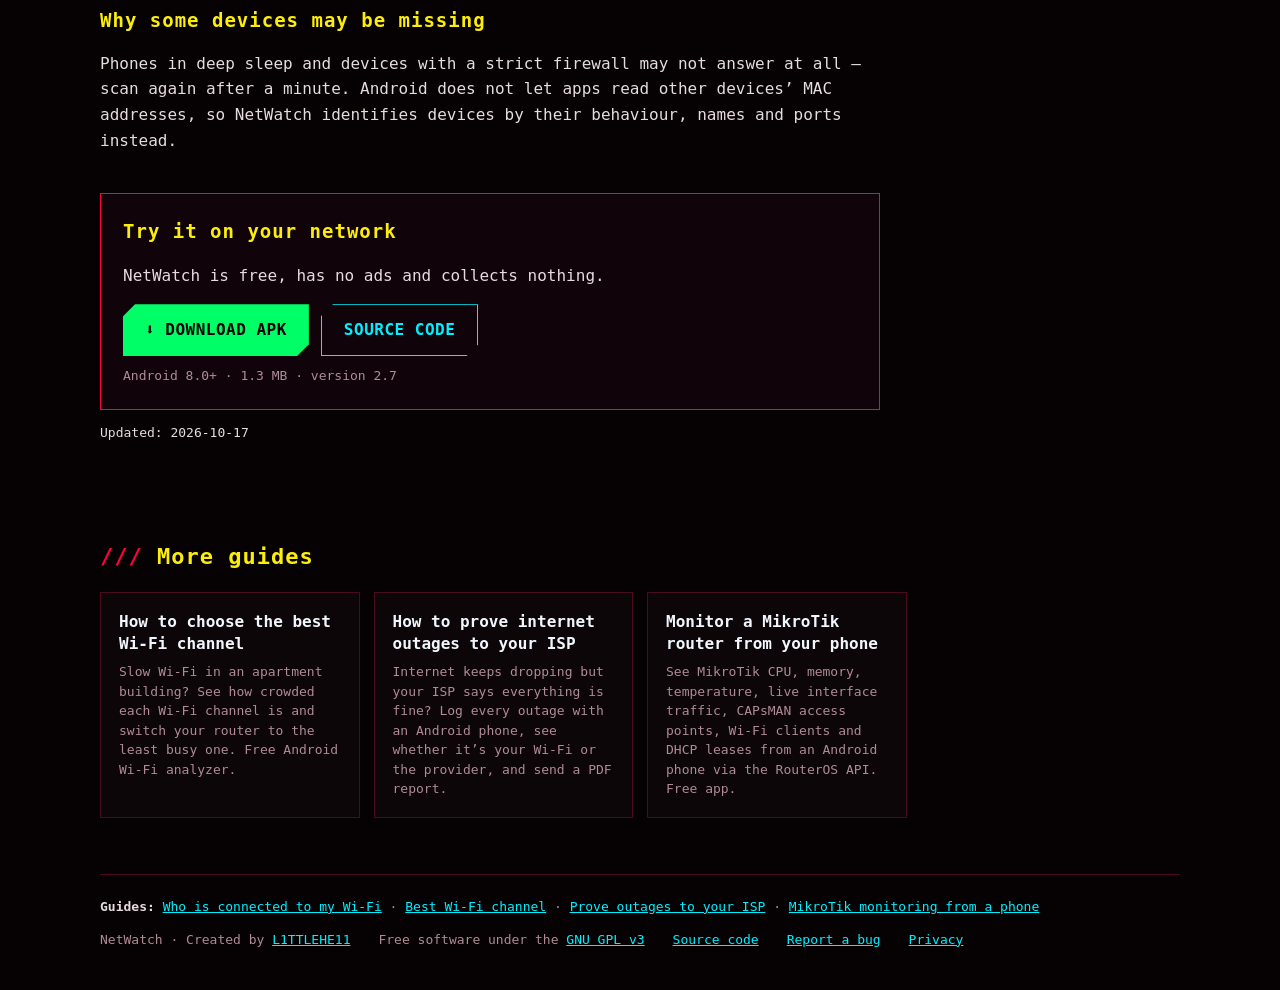
<file: docs/who-is-on-my-wifi.html>
<!doctype html>
<html lang="en">
<head>
<meta charset="utf-8">
<meta name="viewport" content="width=device-width, initial-scale=1">
<title>How to see who is connected to your Wi-Fi (Android)</title>
<script>
(function(){try{var s=localStorage.getItem('nw_lang');var l=(navigator.languages&&navigator.languages[0])||navigator.language||'';
if(s==='ru'||(!s&&/^ru\b/i.test(l))){location.replace('ru/'+location.pathname.split('/').pop()+location.hash)}}catch(e){}})();
</script><meta name="description" content="Find every device on your Wi-Fi network from an Android phone in 30 seconds, spot unknown devices and lock out strangers. Free, no ads.">
<link rel="canonical" href="https://l1ttlehe11.github.io/NetWatch/who-is-on-my-wifi.html">
<link rel="alternate" hreflang="en" href="https://l1ttlehe11.github.io/NetWatch/who-is-on-my-wifi.html">
<link rel="alternate" hreflang="ru" href="https://l1ttlehe11.github.io/NetWatch/ru/who-is-on-my-wifi.html">
<link rel="alternate" hreflang="x-default" href="https://l1ttlehe11.github.io/NetWatch/who-is-on-my-wifi.html">
<link rel="icon" type="image/png" href="favicon.png">
<link rel="apple-touch-icon" href="icon.png">
<meta name="theme-color" content="#060204">
<meta property="og:type" content="article">
<meta property="og:title" content="How to see who is connected to your Wi-Fi (Android)">
<meta property="og:description" content="Find every device on your Wi-Fi network from an Android phone in 30 seconds, spot unknown devices and lock out strangers. Free, no ads.">
<meta property="og:image" content="https://l1ttlehe11.github.io/NetWatch/og.png">
<meta property="og:url" content="https://l1ttlehe11.github.io/NetWatch/who-is-on-my-wifi.html">
<meta property="og:locale" content="en_US">
<meta property="og:locale:alternate" content="ru_RU">
<meta name="twitter:card" content="summary_large_image">
<script type="application/ld+json">
{
 "@context": "https://schema.org",
 "@type": "Article",
 "headline": "How to see who is connected to your Wi-Fi",
 "description": "Find every device on your Wi-Fi network from an Android phone in 30 seconds, spot unknown devices and lock out strangers. Free, no ads.",
 "inLanguage": "en",
 "dateModified": "2026-10-17",
 "image": "https://l1ttlehe11.github.io/NetWatch/screenshots/en/3_scan.png",
 "author": {
  "@type": "Person",
  "name": "L1TTLEHE11",
  "url": "https://github.com/L1TTLEHE11"
 },
 "mainEntityOfPage": "https://l1ttlehe11.github.io/NetWatch/who-is-on-my-wifi.html"
}
</script>
<script type="application/ld+json">
{
 "@context": "https://schema.org",
 "@type": "BreadcrumbList",
 "itemListElement": [
  {
   "@type": "ListItem",
   "position": 1,
   "name": "NetWatch",
   "item": "https://l1ttlehe11.github.io/NetWatch/"
  },
  {
   "@type": "ListItem",
   "position": 2,
   "name": "Who is connected to my Wi-Fi",
   "item": "https://l1ttlehe11.github.io/NetWatch/who-is-on-my-wifi.html"
  }
 ]
}
</script>
<link rel="stylesheet" href="site.css?v=99fa63cf">
</head>
<body class="doc">
<div class="top"></div>
<div class="wrap">
<nav class="bar"><a class="mark" href="./">NETWATCH</a><span class="links"></span><span class="lang"><b aria-current="true">EN</b><span class="sep">|</span><a href="ru/who-is-on-my-wifi.html" hreflang="ru" lang="ru" data-lang="ru">RU</a></span></nav>
<main class="article">
  <p class="crumb"><a href="./">← NetWatch</a></p>
  <h1>How to see who is connected to your Wi-Fi</h1>
  <p class="lead">A neighbour using your Wi-Fi, a forgotten smart plug or an old phone — all of them slow your network down and some are a security risk. Here is how to list every device on your network from an Android phone.</p>
  <figure class="shot"><img src="screenshots/en/3_scan.png" alt="How to see who is connected to your Wi-Fi" width="720" height="1558"></figure>

<h2>1. Connect to the network you want to check</h2>
<p>Your phone must be on the same Wi-Fi as the devices you are looking for. Install <a href="./">NetWatch</a> and allow location access when asked — Android needs it to show the network name.</p>

<h2>2. Run the scanner</h2>
<p>Open <b>Network → Scanner</b> and tap <b>Scan network</b>. NetWatch checks every address of your subnet in 10–30 seconds. It sends several pings and probes common ports, so it also finds devices that ignore a single ping, such as TVs in power-saving mode.</p>

<h2>3. Read the list</h2>
<ul>
<li><b>Type</b> — router, MikroTik, phone, iPhone, Windows PC, printer, IP camera, Android TV, Smart TV, NAS.</li>
<li><b>Name</b> — taken from NetBIOS, mDNS and UPnP, e.g. “Living Room TV” or “OFFICE-PC”.</li>
<li><b>Open ports</b> — what services a device offers (web page, file sharing, remote desktop).</li>
</ul>

<h2>4. Find out what an unknown device is</h2>
<ul>
<li>Compare the list with the devices you own: phones, laptops, TV, consoles, smart speakers, cameras, the printer.</li>
<li>Switch your own devices off one by one and scan again — whatever disappears was yours.</li>
<li>Open the router’s page in a browser (the address is shown on the NetWatch home screen) and look at its list of connected clients or DHCP leases.</li>
<li>Have a MikroTik? Connect it in <b>More → MikroTik</b>: the scanner then shows MAC addresses and names from the router.</li>
</ul>

<h2>5. Let NetWatch watch for new devices</h2>
<p>The scanner remembers devices for each network. Next time, everything that wasn’t there before is marked <b>NEW</b>, so a stranger stands out immediately.</p>

<h2>Found a stranger? Lock them out</h2>
<ul>
<li>Change the Wi-Fi password in the router settings — every device will have to reconnect.</li>
<li>Use WPA2 or WPA3 security; never “open” or WEP (NetWatch shows the security type of every network in <b>Wi-Fi → Spectrum</b>).</li>
<li>Turn off WPS and change the router’s admin password from the default.</li>
</ul>

<h2>Why some devices may be missing</h2>
<p>Phones in deep sleep and devices with a strict firewall may not answer at all — scan again after a minute. Android does not let apps read other devices’ MAC addresses, so NetWatch identifies devices by their behaviour, names and ports instead.</p>

  <div class="gcta">
    <h2>Try it on your network</h2>
    <p>NetWatch is free, has no ads and collects nothing.</p>
    <div class="cta">
      <a class="btn main" href="https://github.com/L1TTLEHE11/NetWatch/raw/main/apk/NetWatch-2.7-universal.apk">⬇ DOWNLOAD APK</a>
      <a class="btn alt" href="https://github.com/L1TTLEHE11/NetWatch">SOURCE CODE</a>
    </div>
    <div class="meta">Android 8.0+ · 1.3 MB · version 2.7</div>
  </div>
  <p class="mut">Updated: 2026-10-17</p>
</main>
<section>
  <h2>More guides</h2>
  <div class="guides">
    <a class="guide" href="best-wifi-channel.html"><b>How to choose the best Wi-Fi channel</b><span>Slow Wi-Fi in an apartment building? See how crowded each Wi-Fi channel is and switch your router to the least busy one. Free Android Wi-Fi analyzer.</span></a>
    <a class="guide" href="prove-internet-outages.html"><b>How to prove internet outages to your ISP</b><span>Internet keeps dropping but your ISP says everything is fine? Log every outage with an Android phone, see whether it’s your Wi-Fi or the provider, and send a PDF report.</span></a>
    <a class="guide" href="mikrotik-monitoring-android.html"><b>Monitor a MikroTik router from your phone</b><span>See MikroTik CPU, memory, temperature, live interface traffic, CAPsMAN access points, Wi-Fi clients and DHCP leases from an Android phone via the RouterOS API. Free app.</span></a>
  </div>
</section>
<footer>
  <div class="fg"><b>Guides:</b> <a href="who-is-on-my-wifi.html">Who is connected to my Wi-Fi</a> · <a href="best-wifi-channel.html">Best Wi-Fi channel</a> · <a href="prove-internet-outages.html">Prove outages to your ISP</a> · <a href="mikrotik-monitoring-android.html">MikroTik monitoring from a phone</a></div>
  <div class="fl">
  <span>NetWatch · Created by <a href="https://github.com/L1TTLEHE11">L1TTLEHE11</a></span>
  <span>Free software under the <a href="https://github.com/L1TTLEHE11/NetWatch/blob/main/LICENSE">GNU GPL v3</a></span>
  <span><a href="https://github.com/L1TTLEHE11/NetWatch">Source code</a></span>
  <span><a href="https://github.com/L1TTLEHE11/NetWatch/issues">Report a bug</a></span>
  <span><a href="privacy.html">Privacy</a></span>
  </div>
</footer>
</div>
<script>
document.addEventListener('click',function(e){var a=e.target.closest('a[data-lang]');if(a){try{localStorage.setItem('nw_lang',a.dataset.lang)}catch(_){}}});
</script>
</body>
</html>
</file>
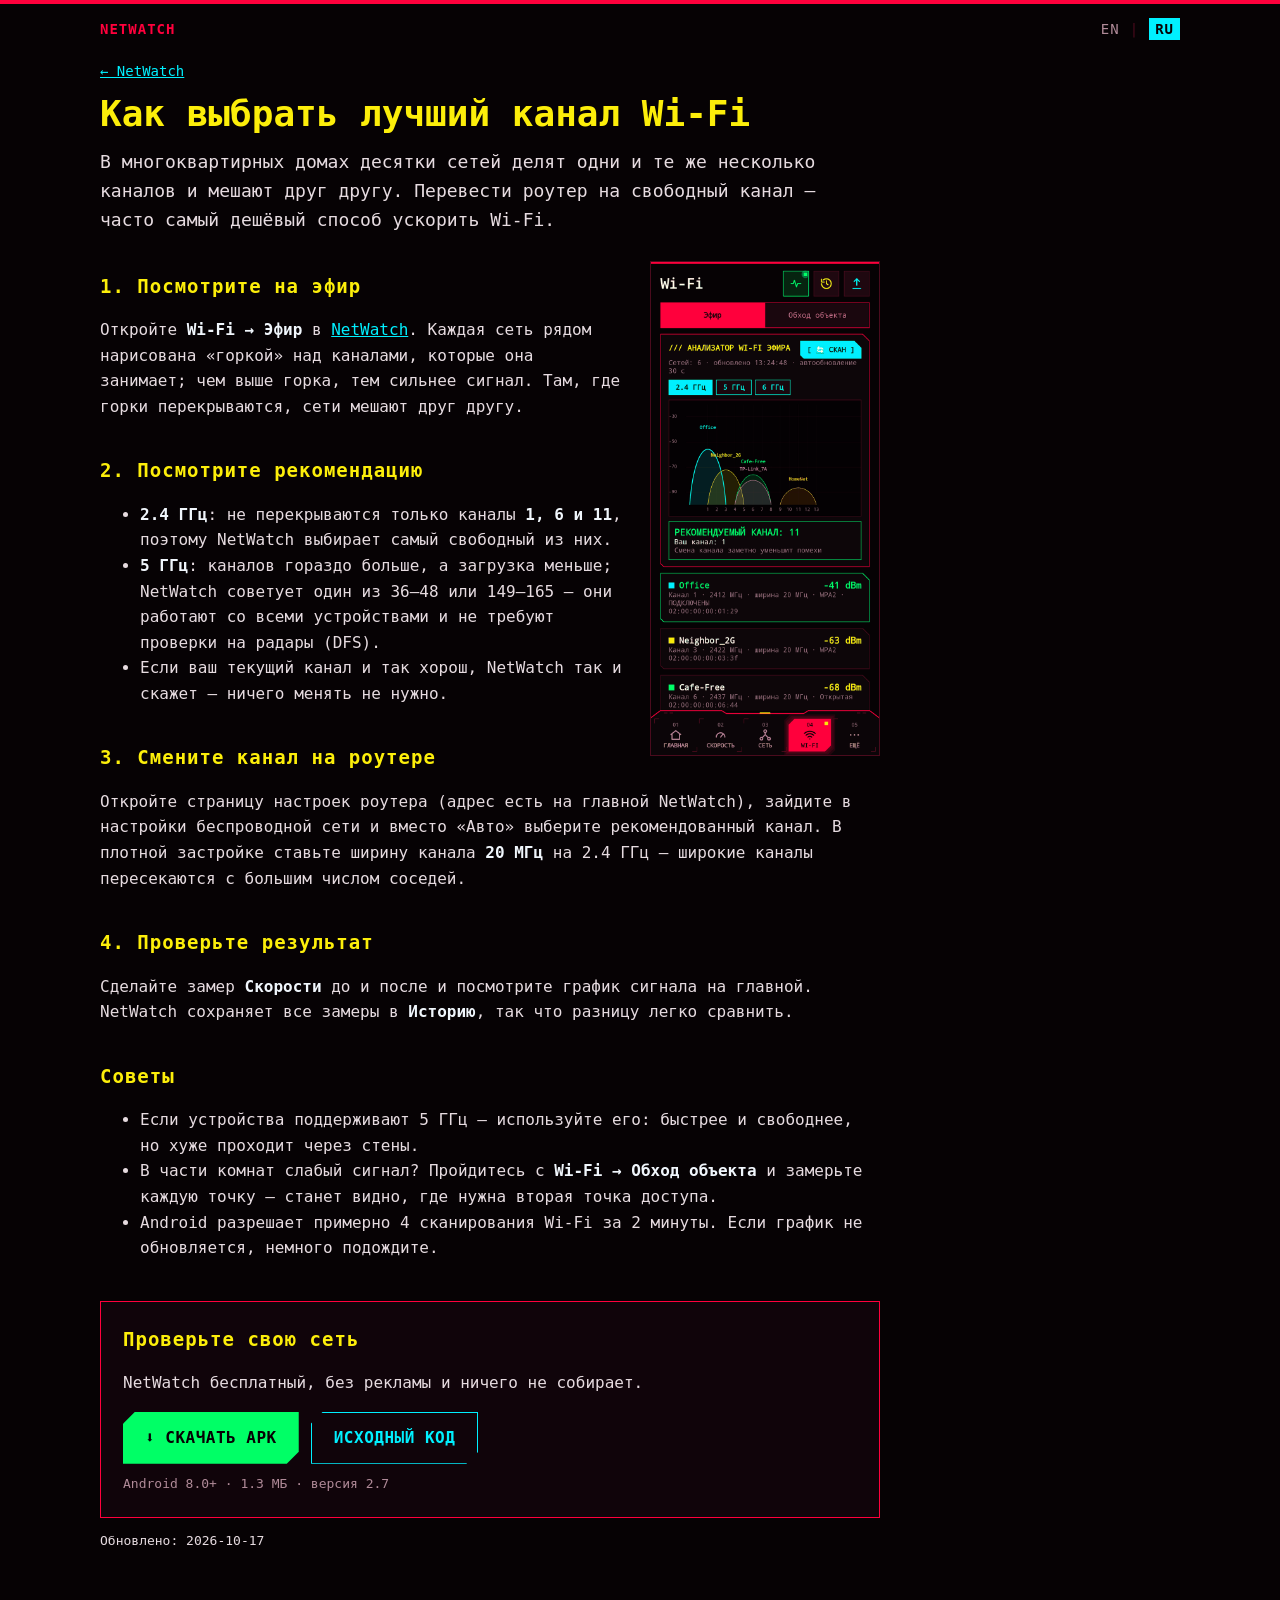
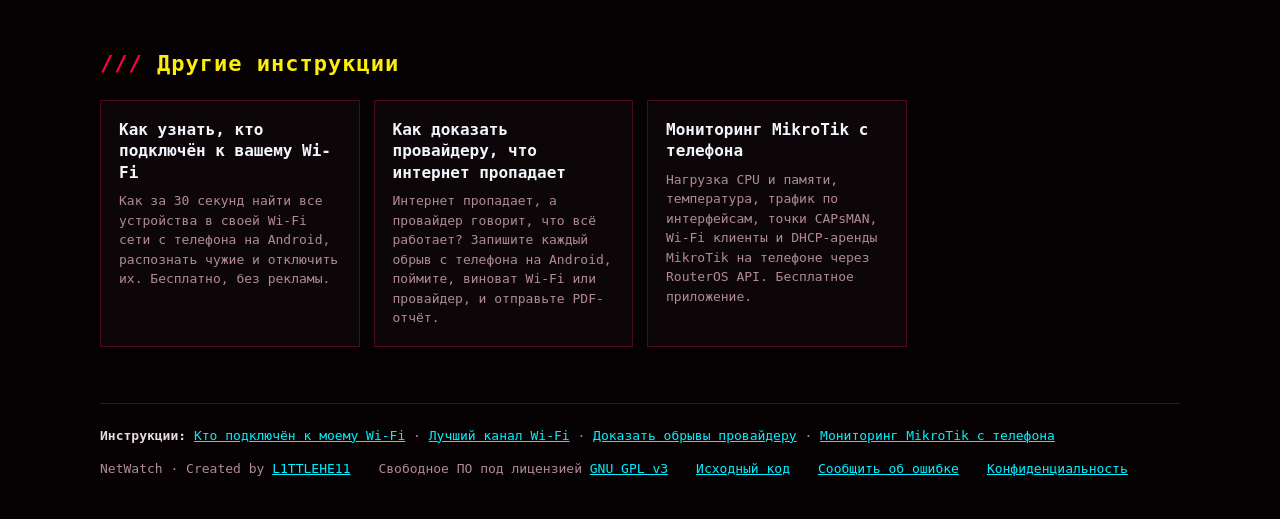
<file: docs/ru/best-wifi-channel.html>
<!doctype html>
<html lang="ru">
<head>
<meta charset="utf-8">
<meta name="viewport" content="width=device-width, initial-scale=1">
<title>Как выбрать лучший канал Wi-Fi (приложение для Android)</title>
<meta name="description" content="Тормозит Wi-Fi в многоквартирном доме? Посмотрите загрузку каналов Wi-Fi и переключите роутер на самый свободный. Бесплатный Wi-Fi анализатор для Android.">
<link rel="canonical" href="https://l1ttlehe11.github.io/NetWatch/ru/best-wifi-channel.html">
<link rel="alternate" hreflang="en" href="https://l1ttlehe11.github.io/NetWatch/best-wifi-channel.html">
<link rel="alternate" hreflang="ru" href="https://l1ttlehe11.github.io/NetWatch/ru/best-wifi-channel.html">
<link rel="alternate" hreflang="x-default" href="https://l1ttlehe11.github.io/NetWatch/best-wifi-channel.html">
<link rel="icon" type="image/png" href="../favicon.png">
<link rel="apple-touch-icon" href="../icon.png">
<meta name="theme-color" content="#060204">
<meta property="og:type" content="article">
<meta property="og:title" content="Как выбрать лучший канал Wi-Fi (приложение для Android)">
<meta property="og:description" content="Тормозит Wi-Fi в многоквартирном доме? Посмотрите загрузку каналов Wi-Fi и переключите роутер на самый свободный. Бесплатный Wi-Fi анализатор для Android.">
<meta property="og:image" content="https://l1ttlehe11.github.io/NetWatch/og-ru.png">
<meta property="og:url" content="https://l1ttlehe11.github.io/NetWatch/ru/best-wifi-channel.html">
<meta property="og:locale" content="ru_RU">
<meta property="og:locale:alternate" content="en_US">
<meta name="twitter:card" content="summary_large_image">
<script type="application/ld+json">
{
 "@context": "https://schema.org",
 "@type": "Article",
 "headline": "Как выбрать лучший канал Wi-Fi",
 "description": "Тормозит Wi-Fi в многоквартирном доме? Посмотрите загрузку каналов Wi-Fi и переключите роутер на самый свободный. Бесплатный Wi-Fi анализатор для Android.",
 "inLanguage": "ru",
 "dateModified": "2026-10-17",
 "image": "https://l1ttlehe11.github.io/NetWatch/screenshots/ru/4_wifi.png",
 "author": {
  "@type": "Person",
  "name": "L1TTLEHE11",
  "url": "https://github.com/L1TTLEHE11"
 },
 "mainEntityOfPage": "https://l1ttlehe11.github.io/NetWatch/ru/best-wifi-channel.html"
}
</script>
<script type="application/ld+json">
{
 "@context": "https://schema.org",
 "@type": "BreadcrumbList",
 "itemListElement": [
  {
   "@type": "ListItem",
   "position": 1,
   "name": "NetWatch",
   "item": "https://l1ttlehe11.github.io/NetWatch/ru/"
  },
  {
   "@type": "ListItem",
   "position": 2,
   "name": "Лучший канал Wi-Fi",
   "item": "https://l1ttlehe11.github.io/NetWatch/ru/best-wifi-channel.html"
  }
 ]
}
</script>
<link rel="stylesheet" href="../site.css?v=99fa63cf">
</head>
<body class="doc">
<div class="top"></div>
<div class="wrap">
<nav class="bar"><a class="mark" href="./">NETWATCH</a><span class="links"></span><span class="lang"><a href="../best-wifi-channel.html" hreflang="en" lang="en" data-lang="en">EN</a><span class="sep">|</span><b aria-current="true">RU</b></span></nav>
<main class="article">
  <p class="crumb"><a href="./">← NetWatch</a></p>
  <h1>Как выбрать лучший канал Wi-Fi</h1>
  <p class="lead">В многоквартирных домах десятки сетей делят одни и те же несколько каналов и мешают друг другу. Перевести роутер на свободный канал — часто самый дешёвый способ ускорить Wi-Fi.</p>
  <figure class="shot"><img src="../screenshots/ru/4_wifi.png" alt="Как выбрать лучший канал Wi-Fi" width="720" height="1558"></figure>

<h2>1. Посмотрите на эфир</h2>
<p>Откройте <b>Wi-Fi → Эфир</b> в <a href="./">NetWatch</a>. Каждая сеть рядом нарисована «горкой» над каналами, которые она занимает; чем выше горка, тем сильнее сигнал. Там, где горки перекрываются, сети мешают друг другу.</p>

<h2>2. Посмотрите рекомендацию</h2>
<ul>
<li><b>2.4 ГГц</b>: не перекрываются только каналы <b>1, 6 и 11</b>, поэтому NetWatch выбирает самый свободный из них.</li>
<li><b>5 ГГц</b>: каналов гораздо больше, а загрузка меньше; NetWatch советует один из 36–48 или 149–165 — они работают со всеми устройствами и не требуют проверки на радары (DFS).</li>
<li>Если ваш текущий канал и так хорош, NetWatch так и скажет — ничего менять не нужно.</li>
</ul>

<h2>3. Смените канал на роутере</h2>
<p>Откройте страницу настроек роутера (адрес есть на главной NetWatch), зайдите в настройки беспроводной сети и вместо «Авто» выберите рекомендованный канал. В плотной застройке ставьте ширину канала <b>20 МГц</b> на 2.4 ГГц — широкие каналы пересекаются с большим числом соседей.</p>

<h2>4. Проверьте результат</h2>
<p>Сделайте замер <b>Скорости</b> до и после и посмотрите график сигнала на главной. NetWatch сохраняет все замеры в <b>Историю</b>, так что разницу легко сравнить.</p>

<h2>Советы</h2>
<ul>
<li>Если устройства поддерживают 5 ГГц — используйте его: быстрее и свободнее, но хуже проходит через стены.</li>
<li>В части комнат слабый сигнал? Пройдитесь с <b>Wi-Fi → Обход объекта</b> и замерьте каждую точку — станет видно, где нужна вторая точка доступа.</li>
<li>Android разрешает примерно 4 сканирования Wi-Fi за 2 минуты. Если график не обновляется, немного подождите.</li>
</ul>

  <div class="gcta">
    <h2>Проверьте свою сеть</h2>
    <p>NetWatch бесплатный, без рекламы и ничего не собирает.</p>
    <div class="cta">
      <a class="btn main" href="https://github.com/L1TTLEHE11/NetWatch/raw/main/apk/NetWatch-2.7-universal.apk">⬇ СКАЧАТЬ APK</a>
      <a class="btn alt" href="https://github.com/L1TTLEHE11/NetWatch">ИСХОДНЫЙ КОД</a>
    </div>
    <div class="meta">Android 8.0+ · 1.3 МБ · версия 2.7</div>
  </div>
  <p class="mut">Обновлено: 2026-10-17</p>
</main>
<section>
  <h2>Другие инструкции</h2>
  <div class="guides">
    <a class="guide" href="who-is-on-my-wifi.html"><b>Как узнать, кто подключён к вашему Wi-Fi</b><span>Как за 30 секунд найти все устройства в своей Wi-Fi сети с телефона на Android, распознать чужие и отключить их. Бесплатно, без рекламы.</span></a>
    <a class="guide" href="prove-internet-outages.html"><b>Как доказать провайдеру, что интернет пропадает</b><span>Интернет пропадает, а провайдер говорит, что всё работает? Запишите каждый обрыв с телефона на Android, поймите, виноват Wi-Fi или провайдер, и отправьте PDF-отчёт.</span></a>
    <a class="guide" href="mikrotik-monitoring-android.html"><b>Мониторинг MikroTik с телефона</b><span>Нагрузка CPU и памяти, температура, трафик по интерфейсам, точки CAPsMAN, Wi-Fi клиенты и DHCP-аренды MikroTik на телефоне через RouterOS API. Бесплатное приложение.</span></a>
  </div>
</section>
<footer>
  <div class="fg"><b>Инструкции:</b> <a href="who-is-on-my-wifi.html">Кто подключён к моему Wi-Fi</a> · <a href="best-wifi-channel.html">Лучший канал Wi-Fi</a> · <a href="prove-internet-outages.html">Доказать обрывы провайдеру</a> · <a href="mikrotik-monitoring-android.html">Мониторинг MikroTik с телефона</a></div>
  <div class="fl">
  <span>NetWatch · Created by <a href="https://github.com/L1TTLEHE11">L1TTLEHE11</a></span>
  <span>Свободное ПО под лицензией <a href="https://github.com/L1TTLEHE11/NetWatch/blob/main/LICENSE">GNU GPL v3</a></span>
  <span><a href="https://github.com/L1TTLEHE11/NetWatch">Исходный код</a></span>
  <span><a href="https://github.com/L1TTLEHE11/NetWatch/issues">Сообщить об ошибке</a></span>
  <span><a href="privacy.html">Конфиденциальность</a></span>
  </div>
</footer>
</div>
<script>
document.addEventListener('click',function(e){var a=e.target.closest('a[data-lang]');if(a){try{localStorage.setItem('nw_lang',a.dataset.lang)}catch(_){}}});
</script>
</body>
</html>
</file>
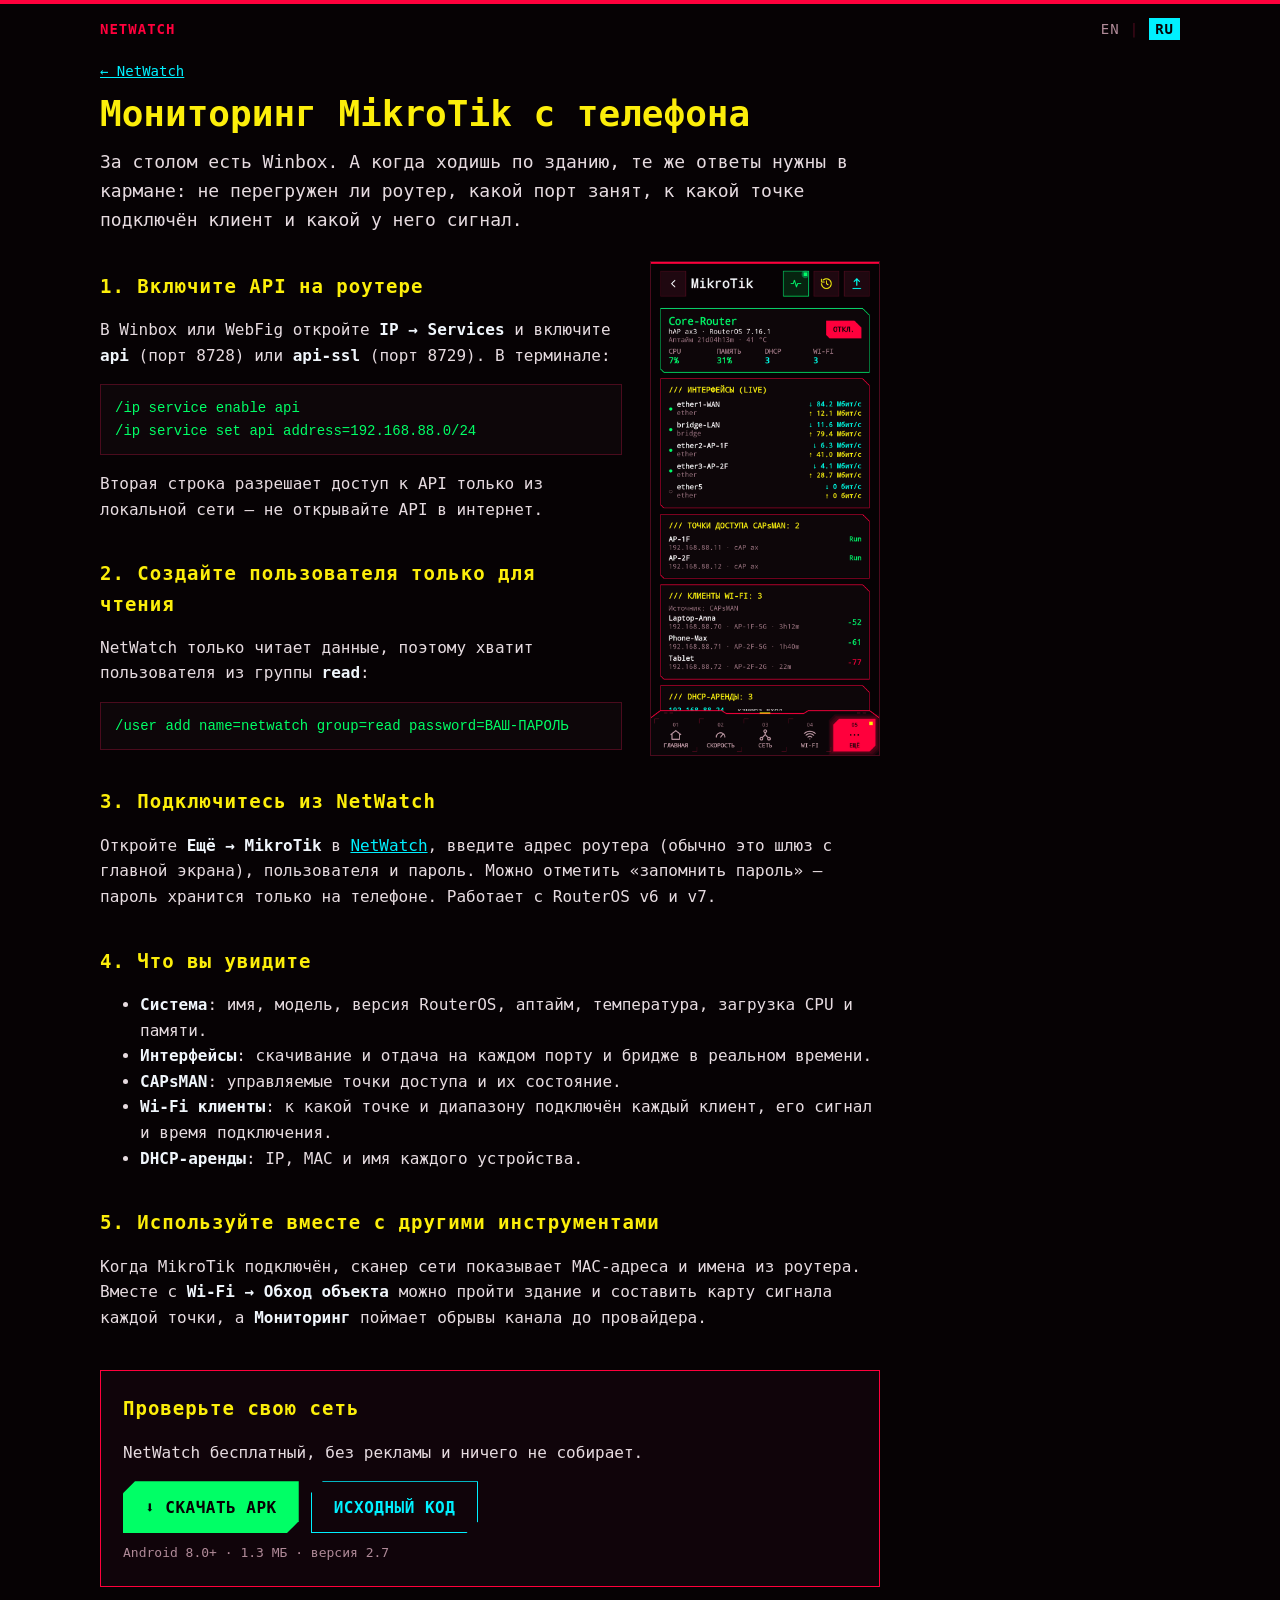
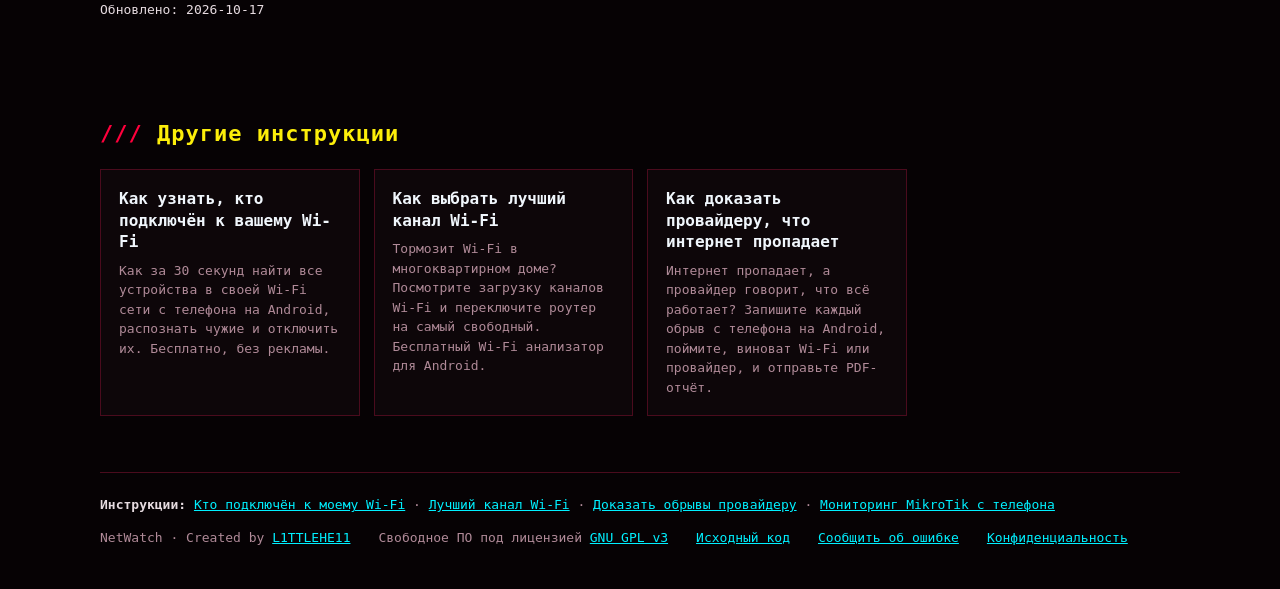
<file: docs/ru/mikrotik-monitoring-android.html>
<!doctype html>
<html lang="ru">
<head>
<meta charset="utf-8">
<meta name="viewport" content="width=device-width, initial-scale=1">
<title>Мониторинг MikroTik с телефона на Android</title>
<meta name="description" content="Нагрузка CPU и памяти, температура, трафик по интерфейсам, точки CAPsMAN, Wi-Fi клиенты и DHCP-аренды MikroTik на телефоне через RouterOS API. Бесплатное приложение.">
<link rel="canonical" href="https://l1ttlehe11.github.io/NetWatch/ru/mikrotik-monitoring-android.html">
<link rel="alternate" hreflang="en" href="https://l1ttlehe11.github.io/NetWatch/mikrotik-monitoring-android.html">
<link rel="alternate" hreflang="ru" href="https://l1ttlehe11.github.io/NetWatch/ru/mikrotik-monitoring-android.html">
<link rel="alternate" hreflang="x-default" href="https://l1ttlehe11.github.io/NetWatch/mikrotik-monitoring-android.html">
<link rel="icon" type="image/png" href="../favicon.png">
<link rel="apple-touch-icon" href="../icon.png">
<meta name="theme-color" content="#060204">
<meta property="og:type" content="article">
<meta property="og:title" content="Мониторинг MikroTik с телефона на Android">
<meta property="og:description" content="Нагрузка CPU и памяти, температура, трафик по интерфейсам, точки CAPsMAN, Wi-Fi клиенты и DHCP-аренды MikroTik на телефоне через RouterOS API. Бесплатное приложение.">
<meta property="og:image" content="https://l1ttlehe11.github.io/NetWatch/og-ru.png">
<meta property="og:url" content="https://l1ttlehe11.github.io/NetWatch/ru/mikrotik-monitoring-android.html">
<meta property="og:locale" content="ru_RU">
<meta property="og:locale:alternate" content="en_US">
<meta name="twitter:card" content="summary_large_image">
<script type="application/ld+json">
{
 "@context": "https://schema.org",
 "@type": "Article",
 "headline": "Мониторинг MikroTik с телефона",
 "description": "Нагрузка CPU и памяти, температура, трафик по интерфейсам, точки CAPsMAN, Wi-Fi клиенты и DHCP-аренды MikroTik на телефоне через RouterOS API. Бесплатное приложение.",
 "inLanguage": "ru",
 "dateModified": "2026-10-17",
 "image": "https://l1ttlehe11.github.io/NetWatch/screenshots/ru/6_mikrotik.png",
 "author": {
  "@type": "Person",
  "name": "L1TTLEHE11",
  "url": "https://github.com/L1TTLEHE11"
 },
 "mainEntityOfPage": "https://l1ttlehe11.github.io/NetWatch/ru/mikrotik-monitoring-android.html"
}
</script>
<script type="application/ld+json">
{
 "@context": "https://schema.org",
 "@type": "BreadcrumbList",
 "itemListElement": [
  {
   "@type": "ListItem",
   "position": 1,
   "name": "NetWatch",
   "item": "https://l1ttlehe11.github.io/NetWatch/ru/"
  },
  {
   "@type": "ListItem",
   "position": 2,
   "name": "Мониторинг MikroTik с телефона",
   "item": "https://l1ttlehe11.github.io/NetWatch/ru/mikrotik-monitoring-android.html"
  }
 ]
}
</script>
<link rel="stylesheet" href="../site.css?v=99fa63cf">
</head>
<body class="doc">
<div class="top"></div>
<div class="wrap">
<nav class="bar"><a class="mark" href="./">NETWATCH</a><span class="links"></span><span class="lang"><a href="../mikrotik-monitoring-android.html" hreflang="en" lang="en" data-lang="en">EN</a><span class="sep">|</span><b aria-current="true">RU</b></span></nav>
<main class="article">
  <p class="crumb"><a href="./">← NetWatch</a></p>
  <h1>Мониторинг MikroTik с телефона</h1>
  <p class="lead">За столом есть Winbox. А когда ходишь по зданию, те же ответы нужны в кармане: не перегружен ли роутер, какой порт занят, к какой точке подключён клиент и какой у него сигнал.</p>
  <figure class="shot"><img src="../screenshots/ru/6_mikrotik.png" alt="Мониторинг MikroTik с телефона" width="720" height="1558"></figure>

<h2>1. Включите API на роутере</h2>
<p>В Winbox или WebFig откройте <b>IP → Services</b> и включите <b>api</b> (порт 8728) или <b>api-ssl</b> (порт 8729). В терминале:</p>
<pre>/ip service enable api
/ip service set api address=192.168.88.0/24</pre>
<p>Вторая строка разрешает доступ к API только из локальной сети — не открывайте API в интернет.</p>

<h2>2. Создайте пользователя только для чтения</h2>
<p>NetWatch только читает данные, поэтому хватит пользователя из группы <b>read</b>:</p>
<pre>/user add name=netwatch group=read password=ВАШ-ПАРОЛЬ</pre>

<h2>3. Подключитесь из NetWatch</h2>
<p>Откройте <b>Ещё → MikroTik</b> в <a href="./">NetWatch</a>, введите адрес роутера (обычно это шлюз с главной экрана), пользователя и пароль. Можно отметить «запомнить пароль» — пароль хранится только на телефоне. Работает с RouterOS v6 и v7.</p>

<h2>4. Что вы увидите</h2>
<ul>
<li><b>Система</b>: имя, модель, версия RouterOS, аптайм, температура, загрузка CPU и памяти.</li>
<li><b>Интерфейсы</b>: скачивание и отдача на каждом порту и бридже в реальном времени.</li>
<li><b>CAPsMAN</b>: управляемые точки доступа и их состояние.</li>
<li><b>Wi-Fi клиенты</b>: к какой точке и диапазону подключён каждый клиент, его сигнал и время подключения.</li>
<li><b>DHCP-аренды</b>: IP, MAC и имя каждого устройства.</li>
</ul>

<h2>5. Используйте вместе с другими инструментами</h2>
<p>Когда MikroTik подключён, сканер сети показывает MAC-адреса и имена из роутера. Вместе с <b>Wi-Fi → Обход объекта</b> можно пройти здание и составить карту сигнала каждой точки, а <b>Мониторинг</b> поймает обрывы канала до провайдера.</p>

  <div class="gcta">
    <h2>Проверьте свою сеть</h2>
    <p>NetWatch бесплатный, без рекламы и ничего не собирает.</p>
    <div class="cta">
      <a class="btn main" href="https://github.com/L1TTLEHE11/NetWatch/raw/main/apk/NetWatch-2.7-universal.apk">⬇ СКАЧАТЬ APK</a>
      <a class="btn alt" href="https://github.com/L1TTLEHE11/NetWatch">ИСХОДНЫЙ КОД</a>
    </div>
    <div class="meta">Android 8.0+ · 1.3 МБ · версия 2.7</div>
  </div>
  <p class="mut">Обновлено: 2026-10-17</p>
</main>
<section>
  <h2>Другие инструкции</h2>
  <div class="guides">
    <a class="guide" href="who-is-on-my-wifi.html"><b>Как узнать, кто подключён к вашему Wi-Fi</b><span>Как за 30 секунд найти все устройства в своей Wi-Fi сети с телефона на Android, распознать чужие и отключить их. Бесплатно, без рекламы.</span></a>
    <a class="guide" href="best-wifi-channel.html"><b>Как выбрать лучший канал Wi-Fi</b><span>Тормозит Wi-Fi в многоквартирном доме? Посмотрите загрузку каналов Wi-Fi и переключите роутер на самый свободный. Бесплатный Wi-Fi анализатор для Android.</span></a>
    <a class="guide" href="prove-internet-outages.html"><b>Как доказать провайдеру, что интернет пропадает</b><span>Интернет пропадает, а провайдер говорит, что всё работает? Запишите каждый обрыв с телефона на Android, поймите, виноват Wi-Fi или провайдер, и отправьте PDF-отчёт.</span></a>
  </div>
</section>
<footer>
  <div class="fg"><b>Инструкции:</b> <a href="who-is-on-my-wifi.html">Кто подключён к моему Wi-Fi</a> · <a href="best-wifi-channel.html">Лучший канал Wi-Fi</a> · <a href="prove-internet-outages.html">Доказать обрывы провайдеру</a> · <a href="mikrotik-monitoring-android.html">Мониторинг MikroTik с телефона</a></div>
  <div class="fl">
  <span>NetWatch · Created by <a href="https://github.com/L1TTLEHE11">L1TTLEHE11</a></span>
  <span>Свободное ПО под лицензией <a href="https://github.com/L1TTLEHE11/NetWatch/blob/main/LICENSE">GNU GPL v3</a></span>
  <span><a href="https://github.com/L1TTLEHE11/NetWatch">Исходный код</a></span>
  <span><a href="https://github.com/L1TTLEHE11/NetWatch/issues">Сообщить об ошибке</a></span>
  <span><a href="privacy.html">Конфиденциальность</a></span>
  </div>
</footer>
</div>
<script>
document.addEventListener('click',function(e){var a=e.target.closest('a[data-lang]');if(a){try{localStorage.setItem('nw_lang',a.dataset.lang)}catch(_){}}});
</script>
</body>
</html>
</file>
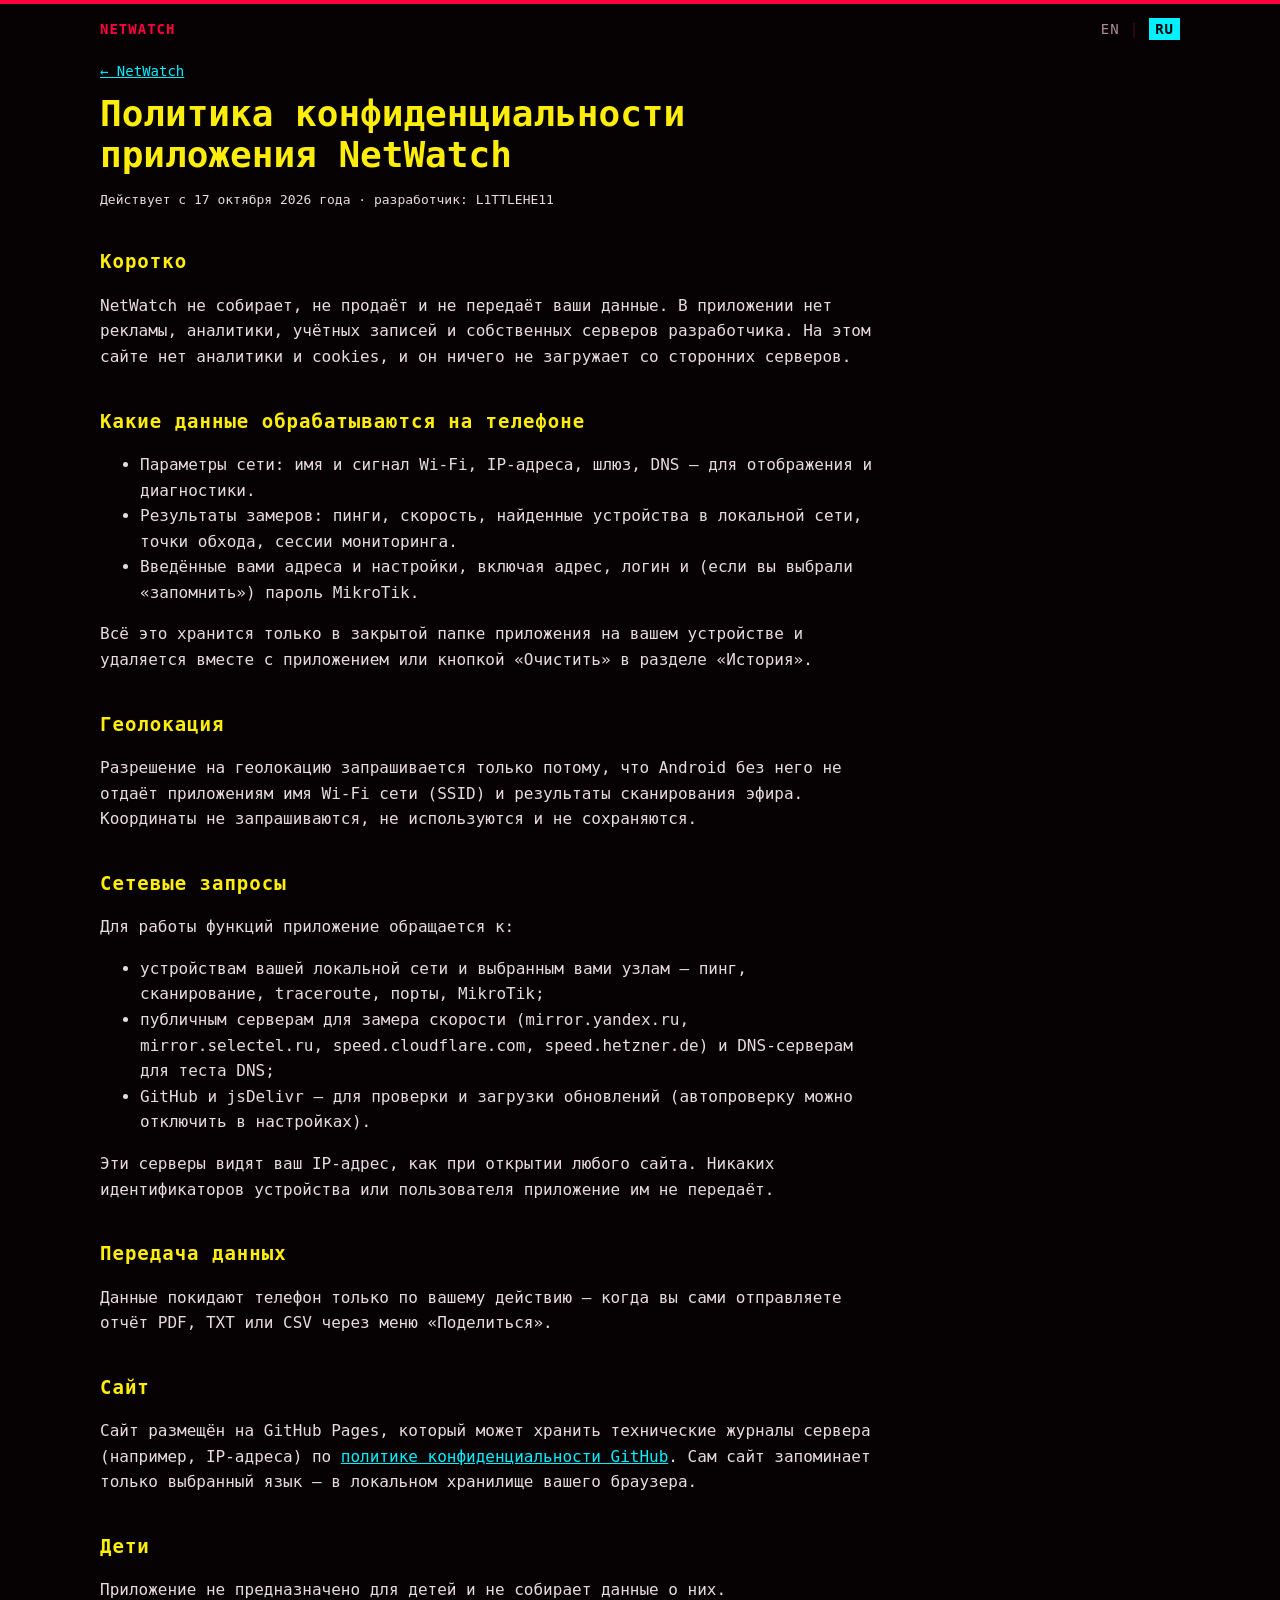
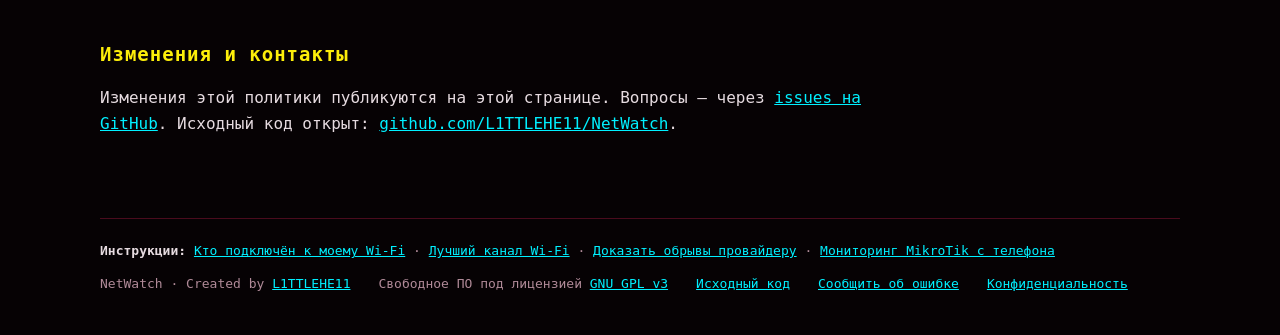
<file: docs/ru/privacy.html>
<!doctype html>
<html lang="ru">
<head>
<meta charset="utf-8">
<meta name="viewport" content="width=device-width, initial-scale=1">
<title>Политика конфиденциальности — NetWatch</title>
<meta name="description" content="Политика конфиденциальности NetWatch: приложение и сайт не собирают персональные данные и не используют аналитику.">
<link rel="canonical" href="https://l1ttlehe11.github.io/NetWatch/ru/privacy.html">
<link rel="alternate" hreflang="en" href="https://l1ttlehe11.github.io/NetWatch/privacy.html">
<link rel="alternate" hreflang="ru" href="https://l1ttlehe11.github.io/NetWatch/ru/privacy.html">
<link rel="alternate" hreflang="x-default" href="https://l1ttlehe11.github.io/NetWatch/privacy.html">
<link rel="icon" type="image/png" href="../favicon.png">
<link rel="apple-touch-icon" href="../icon.png">
<meta name="theme-color" content="#060204">
<meta property="og:type" content="article">
<meta property="og:title" content="Политика конфиденциальности — NetWatch">
<meta property="og:description" content="Политика конфиденциальности NetWatch: приложение и сайт не собирают персональные данные и не используют аналитику.">
<meta property="og:image" content="https://l1ttlehe11.github.io/NetWatch/og-ru.png">
<meta property="og:url" content="https://l1ttlehe11.github.io/NetWatch/ru/privacy.html">
<meta property="og:locale" content="ru_RU">
<meta property="og:locale:alternate" content="en_US">
<meta name="twitter:card" content="summary_large_image">
<link rel="stylesheet" href="../site.css?v=99fa63cf">
</head>
<body class="doc">
<div class="top"></div>
<div class="wrap">
<nav class="bar"><a class="mark" href="./">NETWATCH</a><span class="links"></span><span class="lang"><a href="../privacy.html" hreflang="en" lang="en" data-lang="en">EN</a><span class="sep">|</span><b aria-current="true">RU</b></span></nav>
<main class="article">
<p class="crumb"><a href="./">← NetWatch</a></p>
<h1>Политика конфиденциальности приложения NetWatch</h1>
<p class="mut">Действует с 17 октября 2026 года · разработчик: L1TTLEHE11</p>

<h2>Коротко</h2>
<p>NetWatch не собирает, не продаёт и не передаёт ваши данные. В приложении нет рекламы, аналитики, учётных записей и собственных серверов разработчика. На этом сайте нет аналитики и cookies, и он ничего не загружает со сторонних серверов.</p>

<h2>Какие данные обрабатываются на телефоне</h2>
<ul>
<li>Параметры сети: имя и сигнал Wi-Fi, IP-адреса, шлюз, DNS — для отображения и диагностики.</li>
<li>Результаты замеров: пинги, скорость, найденные устройства в локальной сети, точки обхода, сессии мониторинга.</li>
<li>Введённые вами адреса и настройки, включая адрес, логин и (если вы выбрали «запомнить») пароль MikroTik.</li>
</ul>
<p>Всё это хранится только в закрытой папке приложения на вашем устройстве и удаляется вместе с приложением или кнопкой «Очистить» в разделе «История».</p>

<h2>Геолокация</h2>
<p>Разрешение на геолокацию запрашивается только потому, что Android без него не отдаёт приложениям имя Wi-Fi сети (SSID) и результаты сканирования эфира. Координаты не запрашиваются, не используются и не сохраняются.</p>

<h2>Сетевые запросы</h2>
<p>Для работы функций приложение обращается к:</p>
<ul>
<li>устройствам вашей локальной сети и выбранным вами узлам — пинг, сканирование, traceroute, порты, MikroTik;</li>
<li>публичным серверам для замера скорости (mirror.yandex.ru, mirror.selectel.ru, speed.cloudflare.com, speed.hetzner.de) и DNS-серверам для теста DNS;</li>
<li>GitHub и jsDelivr — для проверки и загрузки обновлений (автопроверку можно отключить в настройках).</li>
</ul>
<p>Эти серверы видят ваш IP-адрес, как при открытии любого сайта. Никаких идентификаторов устройства или пользователя приложение им не передаёт.</p>

<h2>Передача данных</h2>
<p>Данные покидают телефон только по вашему действию — когда вы сами отправляете отчёт PDF, TXT или CSV через меню «Поделиться».</p>

<h2>Сайт</h2>
<p>Сайт размещён на GitHub Pages, который может хранить технические журналы сервера (например, IP-адреса) по <a href="https://docs.github.com/en/site-policy/privacy-policies/github-general-privacy-statement">политике конфиденциальности GitHub</a>. Сам сайт запоминает только выбранный язык — в локальном хранилище вашего браузера.</p>

<h2>Дети</h2>
<p>Приложение не предназначено для детей и не собирает данные о них.</p>

<h2>Изменения и контакты</h2>
<p>Изменения этой политики публикуются на этой странице. Вопросы — через <a href="https://github.com/L1TTLEHE11/NetWatch/issues">issues на GitHub</a>. Исходный код открыт: <a href="https://github.com/L1TTLEHE11/NetWatch">github.com/L1TTLEHE11/NetWatch</a>.</p>
</main>
<footer>
  <div class="fg"><b>Инструкции:</b> <a href="who-is-on-my-wifi.html">Кто подключён к моему Wi-Fi</a> · <a href="best-wifi-channel.html">Лучший канал Wi-Fi</a> · <a href="prove-internet-outages.html">Доказать обрывы провайдеру</a> · <a href="mikrotik-monitoring-android.html">Мониторинг MikroTik с телефона</a></div>
  <div class="fl">
  <span>NetWatch · Created by <a href="https://github.com/L1TTLEHE11">L1TTLEHE11</a></span>
  <span>Свободное ПО под лицензией <a href="https://github.com/L1TTLEHE11/NetWatch/blob/main/LICENSE">GNU GPL v3</a></span>
  <span><a href="https://github.com/L1TTLEHE11/NetWatch">Исходный код</a></span>
  <span><a href="https://github.com/L1TTLEHE11/NetWatch/issues">Сообщить об ошибке</a></span>
  <span><a href="privacy.html">Конфиденциальность</a></span>
  </div>
</footer>
</div>
<script>
document.addEventListener('click',function(e){var a=e.target.closest('a[data-lang]');if(a){try{localStorage.setItem('nw_lang',a.dataset.lang)}catch(_){}}});
</script>
</body>
</html>
</file>
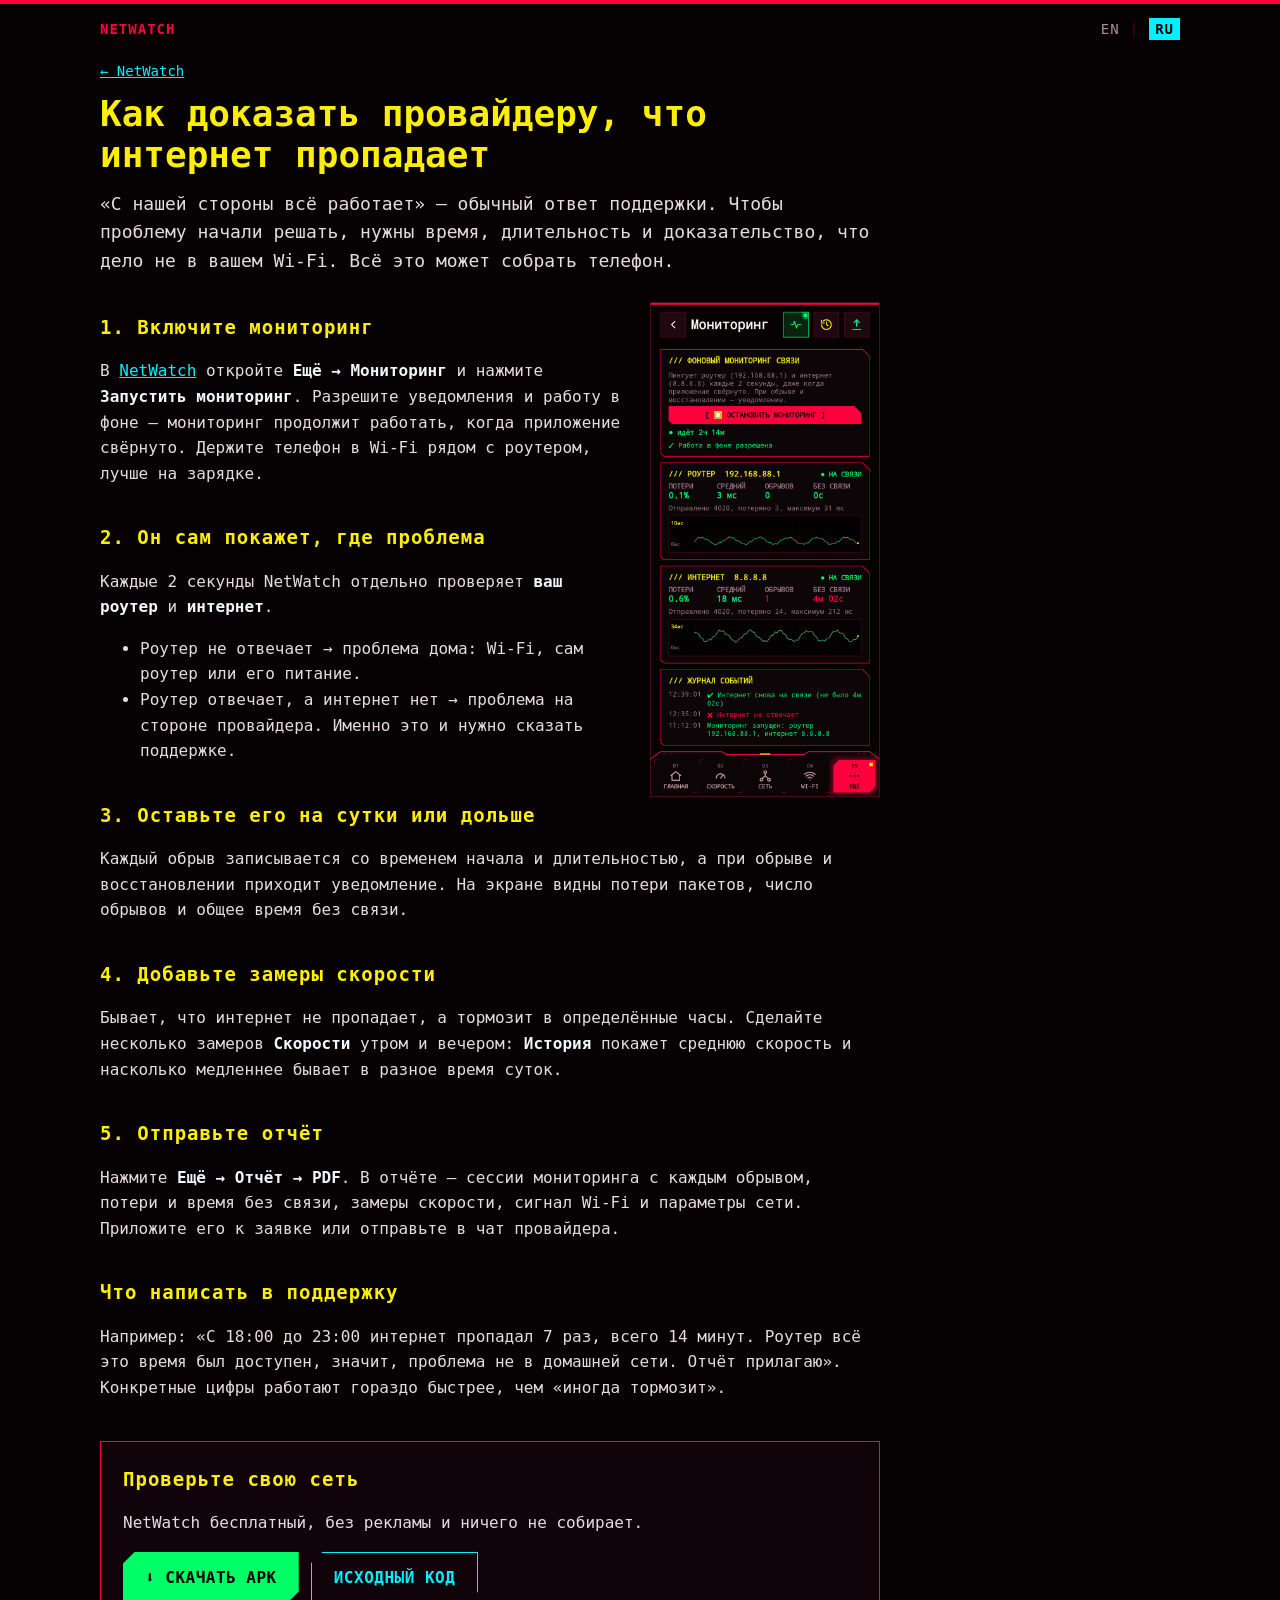
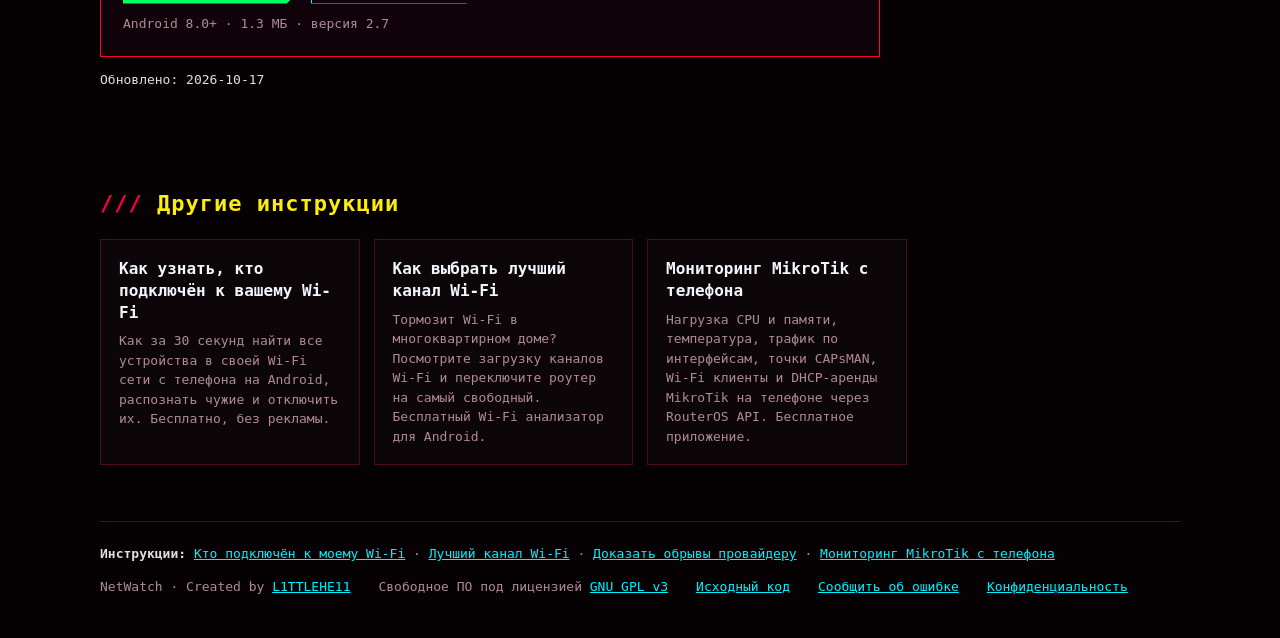
<file: docs/ru/prove-internet-outages.html>
<!doctype html>
<html lang="ru">
<head>
<meta charset="utf-8">
<meta name="viewport" content="width=device-width, initial-scale=1">
<title>Как доказать провайдеру, что интернет пропадает</title>
<meta name="description" content="Интернет пропадает, а провайдер говорит, что всё работает? Запишите каждый обрыв с телефона на Android, поймите, виноват Wi-Fi или провайдер, и отправьте PDF-отчёт.">
<link rel="canonical" href="https://l1ttlehe11.github.io/NetWatch/ru/prove-internet-outages.html">
<link rel="alternate" hreflang="en" href="https://l1ttlehe11.github.io/NetWatch/prove-internet-outages.html">
<link rel="alternate" hreflang="ru" href="https://l1ttlehe11.github.io/NetWatch/ru/prove-internet-outages.html">
<link rel="alternate" hreflang="x-default" href="https://l1ttlehe11.github.io/NetWatch/prove-internet-outages.html">
<link rel="icon" type="image/png" href="../favicon.png">
<link rel="apple-touch-icon" href="../icon.png">
<meta name="theme-color" content="#060204">
<meta property="og:type" content="article">
<meta property="og:title" content="Как доказать провайдеру, что интернет пропадает">
<meta property="og:description" content="Интернет пропадает, а провайдер говорит, что всё работает? Запишите каждый обрыв с телефона на Android, поймите, виноват Wi-Fi или провайдер, и отправьте PDF-отчёт.">
<meta property="og:image" content="https://l1ttlehe11.github.io/NetWatch/og-ru.png">
<meta property="og:url" content="https://l1ttlehe11.github.io/NetWatch/ru/prove-internet-outages.html">
<meta property="og:locale" content="ru_RU">
<meta property="og:locale:alternate" content="en_US">
<meta name="twitter:card" content="summary_large_image">
<script type="application/ld+json">
{
 "@context": "https://schema.org",
 "@type": "Article",
 "headline": "Как доказать провайдеру, что интернет пропадает",
 "description": "Интернет пропадает, а провайдер говорит, что всё работает? Запишите каждый обрыв с телефона на Android, поймите, виноват Wi-Fi или провайдер, и отправьте PDF-отчёт.",
 "inLanguage": "ru",
 "dateModified": "2026-10-17",
 "image": "https://l1ttlehe11.github.io/NetWatch/screenshots/ru/5_monitor.png",
 "author": {
  "@type": "Person",
  "name": "L1TTLEHE11",
  "url": "https://github.com/L1TTLEHE11"
 },
 "mainEntityOfPage": "https://l1ttlehe11.github.io/NetWatch/ru/prove-internet-outages.html"
}
</script>
<script type="application/ld+json">
{
 "@context": "https://schema.org",
 "@type": "BreadcrumbList",
 "itemListElement": [
  {
   "@type": "ListItem",
   "position": 1,
   "name": "NetWatch",
   "item": "https://l1ttlehe11.github.io/NetWatch/ru/"
  },
  {
   "@type": "ListItem",
   "position": 2,
   "name": "Доказать обрывы провайдеру",
   "item": "https://l1ttlehe11.github.io/NetWatch/ru/prove-internet-outages.html"
  }
 ]
}
</script>
<link rel="stylesheet" href="../site.css?v=99fa63cf">
</head>
<body class="doc">
<div class="top"></div>
<div class="wrap">
<nav class="bar"><a class="mark" href="./">NETWATCH</a><span class="links"></span><span class="lang"><a href="../prove-internet-outages.html" hreflang="en" lang="en" data-lang="en">EN</a><span class="sep">|</span><b aria-current="true">RU</b></span></nav>
<main class="article">
  <p class="crumb"><a href="./">← NetWatch</a></p>
  <h1>Как доказать провайдеру, что интернет пропадает</h1>
  <p class="lead">«С нашей стороны всё работает» — обычный ответ поддержки. Чтобы проблему начали решать, нужны время, длительность и доказательство, что дело не в вашем Wi-Fi. Всё это может собрать телефон.</p>
  <figure class="shot"><img src="../screenshots/ru/5_monitor.png" alt="Как доказать провайдеру, что интернет пропадает" width="720" height="1558"></figure>

<h2>1. Включите мониторинг</h2>
<p>В <a href="./">NetWatch</a> откройте <b>Ещё → Мониторинг</b> и нажмите <b>Запустить мониторинг</b>. Разрешите уведомления и работу в фоне — мониторинг продолжит работать, когда приложение свёрнуто. Держите телефон в Wi-Fi рядом с роутером, лучше на зарядке.</p>

<h2>2. Он сам покажет, где проблема</h2>
<p>Каждые 2 секунды NetWatch отдельно проверяет <b>ваш роутер</b> и <b>интернет</b>.</p>
<ul>
<li>Роутер не отвечает → проблема дома: Wi-Fi, сам роутер или его питание.</li>
<li>Роутер отвечает, а интернет нет → проблема на стороне провайдера. Именно это и нужно сказать поддержке.</li>
</ul>

<h2>3. Оставьте его на сутки или дольше</h2>
<p>Каждый обрыв записывается со временем начала и длительностью, а при обрыве и восстановлении приходит уведомление. На экране видны потери пакетов, число обрывов и общее время без связи.</p>

<h2>4. Добавьте замеры скорости</h2>
<p>Бывает, что интернет не пропадает, а тормозит в определённые часы. Сделайте несколько замеров <b>Скорости</b> утром и вечером: <b>История</b> покажет среднюю скорость и насколько медленнее бывает в разное время суток.</p>

<h2>5. Отправьте отчёт</h2>
<p>Нажмите <b>Ещё → Отчёт → PDF</b>. В отчёте — сессии мониторинга с каждым обрывом, потери и время без связи, замеры скорости, сигнал Wi-Fi и параметры сети. Приложите его к заявке или отправьте в чат провайдера.</p>

<h2>Что написать в поддержку</h2>
<p>Например: «С 18:00 до 23:00 интернет пропадал 7 раз, всего 14 минут. Роутер всё это время был доступен, значит, проблема не в домашней сети. Отчёт прилагаю». Конкретные цифры работают гораздо быстрее, чем «иногда тормозит».</p>

  <div class="gcta">
    <h2>Проверьте свою сеть</h2>
    <p>NetWatch бесплатный, без рекламы и ничего не собирает.</p>
    <div class="cta">
      <a class="btn main" href="https://github.com/L1TTLEHE11/NetWatch/raw/main/apk/NetWatch-2.7-universal.apk">⬇ СКАЧАТЬ APK</a>
      <a class="btn alt" href="https://github.com/L1TTLEHE11/NetWatch">ИСХОДНЫЙ КОД</a>
    </div>
    <div class="meta">Android 8.0+ · 1.3 МБ · версия 2.7</div>
  </div>
  <p class="mut">Обновлено: 2026-10-17</p>
</main>
<section>
  <h2>Другие инструкции</h2>
  <div class="guides">
    <a class="guide" href="who-is-on-my-wifi.html"><b>Как узнать, кто подключён к вашему Wi-Fi</b><span>Как за 30 секунд найти все устройства в своей Wi-Fi сети с телефона на Android, распознать чужие и отключить их. Бесплатно, без рекламы.</span></a>
    <a class="guide" href="best-wifi-channel.html"><b>Как выбрать лучший канал Wi-Fi</b><span>Тормозит Wi-Fi в многоквартирном доме? Посмотрите загрузку каналов Wi-Fi и переключите роутер на самый свободный. Бесплатный Wi-Fi анализатор для Android.</span></a>
    <a class="guide" href="mikrotik-monitoring-android.html"><b>Мониторинг MikroTik с телефона</b><span>Нагрузка CPU и памяти, температура, трафик по интерфейсам, точки CAPsMAN, Wi-Fi клиенты и DHCP-аренды MikroTik на телефоне через RouterOS API. Бесплатное приложение.</span></a>
  </div>
</section>
<footer>
  <div class="fg"><b>Инструкции:</b> <a href="who-is-on-my-wifi.html">Кто подключён к моему Wi-Fi</a> · <a href="best-wifi-channel.html">Лучший канал Wi-Fi</a> · <a href="prove-internet-outages.html">Доказать обрывы провайдеру</a> · <a href="mikrotik-monitoring-android.html">Мониторинг MikroTik с телефона</a></div>
  <div class="fl">
  <span>NetWatch · Created by <a href="https://github.com/L1TTLEHE11">L1TTLEHE11</a></span>
  <span>Свободное ПО под лицензией <a href="https://github.com/L1TTLEHE11/NetWatch/blob/main/LICENSE">GNU GPL v3</a></span>
  <span><a href="https://github.com/L1TTLEHE11/NetWatch">Исходный код</a></span>
  <span><a href="https://github.com/L1TTLEHE11/NetWatch/issues">Сообщить об ошибке</a></span>
  <span><a href="privacy.html">Конфиденциальность</a></span>
  </div>
</footer>
</div>
<script>
document.addEventListener('click',function(e){var a=e.target.closest('a[data-lang]');if(a){try{localStorage.setItem('nw_lang',a.dataset.lang)}catch(_){}}});
</script>
</body>
</html>
</file>
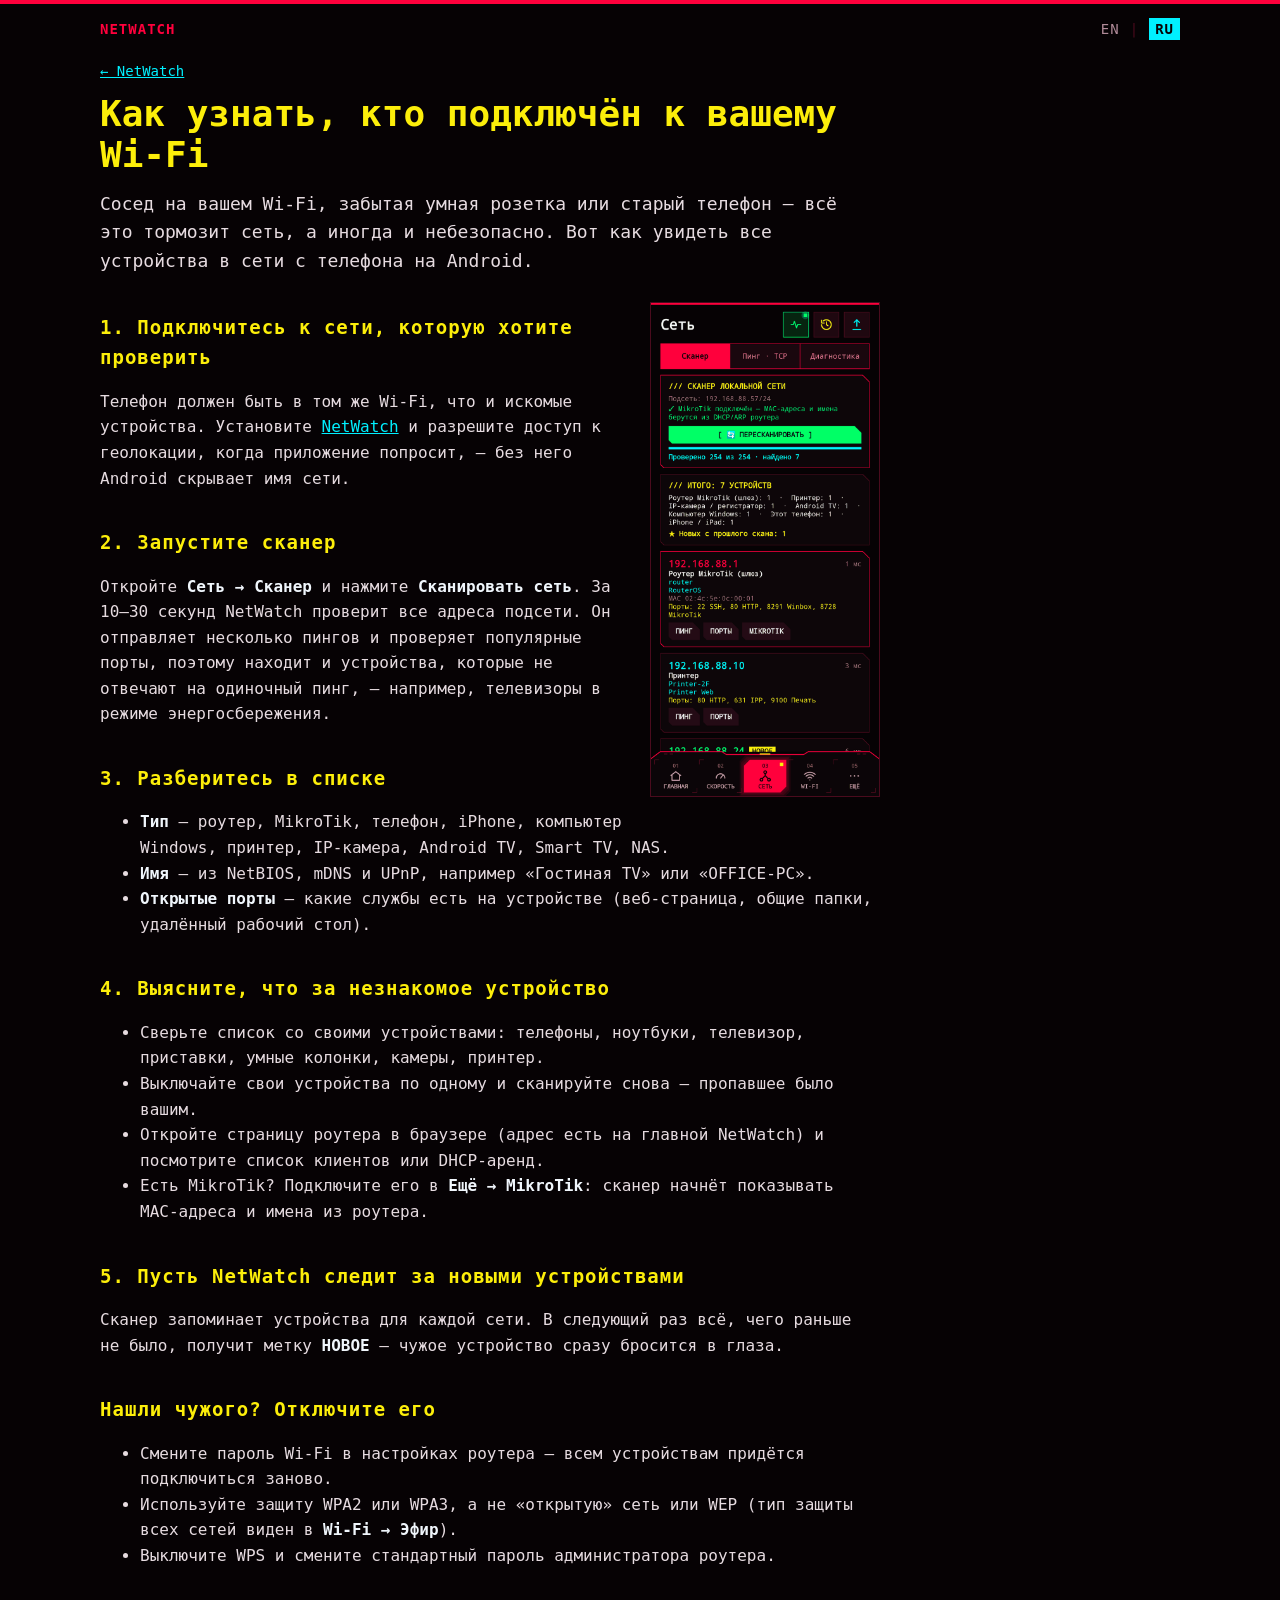
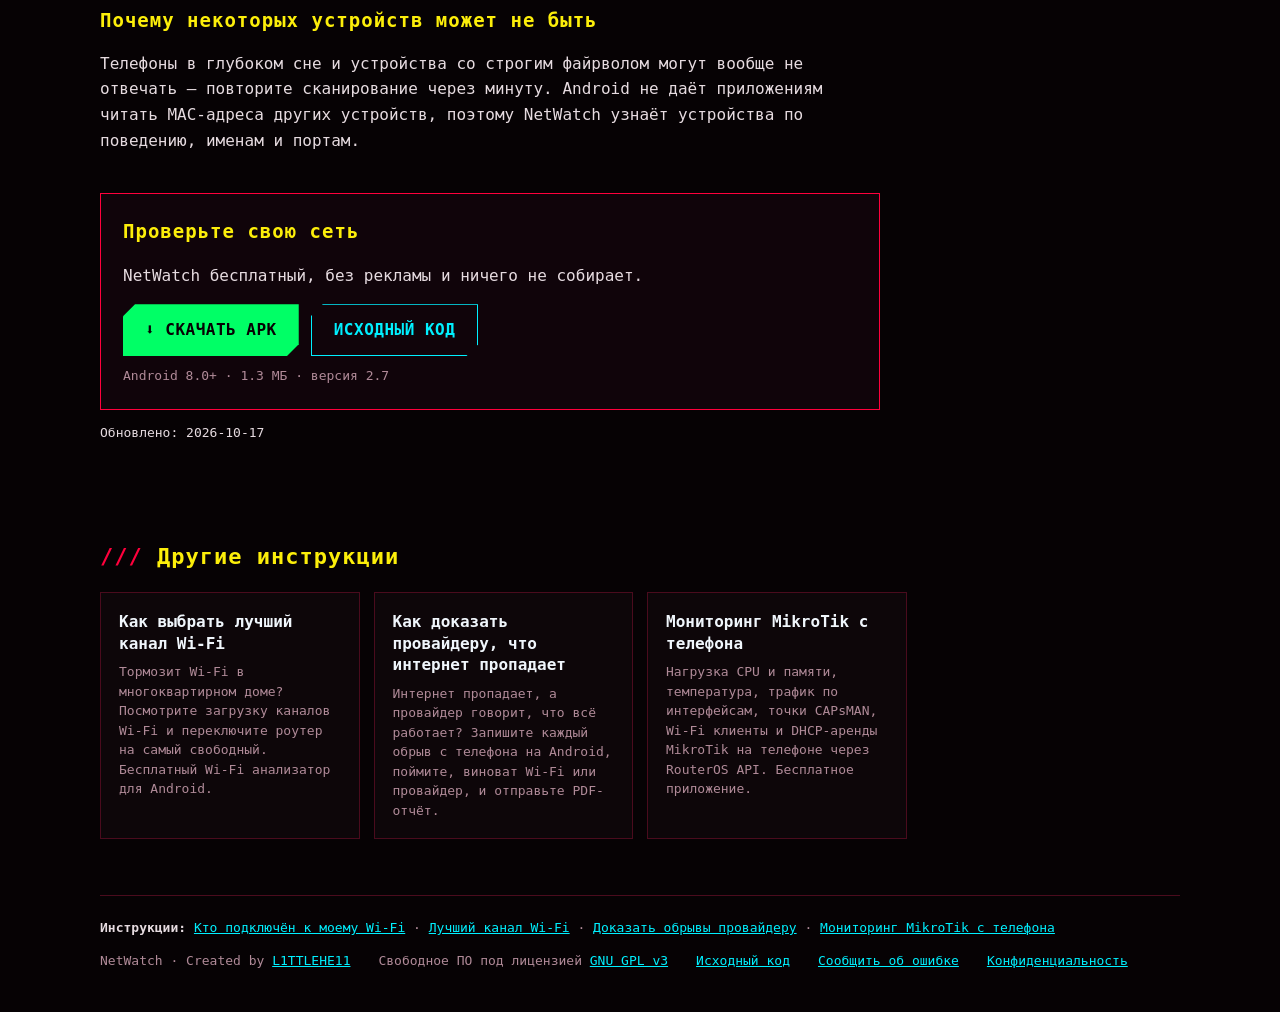
<file: docs/ru/who-is-on-my-wifi.html>
<!doctype html>
<html lang="ru">
<head>
<meta charset="utf-8">
<meta name="viewport" content="width=device-width, initial-scale=1">
<title>Как узнать, кто подключён к вашему Wi-Fi (Android)</title>
<meta name="description" content="Как за 30 секунд найти все устройства в своей Wi-Fi сети с телефона на Android, распознать чужие и отключить их. Бесплатно, без рекламы.">
<link rel="canonical" href="https://l1ttlehe11.github.io/NetWatch/ru/who-is-on-my-wifi.html">
<link rel="alternate" hreflang="en" href="https://l1ttlehe11.github.io/NetWatch/who-is-on-my-wifi.html">
<link rel="alternate" hreflang="ru" href="https://l1ttlehe11.github.io/NetWatch/ru/who-is-on-my-wifi.html">
<link rel="alternate" hreflang="x-default" href="https://l1ttlehe11.github.io/NetWatch/who-is-on-my-wifi.html">
<link rel="icon" type="image/png" href="../favicon.png">
<link rel="apple-touch-icon" href="../icon.png">
<meta name="theme-color" content="#060204">
<meta property="og:type" content="article">
<meta property="og:title" content="Как узнать, кто подключён к вашему Wi-Fi (Android)">
<meta property="og:description" content="Как за 30 секунд найти все устройства в своей Wi-Fi сети с телефона на Android, распознать чужие и отключить их. Бесплатно, без рекламы.">
<meta property="og:image" content="https://l1ttlehe11.github.io/NetWatch/og-ru.png">
<meta property="og:url" content="https://l1ttlehe11.github.io/NetWatch/ru/who-is-on-my-wifi.html">
<meta property="og:locale" content="ru_RU">
<meta property="og:locale:alternate" content="en_US">
<meta name="twitter:card" content="summary_large_image">
<script type="application/ld+json">
{
 "@context": "https://schema.org",
 "@type": "Article",
 "headline": "Как узнать, кто подключён к вашему Wi-Fi",
 "description": "Как за 30 секунд найти все устройства в своей Wi-Fi сети с телефона на Android, распознать чужие и отключить их. Бесплатно, без рекламы.",
 "inLanguage": "ru",
 "dateModified": "2026-10-17",
 "image": "https://l1ttlehe11.github.io/NetWatch/screenshots/ru/3_scan.png",
 "author": {
  "@type": "Person",
  "name": "L1TTLEHE11",
  "url": "https://github.com/L1TTLEHE11"
 },
 "mainEntityOfPage": "https://l1ttlehe11.github.io/NetWatch/ru/who-is-on-my-wifi.html"
}
</script>
<script type="application/ld+json">
{
 "@context": "https://schema.org",
 "@type": "BreadcrumbList",
 "itemListElement": [
  {
   "@type": "ListItem",
   "position": 1,
   "name": "NetWatch",
   "item": "https://l1ttlehe11.github.io/NetWatch/ru/"
  },
  {
   "@type": "ListItem",
   "position": 2,
   "name": "Кто подключён к моему Wi-Fi",
   "item": "https://l1ttlehe11.github.io/NetWatch/ru/who-is-on-my-wifi.html"
  }
 ]
}
</script>
<link rel="stylesheet" href="../site.css?v=99fa63cf">
</head>
<body class="doc">
<div class="top"></div>
<div class="wrap">
<nav class="bar"><a class="mark" href="./">NETWATCH</a><span class="links"></span><span class="lang"><a href="../who-is-on-my-wifi.html" hreflang="en" lang="en" data-lang="en">EN</a><span class="sep">|</span><b aria-current="true">RU</b></span></nav>
<main class="article">
  <p class="crumb"><a href="./">← NetWatch</a></p>
  <h1>Как узнать, кто подключён к вашему Wi-Fi</h1>
  <p class="lead">Сосед на вашем Wi-Fi, забытая умная розетка или старый телефон — всё это тормозит сеть, а иногда и небезопасно. Вот как увидеть все устройства в сети с телефона на Android.</p>
  <figure class="shot"><img src="../screenshots/ru/3_scan.png" alt="Как узнать, кто подключён к вашему Wi-Fi" width="720" height="1558"></figure>

<h2>1. Подключитесь к сети, которую хотите проверить</h2>
<p>Телефон должен быть в том же Wi-Fi, что и искомые устройства. Установите <a href="./">NetWatch</a> и разрешите доступ к геолокации, когда приложение попросит, — без него Android скрывает имя сети.</p>

<h2>2. Запустите сканер</h2>
<p>Откройте <b>Сеть → Сканер</b> и нажмите <b>Сканировать сеть</b>. За 10–30 секунд NetWatch проверит все адреса подсети. Он отправляет несколько пингов и проверяет популярные порты, поэтому находит и устройства, которые не отвечают на одиночный пинг, — например, телевизоры в режиме энергосбережения.</p>

<h2>3. Разберитесь в списке</h2>
<ul>
<li><b>Тип</b> — роутер, MikroTik, телефон, iPhone, компьютер Windows, принтер, IP-камера, Android TV, Smart TV, NAS.</li>
<li><b>Имя</b> — из NetBIOS, mDNS и UPnP, например «Гостиная TV» или «OFFICE-PC».</li>
<li><b>Открытые порты</b> — какие службы есть на устройстве (веб-страница, общие папки, удалённый рабочий стол).</li>
</ul>

<h2>4. Выясните, что за незнакомое устройство</h2>
<ul>
<li>Сверьте список со своими устройствами: телефоны, ноутбуки, телевизор, приставки, умные колонки, камеры, принтер.</li>
<li>Выключайте свои устройства по одному и сканируйте снова — пропавшее было вашим.</li>
<li>Откройте страницу роутера в браузере (адрес есть на главной NetWatch) и посмотрите список клиентов или DHCP-аренд.</li>
<li>Есть MikroTik? Подключите его в <b>Ещё → MikroTik</b>: сканер начнёт показывать MAC-адреса и имена из роутера.</li>
</ul>

<h2>5. Пусть NetWatch следит за новыми устройствами</h2>
<p>Сканер запоминает устройства для каждой сети. В следующий раз всё, чего раньше не было, получит метку <b>НОВОЕ</b> — чужое устройство сразу бросится в глаза.</p>

<h2>Нашли чужого? Отключите его</h2>
<ul>
<li>Смените пароль Wi-Fi в настройках роутера — всем устройствам придётся подключиться заново.</li>
<li>Используйте защиту WPA2 или WPA3, а не «открытую» сеть или WEP (тип защиты всех сетей виден в <b>Wi-Fi → Эфир</b>).</li>
<li>Выключите WPS и смените стандартный пароль администратора роутера.</li>
</ul>

<h2>Почему некоторых устройств может не быть</h2>
<p>Телефоны в глубоком сне и устройства со строгим файрволом могут вообще не отвечать — повторите сканирование через минуту. Android не даёт приложениям читать MAC-адреса других устройств, поэтому NetWatch узнаёт устройства по поведению, именам и портам.</p>

  <div class="gcta">
    <h2>Проверьте свою сеть</h2>
    <p>NetWatch бесплатный, без рекламы и ничего не собирает.</p>
    <div class="cta">
      <a class="btn main" href="https://github.com/L1TTLEHE11/NetWatch/raw/main/apk/NetWatch-2.7-universal.apk">⬇ СКАЧАТЬ APK</a>
      <a class="btn alt" href="https://github.com/L1TTLEHE11/NetWatch">ИСХОДНЫЙ КОД</a>
    </div>
    <div class="meta">Android 8.0+ · 1.3 МБ · версия 2.7</div>
  </div>
  <p class="mut">Обновлено: 2026-10-17</p>
</main>
<section>
  <h2>Другие инструкции</h2>
  <div class="guides">
    <a class="guide" href="best-wifi-channel.html"><b>Как выбрать лучший канал Wi-Fi</b><span>Тормозит Wi-Fi в многоквартирном доме? Посмотрите загрузку каналов Wi-Fi и переключите роутер на самый свободный. Бесплатный Wi-Fi анализатор для Android.</span></a>
    <a class="guide" href="prove-internet-outages.html"><b>Как доказать провайдеру, что интернет пропадает</b><span>Интернет пропадает, а провайдер говорит, что всё работает? Запишите каждый обрыв с телефона на Android, поймите, виноват Wi-Fi или провайдер, и отправьте PDF-отчёт.</span></a>
    <a class="guide" href="mikrotik-monitoring-android.html"><b>Мониторинг MikroTik с телефона</b><span>Нагрузка CPU и памяти, температура, трафик по интерфейсам, точки CAPsMAN, Wi-Fi клиенты и DHCP-аренды MikroTik на телефоне через RouterOS API. Бесплатное приложение.</span></a>
  </div>
</section>
<footer>
  <div class="fg"><b>Инструкции:</b> <a href="who-is-on-my-wifi.html">Кто подключён к моему Wi-Fi</a> · <a href="best-wifi-channel.html">Лучший канал Wi-Fi</a> · <a href="prove-internet-outages.html">Доказать обрывы провайдеру</a> · <a href="mikrotik-monitoring-android.html">Мониторинг MikroTik с телефона</a></div>
  <div class="fl">
  <span>NetWatch · Created by <a href="https://github.com/L1TTLEHE11">L1TTLEHE11</a></span>
  <span>Свободное ПО под лицензией <a href="https://github.com/L1TTLEHE11/NetWatch/blob/main/LICENSE">GNU GPL v3</a></span>
  <span><a href="https://github.com/L1TTLEHE11/NetWatch">Исходный код</a></span>
  <span><a href="https://github.com/L1TTLEHE11/NetWatch/issues">Сообщить об ошибке</a></span>
  <span><a href="privacy.html">Конфиденциальность</a></span>
  </div>
</footer>
</div>
<script>
document.addEventListener('click',function(e){var a=e.target.closest('a[data-lang]');if(a){try{localStorage.setItem('nw_lang',a.dataset.lang)}catch(_){}}});
</script>
</body>
</html>
</file>
<file: docs/site.css>
:root{--bg:#060204;--card:#0d0609;--line:#4a0b1d;--red:#ff003c;--yel:#fcee0a;--cyan:#00f0ff;--green:#00ff66;--text:#f0f6fc;--mut:#b08a98;--soft:#e6dbe0}
*{box-sizing:border-box}
html{scroll-behavior:smooth}
body{margin:0;background:var(--bg);color:var(--text);font:16px/1.6 ui-monospace,"JetBrains Mono","Cascadia Mono","Segoe UI Mono","DejaVu Sans Mono",Menlo,Consolas,monospace;
  background-image:linear-gradient(#14080e 1px,transparent 1px),linear-gradient(90deg,#14080e 1px,transparent 1px);background-size:32px 32px}
a{color:var(--cyan)}a:hover{color:var(--yel)}
img{max-width:100%;height:auto}
.top{height:4px;background:var(--red)}
.wrap{max-width:1120px;margin:0 auto;padding:0 20px}

/* top bar */
.bar{display:flex;align-items:center;gap:22px;padding:14px 0;font-size:14px;letter-spacing:1px}
.bar .mark{color:var(--red);font-weight:800;text-decoration:none}
.bar .links{display:flex;gap:18px;flex:1}
.bar .links a{color:var(--mut);text-decoration:none}.bar .links a:hover{color:var(--yel)}
.lang{display:flex;gap:10px;margin-left:auto}
.lang a{text-decoration:none;color:var(--mut)}.lang a:hover{color:var(--yel)}
.lang b{color:var(--bg);background:var(--cyan);padding:0 6px}
.lang .sep{color:var(--line)}

/* hero */
header.hero{display:grid;grid-template-columns:1.15fr .85fr;gap:40px;align-items:center;padding:36px 0 30px}
.logo{display:inline-block;background:var(--red);color:var(--bg);font-weight:800;font-size:clamp(18px,3vw,24px);padding:3px 12px;letter-spacing:.5px}
h1{font-size:clamp(28px,4.4vw,46px);line-height:1.15;margin:20px 0 14px;color:var(--yel)}
.lead{color:var(--soft);font-size:18px;margin:0 0 26px}
.dl{display:flex;gap:28px;align-items:flex-start;flex-wrap:wrap}
.cta{display:flex;flex-wrap:wrap;gap:12px;align-items:center}
.cta.center,.meta.center{justify-content:center;text-align:center}
.btn{display:inline-flex;align-items:center;gap:10px;min-height:52px;padding:0 22px;font:inherit;font-weight:800;letter-spacing:.5px;text-decoration:none;
  clip-path:polygon(12px 0,100% 0,100% calc(100% - 12px),calc(100% - 12px) 100%,0 100%,0 12px)}
.btn.main{background:var(--green);color:var(--bg)}
.btn.main:hover{background:var(--yel);color:var(--bg)}
.btn.alt{border:1px solid var(--cyan);color:var(--cyan)}
.meta{color:var(--mut);font-size:13px;margin-top:10px}
.qr{display:none;gap:14px;align-items:center;border:1px solid var(--line);background:var(--card);padding:10px 14px 10px 10px}
.qr svg{width:112px;height:112px;display:block}
.qr b{display:block;color:var(--text);font-size:14px}
.qr span{color:var(--mut);font-size:12px;display:block;max-width:170px}
@media (hover:hover) and (pointer:fine) and (min-width:861px){.qr{display:flex}}
.trust{list-style:none;padding:0;margin:26px 0 0;display:flex;flex-wrap:wrap;gap:8px 18px;color:var(--green);font-size:14px}
.trust li::before{content:"✓ ";color:var(--green)}
.phones{position:relative;height:540px}
.phones img{position:absolute;width:250px;border:2px solid var(--red);box-shadow:0 0 28px rgba(255,0,60,.45)}
.phones img:nth-child(1){left:0;top:30px}
.phones img:nth-child(2){right:0;top:0;border-color:var(--cyan);box-shadow:0 0 28px rgba(0,240,255,.4)}

/* sections */
section{margin-top:72px}
h2{font-size:22px;color:var(--yel);margin:0 0 18px;letter-spacing:1px}
h2::before{content:"/// ";color:var(--red)}
.sub{color:var(--mut);margin:-8px 0 20px}

.scen{display:grid;grid-template-columns:1fr 240px;gap:40px;align-items:center;padding:28px 0;border-top:1px solid var(--line)}
.scen.rev{grid-template-columns:240px 1fr}.scen.rev .crop{order:-1}
.scen .crop{width:240px;height:330px;overflow:hidden;border:1px solid var(--line);box-shadow:0 0 22px rgba(0,240,255,.12);
  -webkit-mask-image:linear-gradient(#000 75%,transparent);mask-image:linear-gradient(#000 75%,transparent)}
.scen .crop img{display:block;width:100%}
.scen .n{color:var(--red);font-size:12px;font-weight:800;letter-spacing:1px}
.scen h3{font-size:clamp(22px,3vw,28px);color:var(--text);margin:4px 0 10px;line-height:1.25}
.scen p{color:var(--soft);margin:0 0 12px}
.ticks{list-style:none;padding:0;margin:0 0 14px;color:var(--mut);font-size:14px}
.ticks li{padding-left:20px;position:relative;margin:4px 0}
.ticks li::before{content:"▸";color:var(--cyan);position:absolute;left:0}
.more{font-weight:800;text-decoration:none}

.grid{display:grid;grid-template-columns:repeat(auto-fill,minmax(240px,1fr));gap:14px}
.card{background:var(--card);border:1px solid var(--line);padding:18px}
.card b{display:block;color:var(--text);font-size:17px;margin-bottom:6px}
.card p{margin:0;color:var(--mut);font-size:14px}

.tablewrap{overflow-x:auto}
table.cmp{border-collapse:collapse;width:100%;min-width:520px;background:var(--card);font-size:15px}
.cmp th,.cmp td{border:1px solid var(--line);padding:10px 14px;text-align:left}
.cmp thead th{color:var(--mut);font-weight:400}
.cmp th[scope=row]{color:var(--soft);font-weight:400}
.cmp .yes{color:var(--green);font-weight:800}
.cmp td:not(.yes){color:var(--mut)}

.gallery{display:flex;gap:16px;overflow-x:auto;padding:4px 2px 14px;scroll-snap-type:x mandatory}
.gallery figure{margin:0;flex:0 0 200px;scroll-snap-align:start}
.gallery img{width:100%;display:block;border:1px solid var(--line)}
.gallery figcaption{color:var(--mut);font-size:13px;padding-top:6px}

.guides{display:grid;grid-template-columns:repeat(auto-fill,minmax(250px,1fr));gap:14px}
a.guide{display:block;background:var(--card);border:1px solid var(--line);padding:18px;text-decoration:none}
a.guide:hover{border-color:var(--cyan)}
a.guide b{display:block;color:var(--text);margin-bottom:8px;line-height:1.35}
a.guide span{color:var(--mut);font-size:13px;line-height:1.5;display:block}

.faq details{border:1px solid var(--line);background:var(--card);margin-bottom:8px}
.faq summary{cursor:pointer;padding:14px 18px;font-weight:800;color:var(--text);list-style:none}
.faq summary::-webkit-details-marker{display:none}
.faq summary::before{content:"+ ";color:var(--red)}
.faq details[open] summary::before{content:"− "}
.faq details p,.faq details ol{margin:0;padding:0 18px 16px 18px;color:var(--soft)}
.faq details ol{padding-left:40px}

.final{text-align:center;border:1px solid var(--red);background:#10040a;padding:36px 20px}
.final h2::before{content:none}
.final .sub{margin:0 0 22px}

footer{border-top:1px solid var(--line);margin-top:56px;padding:22px 0 40px;color:var(--mut);font-size:13px}
footer .fg{margin-bottom:12px}footer .fg b{color:var(--soft)}
footer .fl{display:flex;flex-wrap:wrap;gap:10px 28px}

/* guides and privacy */
body.doc{background-image:none}
.article{max-width:780px;padding-bottom:10px}
.article h1{font-size:clamp(26px,4vw,36px);margin:10px 0 14px}
.article h2{font-size:19px;margin:36px 0 10px}
.article h2::before{content:none}
.article p,.article li{color:var(--soft)}
.article b{color:var(--text)}
.article pre{background:var(--card);border:1px solid var(--line);padding:12px 14px;overflow-x:auto;color:var(--green);font-size:14px}
.article .shot{float:right;margin:0 0 16px 28px;width:230px}
.article .shot img{border:1px solid var(--line)}
.crumb{margin:6px 0 0;font-size:14px}
.gcta{clear:both;border:1px solid var(--red);background:#10040a;padding:22px;margin-top:40px}
.gcta h2{margin-top:0}
.mut{color:var(--mut);font-size:13px}

@media (max-width:860px){
  .bar .links{display:none}
  header.hero{grid-template-columns:1fr;padding-top:18px}
  .phones{height:400px;max-width:420px}
  .phones img{width:190px}
  .scen,.scen.rev{grid-template-columns:1fr;gap:18px}
  .scen.rev .crop{order:0}
  .scen .crop{width:220px;height:300px}
  .article .shot{float:none;margin:0 0 16px;width:200px}
}
@media (max-width:420px){.phones img{width:160px}.phones{height:340px}}
</file>
